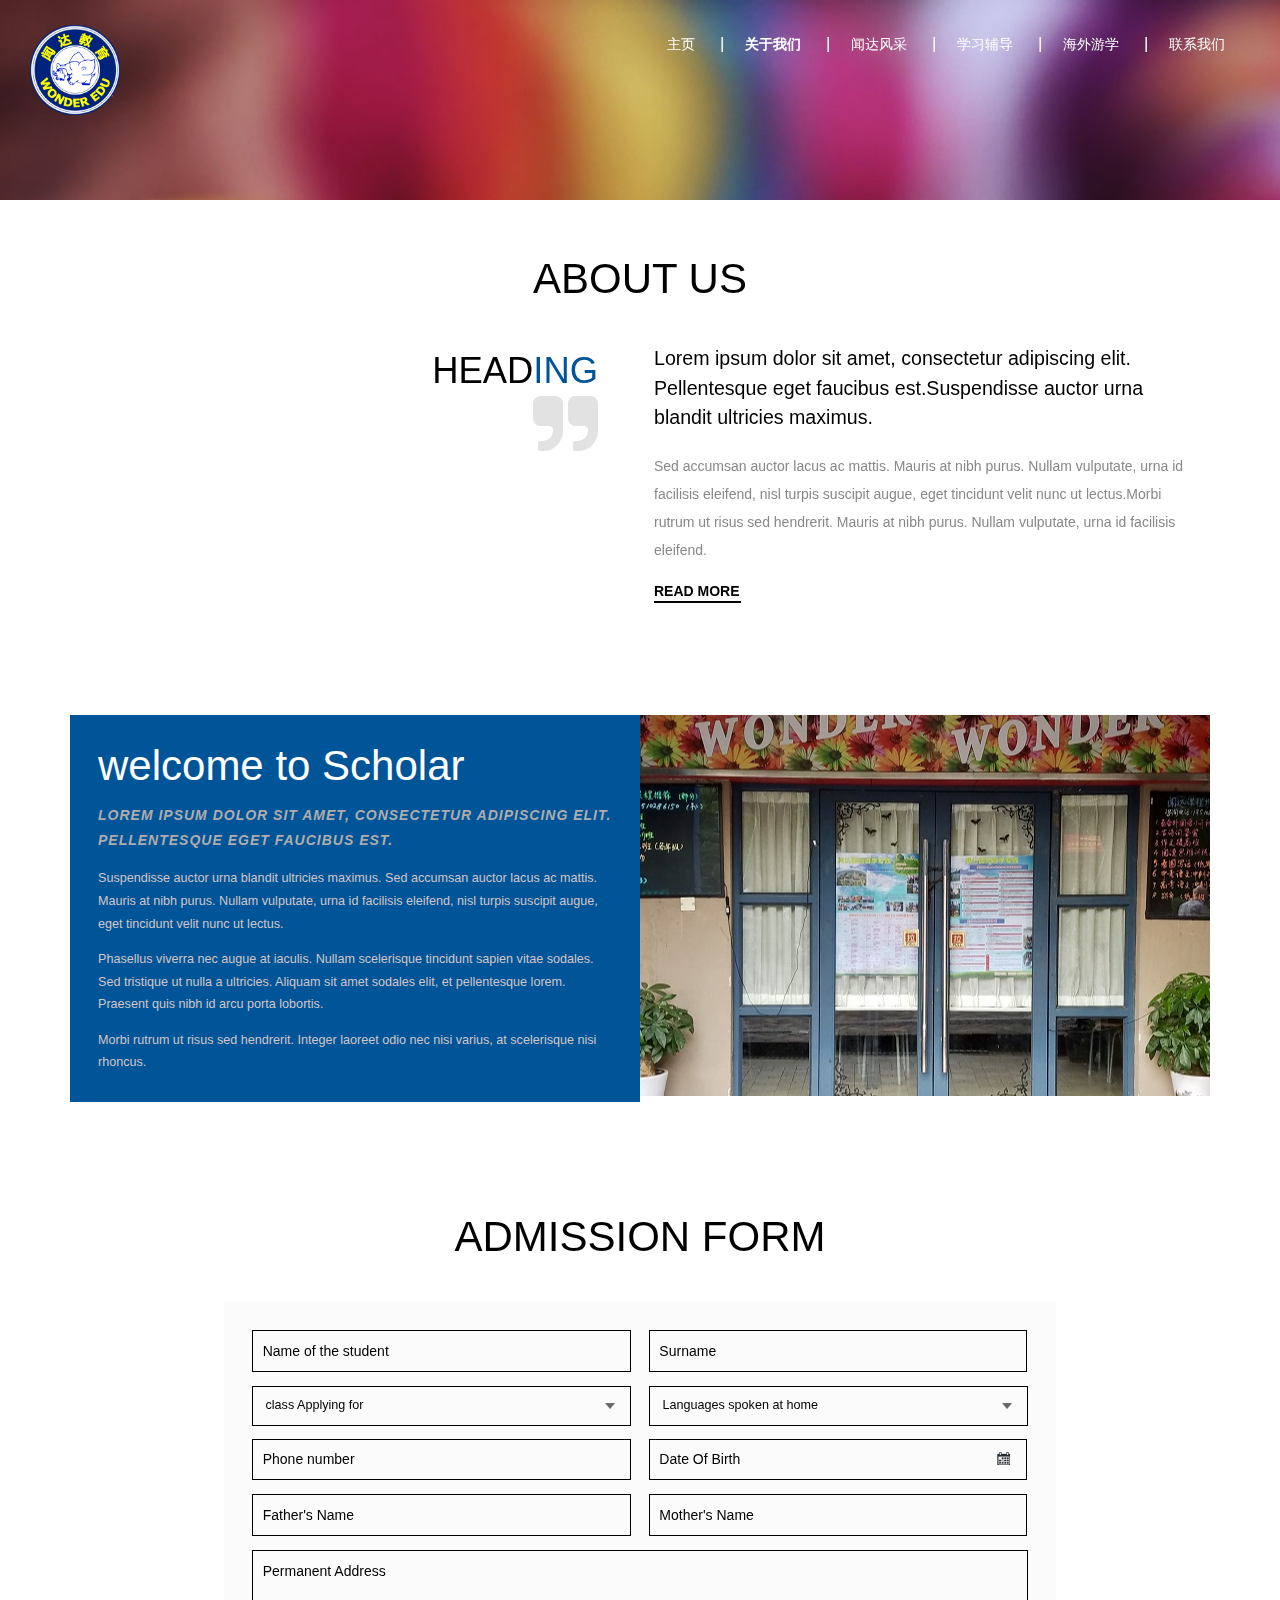
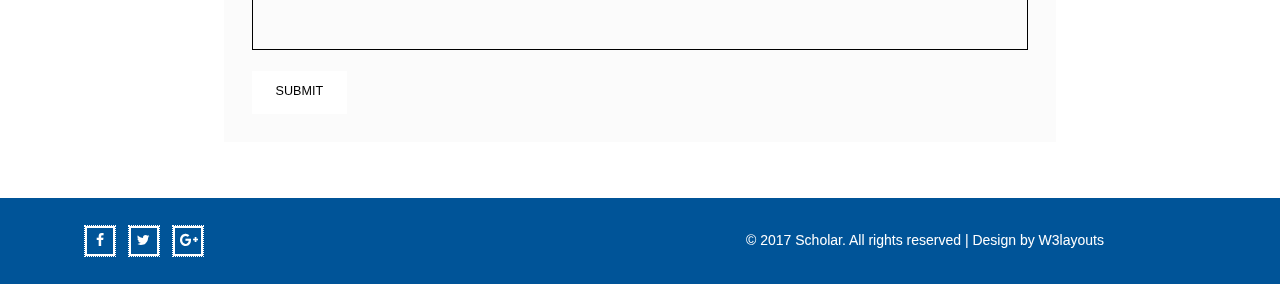
<file: html/about.html>
<!--Author: W3layouts
Author URL: http://w3layouts.com
License: Creative Commons Attribution 3.0 Unported
License URL: http://creativecommons.org/licenses/by/3.0/
-->
<!DOCTYPE HTML>
<html lang="zh">
<head>
<link rel="icon" href="images/logo.png">
<title>闻达教育</title>
<meta name="viewport" content="width=device-width, initial-scale=1">
<meta http-equiv="Content-Type" content="text/html; charset=utf-8" />
<meta name="keywords" content="Scholar Responsive web template, Bootstrap Web Templates, Flat Web Templates, Android Compatible web template, 
Smartphone Compatible web template, free webdesigns for Nokia, Samsung, LG, SonyEricsson, Motorola web design" />
<!-- css files -->
<link href="css/bootstrap.css" rel="stylesheet" type="text/css" media="all" />
<link href="css/font-awesome.css" rel="stylesheet" type="text/css" media="all" />
<link rel="stylesheet" type="text/css" href="css/set2.css" />
<link href="css/imagelightbox.css" rel="stylesheet" type="text/css">
<link href="css/style.css" rel="stylesheet" type="text/css" media="all" />
<!-- /css files -->
<!-- fonts -->
<script src="js/jquery-1.11.1.min.js"></script>
<script src="js/bootstrap.js"></script>
</head>
<body>
<!-- navigation -->
<div class="navbar-wrapper">
    <div class="container-fluid">
		<nav class="navbar navbar-inverse navbar-static-top cl-effect-5">
			<div class="container">
				<div class="navbar-header">
					<button type="button" class="navbar-toggle collapsed" data-toggle="collapse" data-target="#navbar" aria-expanded="false" aria-controls="navbar">
						<span class="sr-only">Toggle navigation</span>
						<span class="icon-bar"></span>
						<span class="icon-bar"></span>
						<span class="icon-bar"></span>
					</button>
					<a class="navbar-brand" href="index.html"><img style="width:90px;height:90px;" src="images/logo.png" alt="home" /></a>
				</div>
				<div id="navbar" class="navbar-collapse collapse">
					<ul class="nav navbar-nav navbar-right">
						<li><a href="index.html"><span data-hover="主页">主页</span></a></li>
						<li class="active"><a href="about.html"><span data-hover="关于我们">关于我们</span></a><span class="line1">|</span></li>
						<li><a href="gallery.html"><span data-hover="闻达风采">闻达风采</span></a><span class="line1">|</span></li>
						<li><a href="service.html"><span data-hover="学习辅导">学习辅导</span></a><span class="line1">|</span></li>
						<li><a href="service.html"><span data-hover="海外游学">海外游学</span></a><span class="line1">|</span></li>
						<li><a href="contact.html"><span data-hover="联系我们">联系我们</span></a><span class="line1">|</span></li>
					</ul>
				</div>
			</div>
        </nav>
	</div>
</div>	
<!-- //navigation -->
<!--//banner section starts here-->
    <!-- Slider  -->
    <div class="jarallax agile-about-bg"></div>
     <!-- /Slider  -->
<!--//banner-->
<!-- about -->
<div class="jarallax w3ls-about agile-section" id="about">
	<div class="container">
		<h3 class="agileits-title head">About us</h3>
		<div class="w3-agileits-about-grids">
			<div class="col-md-6 col-sm-6 col-xs-6 agile-about-bottom-left">
				<h3 class="agileits-title">Head<span>ing</span></h3>
				<i class="fa fa-quote-right" aria-hidden="true"></i>
			</div>
			<div class="col-md-6 col-sm-6 col-xs-6  agile-about-bottom-right">
				<h5>Lorem ipsum dolor sit amet, consectetur adipiscing elit. Pellentesque eget faucibus est.Suspendisse auctor urna blandit ultricies maximus. </h5>
				<p>Sed accumsan auctor lacus ac mattis. Mauris at nibh purus. Nullam vulputate, urna id facilisis eleifend, nisl turpis suscipit augue, eget tincidunt velit nunc ut lectus.Morbi rutrum ut risus sed hendrerit. Mauris at nibh purus. Nullam vulputate, urna id facilisis eleifend.</p>
				<div class="w3-button">
					<a href="#" data-toggle="modal" data-target="#myModal">Read More</a>
				</div>
			</div>
			<div class="clearfix"> </div>
		</div>
	</div>
</div>
<!-- about bottom-->
<div class="jarallax w3ls-about agile-section">
	<div class="container">
		<div class="w3-agileits-about-grids">
			<div class="col-md-6 agile-about-left">
				<h2 class="agileits-title">welcome to Scholar </h2>
				<h5>Lorem ipsum dolor sit amet, consectetur adipiscing elit. Pellentesque eget faucibus est.</h5>
				<p>Suspendisse auctor urna blandit ultricies maximus. Sed accumsan auctor lacus ac mattis. Mauris at nibh purus. Nullam vulputate, urna id facilisis eleifend, nisl turpis suscipit augue, eget tincidunt velit nunc ut lectus. <span>Phasellus viverra nec augue at iaculis. Nullam scelerisque tincidunt sapien vitae sodales. Sed tristique ut nulla a ultricies. Aliquam sit amet sodales elit, et pellentesque lorem. Praesent quis nibh id arcu porta lobortis.</span> Morbi rutrum ut risus sed hendrerit. Integer laoreet odio nec nisi varius, at scelerisque nisi rhoncus.</p>
			</div>
			<div class="col-md-6 agile-about-right"></div>
			<div class="clearfix"> </div>
		</div>
	</div>
</div>
<!-- //about bottom -->
<!-- //about -->
<!-- admission form -->
<div class="jarallax w3ls-about-form agile-section">
	<div class="container">
		<h3 class="agileits-title">Admission form</h3>
		<div class="about-adm-form-w3l">
			<form action="#" method="post">
				<input type="text" class="name" name="name" placeholder="Name of the student" required="">
				<input type="text" class="name" name="name" placeholder="Surname" required="">
				<div class="section_class_agileits">
					<select required>
						<option value="">class Applying for</option>
						<option value="2">V</option>
						<option value="3">VI</option>
						<option value="4">VII</option>
						<option value="5">IX</option>
						<option value="5">X</option>
					</select>
				</div>	
				<div class="section_class_agileits s2">
					<select required>
						<option value="">Languages spoken at home</option>
						<option value="2">English</option>
						<option value="3">Hindi</option>
						<option value="4">Bengali</option>
					</select>
				</div>	
				<div class="clearfix"></div>
				<input type="text" class="name" name="name" placeholder="Phone number" required="">
				<input placeholder="Date Of Birth" class="date" id="datepicker" type="text" value="" onfocus="this.value = '';" onblur="if (this.value == '') {this.value = '';}" required=""/>
				<input type="text" class="name" name="name" placeholder="Father's Name" required="">
				<input type="text" class="name" name="name" placeholder="Mother's Name" required="">
				<textarea placeholder="Permanent Address" required=""></textarea>
				<input type="submit" value="SUBMIT">
			</form>
		</div>
	</div>
</div>	
<!--start-date-piker-->
		<link rel="stylesheet" href="css/jquery-ui.css" />
		<script src="js/jquery-ui.js"></script>
			<script>
				$(function() {
				$( "#datepicker,#datepicker1" ).datepicker();
				});
			</script>
<!-- /End-date-piker -->	
<!-- //admission form -->
<!-- Tooltip -->
<div class="tooltip-content">
	<div class="modal fade features-modal" id="myModal" tabindex="-1" role="dialog" aria-hidden="true">
		<div class="modal-dialog modal-md">
			<div class="modal-content">
				<div class="modal-header">
					<button type="button" class="close" data-dismiss="modal" aria-hidden="true">&times;</button>
					<h2 class="modal-title">Scholar </h2>
				</div>
				<div class="modal-body">
					<img src="images/a2.jpg" class="img-responsive" alt="image">
					<p>Fusce et congue nibh, ut ullamcorper magna. Donec ac massa tincidunt, fringilla sapien vel, tempus massa. Vestibulum felis leo, tincidunt sit amet tristique accumsan. In vitae dapibus metus. Donec nec massa non nulla mattis aliquam egestas et mi.</p>
				</div>
			</div>
		</div>
	</div>
</div>
<!-- //Tooltip -->
<!-- footer -->
<div class="agileits_w3layouts-footer">
	<div class="container">
		<div class="agileinfo-footer">
			<div class="col-md-6 col-sm-6 social-icons">
				<ul>
					<li><a href="#" class="fa fa-facebook icon-border facebook"> </a></li>
					<li><a href="#" class="fa fa-twitter  icon-border twitter"> </a></li>
					<li><a href="#" class="fa fa-google-plus  icon-border googleplus"> </a></li>
				</ul>
			</div>
			<div class="col-md-6 col-sm-6 w3_agile-copyright text-center">
				<p>© 2017 Scholar. All rights reserved | Design by <a href="//w3layouts.com/">W3layouts</a></p>
			</div>
		</div>
	</div>
</div>
<!-- //footer -->
<script src="js/imagelightbox.js"></script>
<script src="js/jarallax.js"></script>
<script src="js/SmoothScroll.min.js"></script>
<script type="text/javascript">
	/* init Jarallax */
	$('.jarallax').jarallax({
		speed: 0.5,
		imgWidth: 1366,
		imgHeight: 768
	})
</script>
<!-- here starts scrolling icon -->
		<script type="text/javascript">
			$(document).ready(function() {
				/*
					var defaults = {
					containerID: 'toTop', // fading element id
					containerHoverID: 'toTopHover', // fading element hover id
					scrollSpeed: 1200,
					easingType: 'linear' 
					};
				*/
										
				$().UItoTop({ easingType: 'easeOutQuart' });
									
				});
		</script>
		
		<!-- start-smoth-scrolling -->
		<script type="text/javascript" src="js/move-top.js"></script>
		<script type="text/javascript" src="js/easing.js"></script>
		<script type="text/javascript">
			jQuery(document).ready(function($) {
				$(".scroll").click(function(event){		
					event.preventDefault();
					$('html,body').animate({scrollTop:$(this.hash).offset().top},1000);
				});
			});
		</script>
		<!-- /ends-smoth-scrolling -->
	<!-- //here ends scrolling icon -->
</body>
</html>
</file>
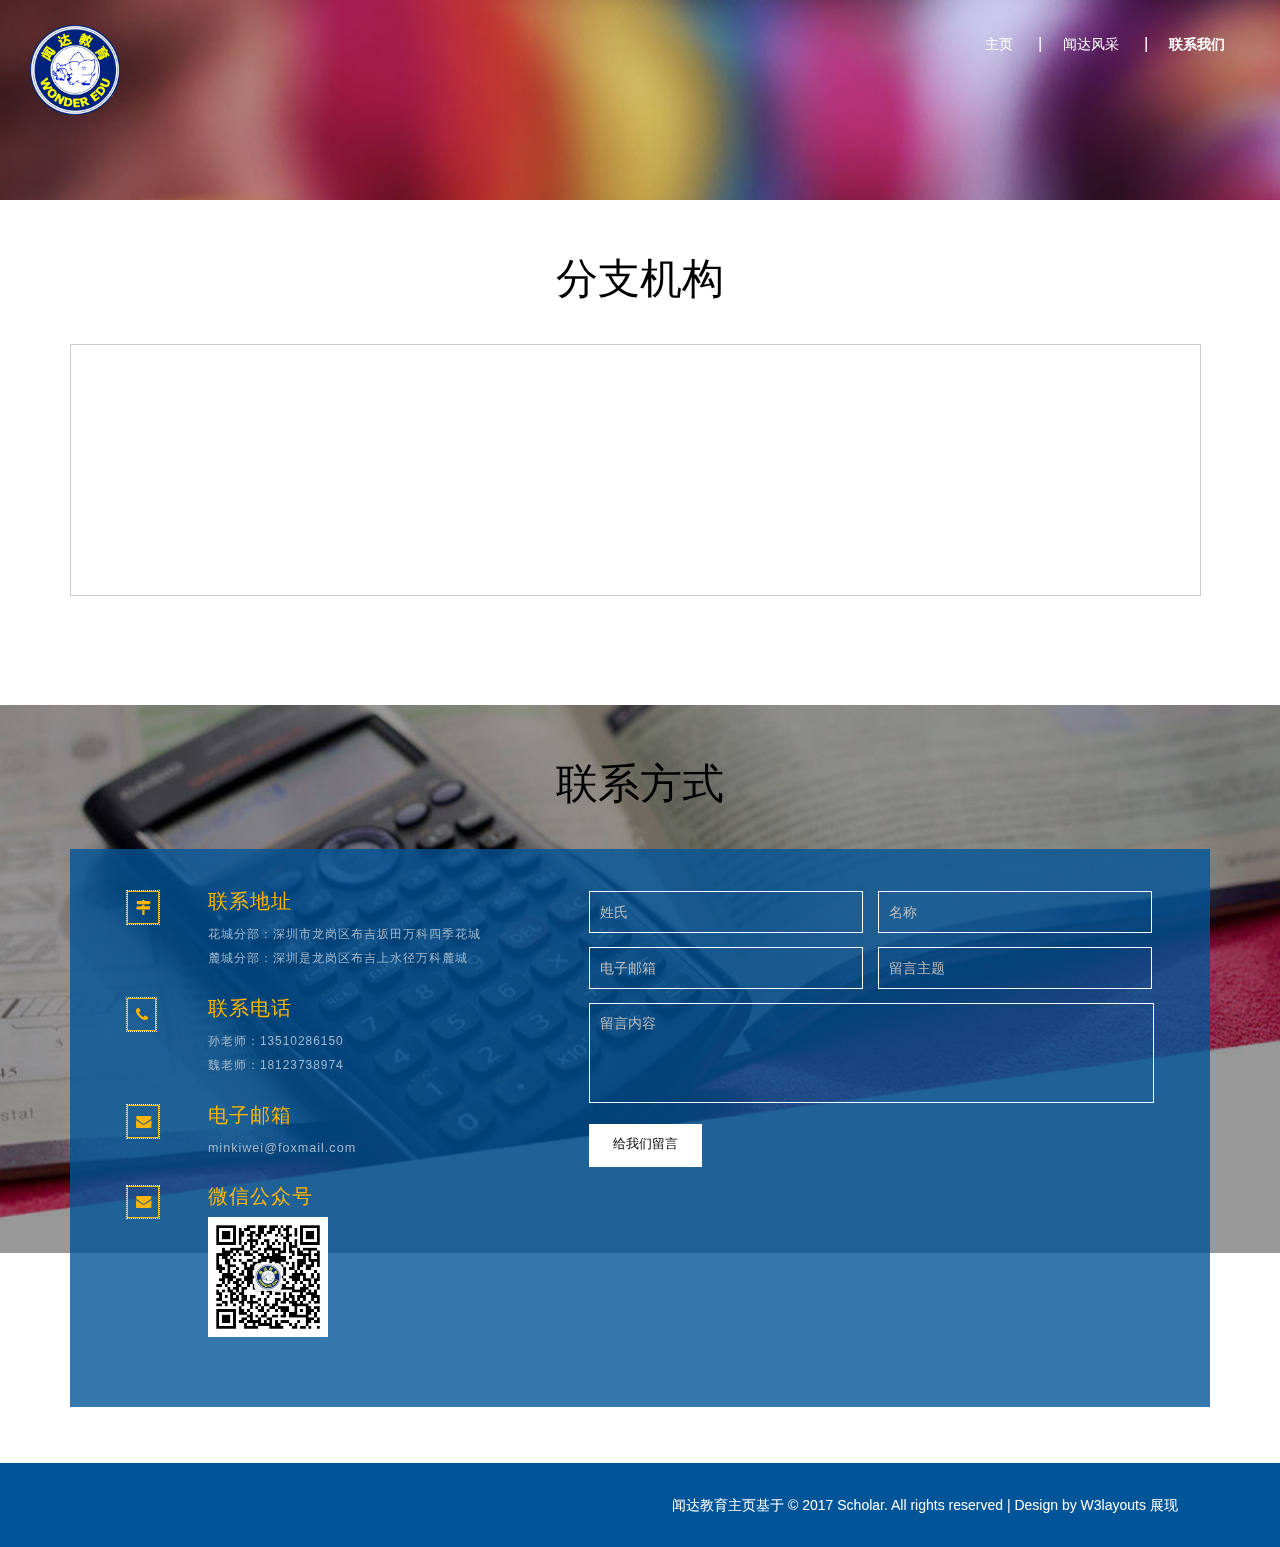
<file: html/contact.html>
<!--Author: W3layouts
Author URL: http://w3layouts.com
License: Creative Commons Attribution 3.0 Unported
License URL: http://creativecommons.org/licenses/by/3.0/
-->
<!DOCTYPE HTML>
<html lang="zh">
<head>
<link rel="icon" href="images/logo.png">
<title>闻达教育</title>
<meta name="viewport" content="width=device-width, initial-scale=1">
<meta http-equiv="Content-Type" content="text/html; charset=utf-8" />
<meta name="keywords" content="Scholar Responsive web template, Bootstrap Web Templates, Flat Web Templates, Android Compatible web template, 
Smartphone Compatible web template, free webdesigns for Nokia, Samsung, LG, SonyEricsson, Motorola web design" />
<!-- css files -->
<link href="css/bootstrap.css" rel="stylesheet" type="text/css" media="all" />
<link href="css/font-awesome.css" rel="stylesheet" type="text/css" media="all" />
<link rel="stylesheet" type="text/css" href="css/set2.css" />
<link href="css/imagelightbox.css" rel="stylesheet" type="text/css">
<link href="css/style.css" rel="stylesheet" type="text/css" media="all" />
<!-- /css files -->
<!-- fonts -->
<script src="js/jquery-1.11.1.min.js"></script>
<script src="js/bootstrap.js"></script>
</head>
<body>
<!-- navigation -->
<div class="navbar-wrapper">
    <div class="container-fluid">
		<nav class="navbar navbar-inverse navbar-static-top cl-effect-5">
			<div class="container">
				<div class="navbar-header">
					<button type="button" class="navbar-toggle collapsed" data-toggle="collapse" data-target="#navbar" aria-expanded="false" aria-controls="navbar">
						<span class="sr-only">Toggle navigation</span>
						<span class="icon-bar"></span>
						<span class="icon-bar"></span>
						<span class="icon-bar"></span>
					</button>
					<a class="navbar-brand" href="index.html"><img style="width:90px;height:90px;" src="images/logo.png" alt="home" /></a>
				</div>
				<div id="navbar" class="navbar-collapse collapse">
					<ul class="nav navbar-nav navbar-right">
						<li><a href="index.html"><span data-hover="主页">主页</span></a></li>
						<li><a href="gallery.html"><span data-hover="闻达风采">闻达风采</span></a><span class="line1">|</span></li>
						<li class="active"><a href="contact.html"><span data-hover="联系我们">联系我们</span></a><span class="line1">|</span></li>
					</ul>
				</div>
			</div>
        </nav>
	</div>
</div>	
<!-- //navigation -->
<!--//banner section starts here-->
    <!-- Slider  -->
    <div class="jarallax agile-about-bg"></div>
     <!-- /Slider  -->
<!--//banner-->
<!-- map -->
<div class="jarallax agileits_w3layouts-map agile-section">
	<div class="container">
		<h3 class="agileits-title">分支机构</h3>
		<iframe src="map.html" style="border:0" allowfullscreen></iframe>
	</div>
</div>
<!-- //map -->
<!-- contact -->
<div class="jarallax agileits-contact agile-section" id="contact">
	<div class="container">
		<h3 class="agileits-title">联系方式</h3>
		<div class="w3agile-contact">
			<div class="col-md-5 col-sm-5 col-xs-6 w3_agileits-contact-left">
				<div class="wthree-address">
					<div class="col-md-2 col-sm-1 col-xs-1 agile-icon">
						<span class="fa fa-map-signs" aria-hidden="true"></span>
					</div>
					<div class="col-md-10 col-sm-11 col-xs-11 w3_agile-contact-text">
						<h5>联系地址</h5>
						<p>花城分部：深圳市龙岗区布吉坂田万科四季花城</p>
						<p>麓城分部：深圳是龙岗区布吉上水径万科麓城</p>
					</div>
					<div class="clearfix"></div>
				</div>	
				<div class="wthree-address">
					<div class="col-md-2 col-sm-1 col-xs-1 agile-icon">
						<span class="fa fa-phone" aria-hidden="true"></span>
					</div>	
					<div class="col-md-10 col-sm-11 col-xs-11 w3_agile-contact-text">
						<h5>联系电话</h5>
						<p>孙老师：13510286150</p>
						<p>魏老师：18123738974</p>
					</div>
					<div class="clearfix"></div>
				</div>
				<div class="wthree-address">
					<div class="col-md-2 col-sm-1 col-xs-1 agile-icon">
							<span class="fa fa-envelope" aria-hidden="true"></span>
					</div>	
					<div class="col-md-10 col-sm-11 col-xs-11  w3_agile-contact-text">
						<h5>电子邮箱</h5>
						<a href="mailto:info@example.com">minkiwei@foxmail.com</a>
					</div>
					<div class="clearfix"></div>
				</div>	
				<div class="wthree-address">
					<div class="col-md-2 col-sm-1 col-xs-1 agile-icon">
							<span class="fa fa-envelope" aria-hidden="true"></span>
					</div>
					<div class="col-md-10 col-sm-11 col-xs-11  w3_agile-contact-text">
						<h5>微信公众号</h5>
						<img style="width:120px;height:120px;" src="images/qr.jpg" alt="home" />
					</div>
					<div class="clearfix"></div>
				</div>			
				<div class="clearfix"></div>
			</div>
			<div class="col-md-7 col-sm-7 col-xs-6 contact-right-w3l">
				<form action="#" method="post">
					<input type="text" class="name" name="name" placeholder="姓氏" required="">
					<input type="text" class="name" name="name" placeholder="名称" required="">
					<input type="email" class="name" name="name" placeholder="电子邮箱" required="">
					<input type="text" class="name" name="name" placeholder="留言主题" required="">
					<textarea placeholder="留言内容" required=""></textarea>
					<input type="submit" value="给我们留言">
				</form>
			</div>
			<div class="clearfix"></div>
		</div>
	</div>	
</div>
<!-- //contact -->
<!-- footer -->
<div class="agileits_w3layouts-footer">
	<div class="container">
		<div class="agileinfo-footer">
			<div class="col-md-6 col-sm-6 social-icons">
			</div>
			<div class="col-md-6 col-sm-6 w3_agile-copyright text-center">
				<p>闻达教育主页基于 © 2017 Scholar. All rights reserved | Design by <a href="//w3layouts.com/">W3layouts</a> 展现</p>
			</div>
		</div>
	</div>
</div>
<!-- //footer -->
<script src="js/jarallax.js"></script>
<script src="js/SmoothScroll.min.js"></script>
<script type="text/javascript">
	/* init Jarallax */
	$('.jarallax').jarallax({
		speed: 0.5,
		imgWidth: 1366,
		imgHeight: 768
	})
</script>
<!-- here starts scrolling icon -->
		<script type="text/javascript">
			$(document).ready(function() {
				/*
					var defaults = {
					containerID: 'toTop', // fading element id
					containerHoverID: 'toTopHover', // fading element hover id
					scrollSpeed: 1200,
					easingType: 'linear' 
					};
				*/
										
				$().UItoTop({ easingType: 'easeOutQuart' });
									
				});
		</script>
		
		<!-- start-smoth-scrolling -->
		<script type="text/javascript" src="js/move-top.js"></script>
		<script type="text/javascript" src="js/easing.js"></script>
		<script type="text/javascript">
			jQuery(document).ready(function($) {
				$(".scroll").click(function(event){		
					event.preventDefault();
					$('html,body').animate({scrollTop:$(this.hash).offset().top},1000);
				});
			});
		</script>
		<!-- /ends-smoth-scrolling -->
	<!-- //here ends scrolling icon -->
</body>
</html>
</file>
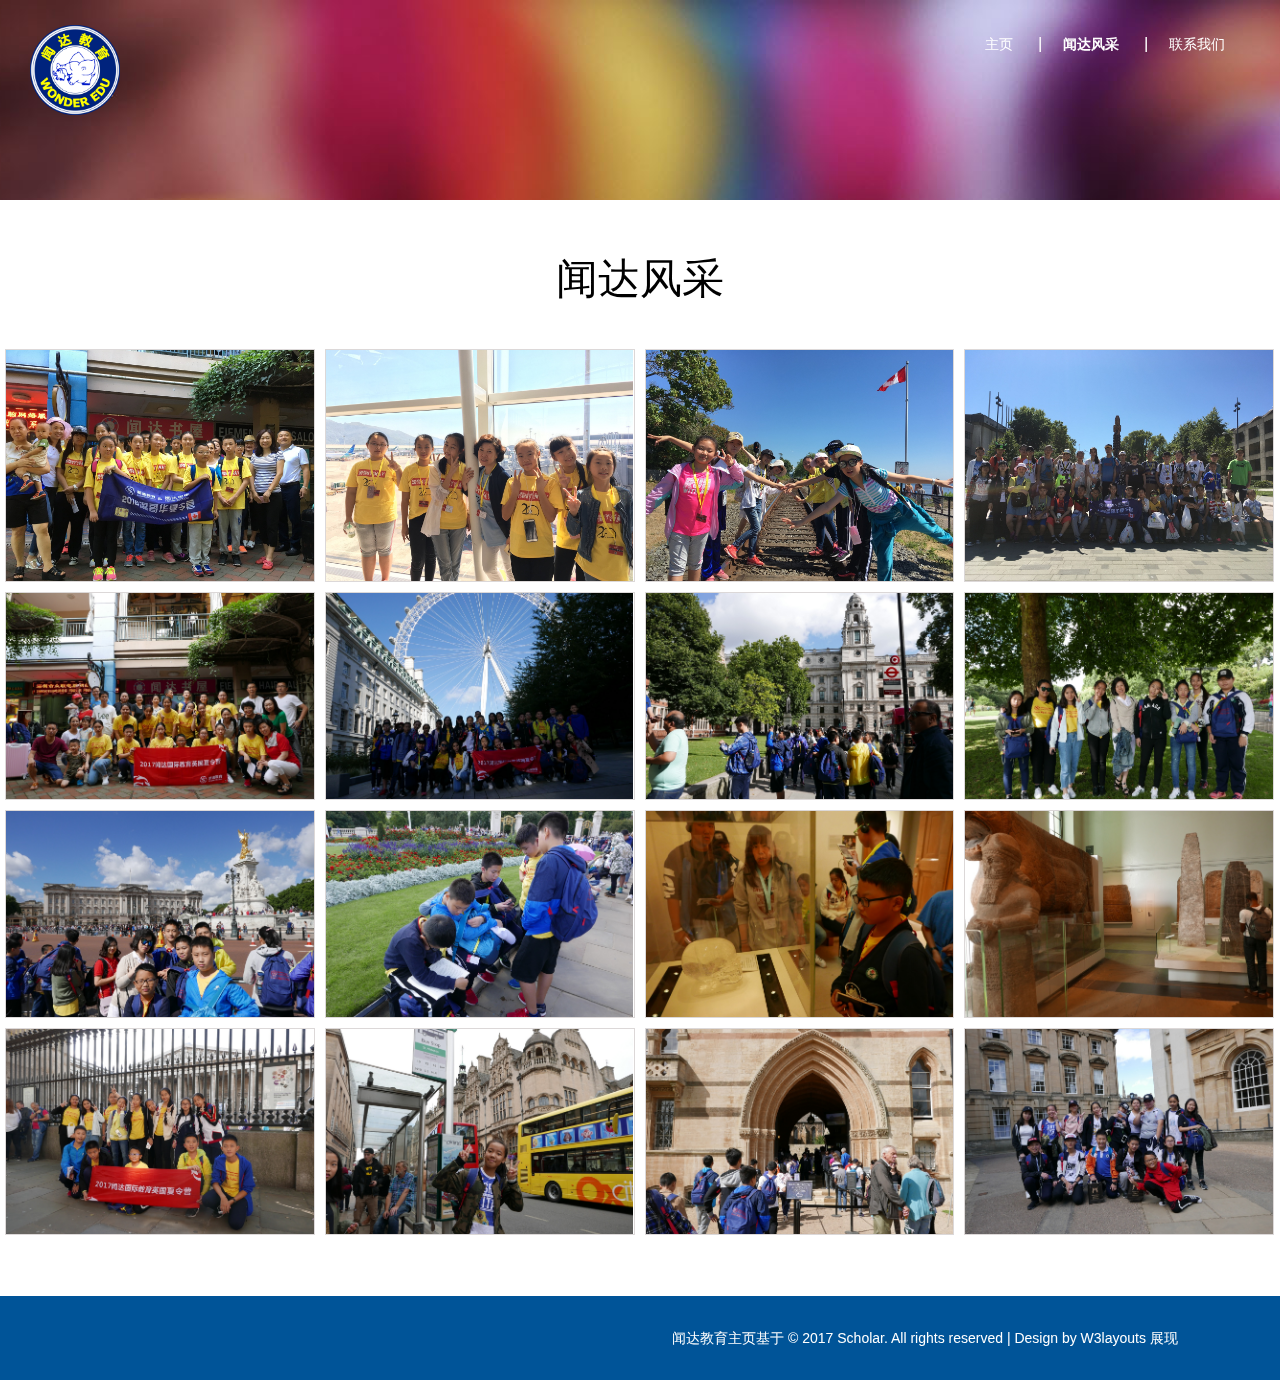
<file: html/gallery.html>
<!--Author: W3layouts
Author URL: http://w3layouts.com
License: Creative Commons Attribution 3.0 Unported
License URL: http://creativecommons.org/licenses/by/3.0/
-->
<!DOCTYPE HTML>
<html lang="zh">
<head>
<link rel="icon" href="images/logo.png">
<title>闻达教育</title>
<meta name="viewport" content="width=device-width, initial-scale=1">
<meta http-equiv="Content-Type" content="text/html; charset=utf-8" />
<meta name="keywords" content="Scholar Responsive web template, Bootstrap Web Templates, Flat Web Templates, Android Compatible web template, 
Smartphone Compatible web template, free webdesigns for Nokia, Samsung, LG, SonyEricsson, Motorola web design" />
<!-- css files -->
<link href="css/bootstrap.css" rel="stylesheet" type="text/css" media="all" />
<link href="css/font-awesome.css" rel="stylesheet" type="text/css" media="all" />
<link rel="stylesheet" type="text/css" href="css/set2.css" />
<link href="css/imagelightbox.css" rel="stylesheet" type="text/css">
<link href="css/style.css" rel="stylesheet" type="text/css" media="all" />
<!-- /css files -->
<!-- fonts -->
<script src="js/jquery-1.11.1.min.js"></script>
<script src="js/bootstrap.js"></script>
</head>
<body>
<!-- navigation -->
<div class="navbar-wrapper">
    <div class="container-fluid">
		<nav class="navbar navbar-inverse navbar-static-top cl-effect-5">
			<div class="container">
				<div class="navbar-header">
					<button type="button" class="navbar-toggle collapsed" data-toggle="collapse" data-target="#navbar" aria-expanded="false" aria-controls="navbar">
						<span class="sr-only">Toggle navigation</span>
						<span class="icon-bar"></span>
						<span class="icon-bar"></span>
						<span class="icon-bar"></span>
					</button>
					<a class="navbar-brand" href="index.html"><img style="width:90px;height:90px;" src="images/logo.png" alt="home" /></a>
				</div>
				<div id="navbar" class="navbar-collapse collapse">
					<ul class="nav navbar-nav navbar-right">
						<li><a href="index.html"><span data-hover="主页">主页</span></a></li>
						<li class="active"><a href="gallery.html"><span data-hover="闻达风采">闻达风采</span></a><span class="line1">|</span></li>
						<li><a href="contact.html"><span data-hover="联系我们">联系我们</span></a><span class="line1">|</span></li>
					</ul>
				</div>
			</div>
        </nav>
	</div>
</div>	
<!-- //navigation -->
<!--//banner section starts here-->
    <!-- Slider  -->
    <div class="jarallax agile-about-bg"></div>
     <!-- /Slider  -->
<!--//banner-->
<!-- gallery -->
<div class="jarallax w3ls-gallery agile-section" id="gallery">
	<h3 class="agileits-title">闻达风采</h3>
	<ul class="w3l-grid">
		<li class="col-xs-3"><a href="images/gallery/1.JPG" data-imagelightbox="g" data-ilb2-caption=""><img src="images/gallery/1.JPG" class="img-responsive" alt="gallery"></a></li>
		<li class="col-xs-3"><a href="images/gallery/2.JPG" data-imagelightbox="g" data-ilb2-caption=""><img src="images/gallery/2.JPG" class="img-responsive" alt="gallery"></a></li>
		<li class="col-xs-3"><a href="images/gallery/3.JPG" data-imagelightbox="g" data-ilb2-caption=""><img src="images/gallery/3.JPG" class="img-responsive" alt="gallery"></a></li>
		<li class="col-xs-3"><a href="images/gallery/4.JPG" data-imagelightbox="g" data-ilb2-caption=""><img src="images/gallery/4.JPG" class="img-responsive" alt="gallery"></a></li>
		<li class="col-xs-3"><a href="images/gallery/5.JPG" data-imagelightbox="g" data-ilb2-caption=""><img src="images/gallery/5.JPG" class="img-responsive" alt="gallery"></a></li>
		<li class="col-xs-3"><a href="images/gallery/6.JPG" data-imagelightbox="g" data-ilb2-caption=""><img src="images/gallery/6.JPG" class="img-responsive" alt="gallery"></a></li>
		<li class="col-xs-3"><a href="images/gallery/7.JPG" data-imagelightbox="g" data-ilb2-caption=""><img src="images/gallery/7.JPG" class="img-responsive" alt="gallery"></a></li>
		<li class="col-xs-3"><a href="images/gallery/8.JPG" data-imagelightbox="g" data-ilb2-caption=""><img src="images/gallery/8.JPG" class="img-responsive" alt="gallery"></a></li>
		<li class="col-xs-3"><a href="images/gallery/9.JPG" data-imagelightbox="g" data-ilb2-caption=""><img src="images/gallery/9.JPG" class="img-responsive" alt="gallery"></a></li>
		<li class="col-xs-3"><a href="images/gallery/10.JPG" data-imagelightbox="g" data-ilb2-caption=""><img src="images/gallery/10.JPG" class="img-responsive" alt="gallery"></a></li>
		<li class="col-xs-3"><a href="images/gallery/11.JPG" data-imagelightbox="g" data-ilb2-caption=""><img src="images/gallery/11.JPG" class="img-responsive" alt="gallery"></a></li>
		<li class="col-xs-3"><a href="images/gallery/12.JPG" data-imagelightbox="g" data-ilb2-caption=""><img src="images/gallery/12.JPG" class="img-responsive" alt="gallery"></a></li>
		<li class="col-xs-3"><a href="images/gallery/13.JPG" data-imagelightbox="g" data-ilb2-caption=""><img src="images/gallery/13.JPG" class="img-responsive" alt="gallery"></a></li>
		<li class="col-xs-3"><a href="images/gallery/14.JPG" data-imagelightbox="g" data-ilb2-caption=""><img src="images/gallery/14.JPG" class="img-responsive" alt="gallery"></a></li>
		<li class="col-xs-3"><a href="images/gallery/15.JPG" data-imagelightbox="g" data-ilb2-caption=""><img src="images/gallery/15.JPG" class="img-responsive" alt="gallery"></a></li>
		<li class="col-xs-3"><a href="images/gallery/16.JPG" data-imagelightbox="g" data-ilb2-caption=""><img src="images/gallery/16.JPG" class="img-responsive" alt="gallery"></a></li>
	</ul>
	<div class="clearfix"></div>
</div>
<!-- //gallery -->
<!-- footer -->
<div class="agileits_w3layouts-footer">
	<div class="container">
		<div class="agileinfo-footer">
			<div class="col-md-6 col-sm-6 social-icons">
			</div>
			<div class="col-md-6 col-sm-6 w3_agile-copyright text-center">
				<p>闻达教育主页基于 © 2017 Scholar. All rights reserved | Design by <a href="//w3layouts.com/">W3layouts</a> 展现</p>
			</div>
		</div>
	</div>
</div>
<!-- //footer -->
<script src="js/imagelightbox.js"></script>
<script>
$('a[data-imagelightbox="g"]').imageLightbox({
        activity: true,
        arrows: true,
        button: true,
        caption: true,
        navigation: true,
        overlay: true,
        quitOnDocClick: false,
        selector: 'a[data-imagelightbox="f"]'
    });
</script>
<script src="js/jarallax.js"></script>
<script src="js/SmoothScroll.min.js"></script>
<script type="text/javascript">
	/* init Jarallax */
	$('.jarallax').jarallax({
		speed: 0.5,
		imgWidth: 1366,
		imgHeight: 768
	})
</script>
<!-- here starts scrolling icon -->
		<script type="text/javascript">
			$(document).ready(function() {
				/*
					var defaults = {
					containerID: 'toTop', // fading element id
					containerHoverID: 'toTopHover', // fading element hover id
					scrollSpeed: 1200,
					easingType: 'linear' 
					};
				*/
										
				$().UItoTop({ easingType: 'easeOutQuart' });
									
				});
		</script>
		
		<!-- start-smoth-scrolling -->
		<script type="text/javascript" src="js/move-top.js"></script>
		<script type="text/javascript" src="js/easing.js"></script>
		<script type="text/javascript">
			jQuery(document).ready(function($) {
				$(".scroll").click(function(event){		
					event.preventDefault();
					$('html,body').animate({scrollTop:$(this.hash).offset().top},1000);
				});
			});
		</script>
		<!-- /ends-smoth-scrolling -->
	<!-- //here ends scrolling icon -->
</body>
</html>
</file>
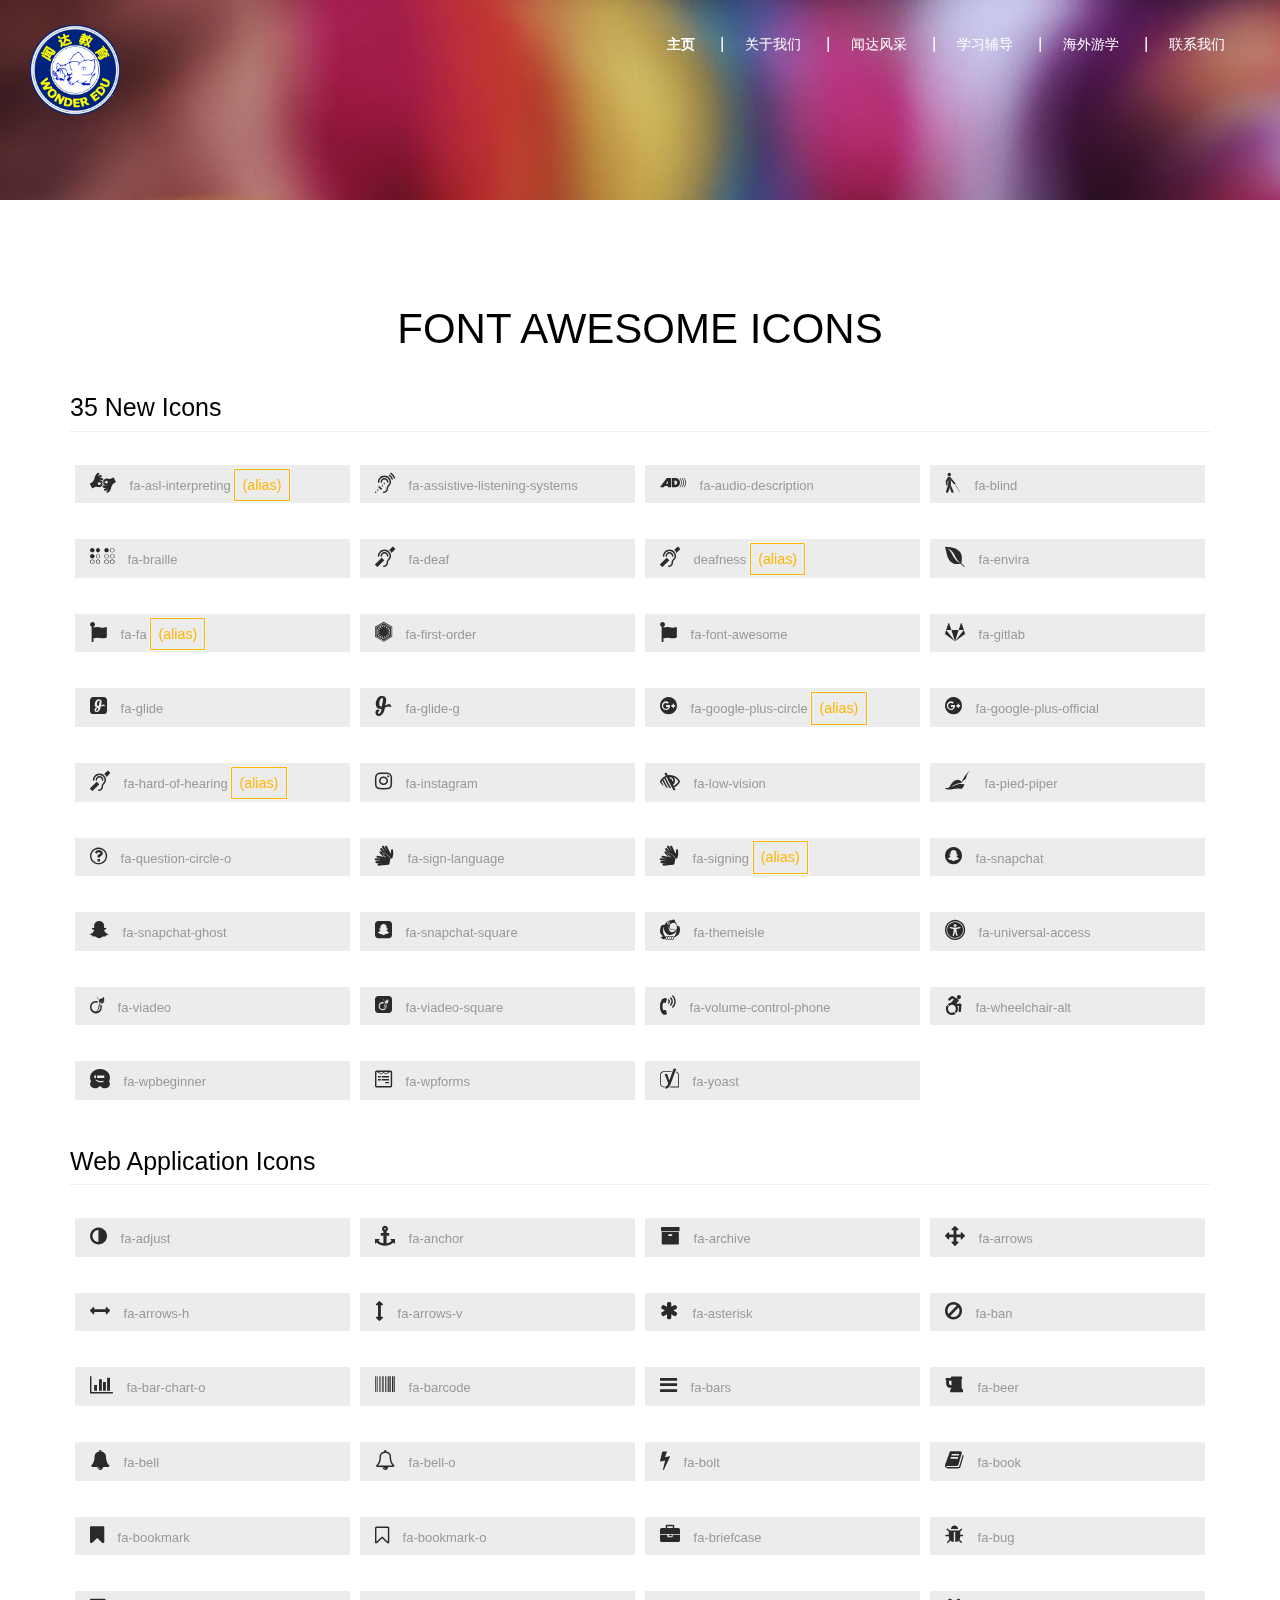
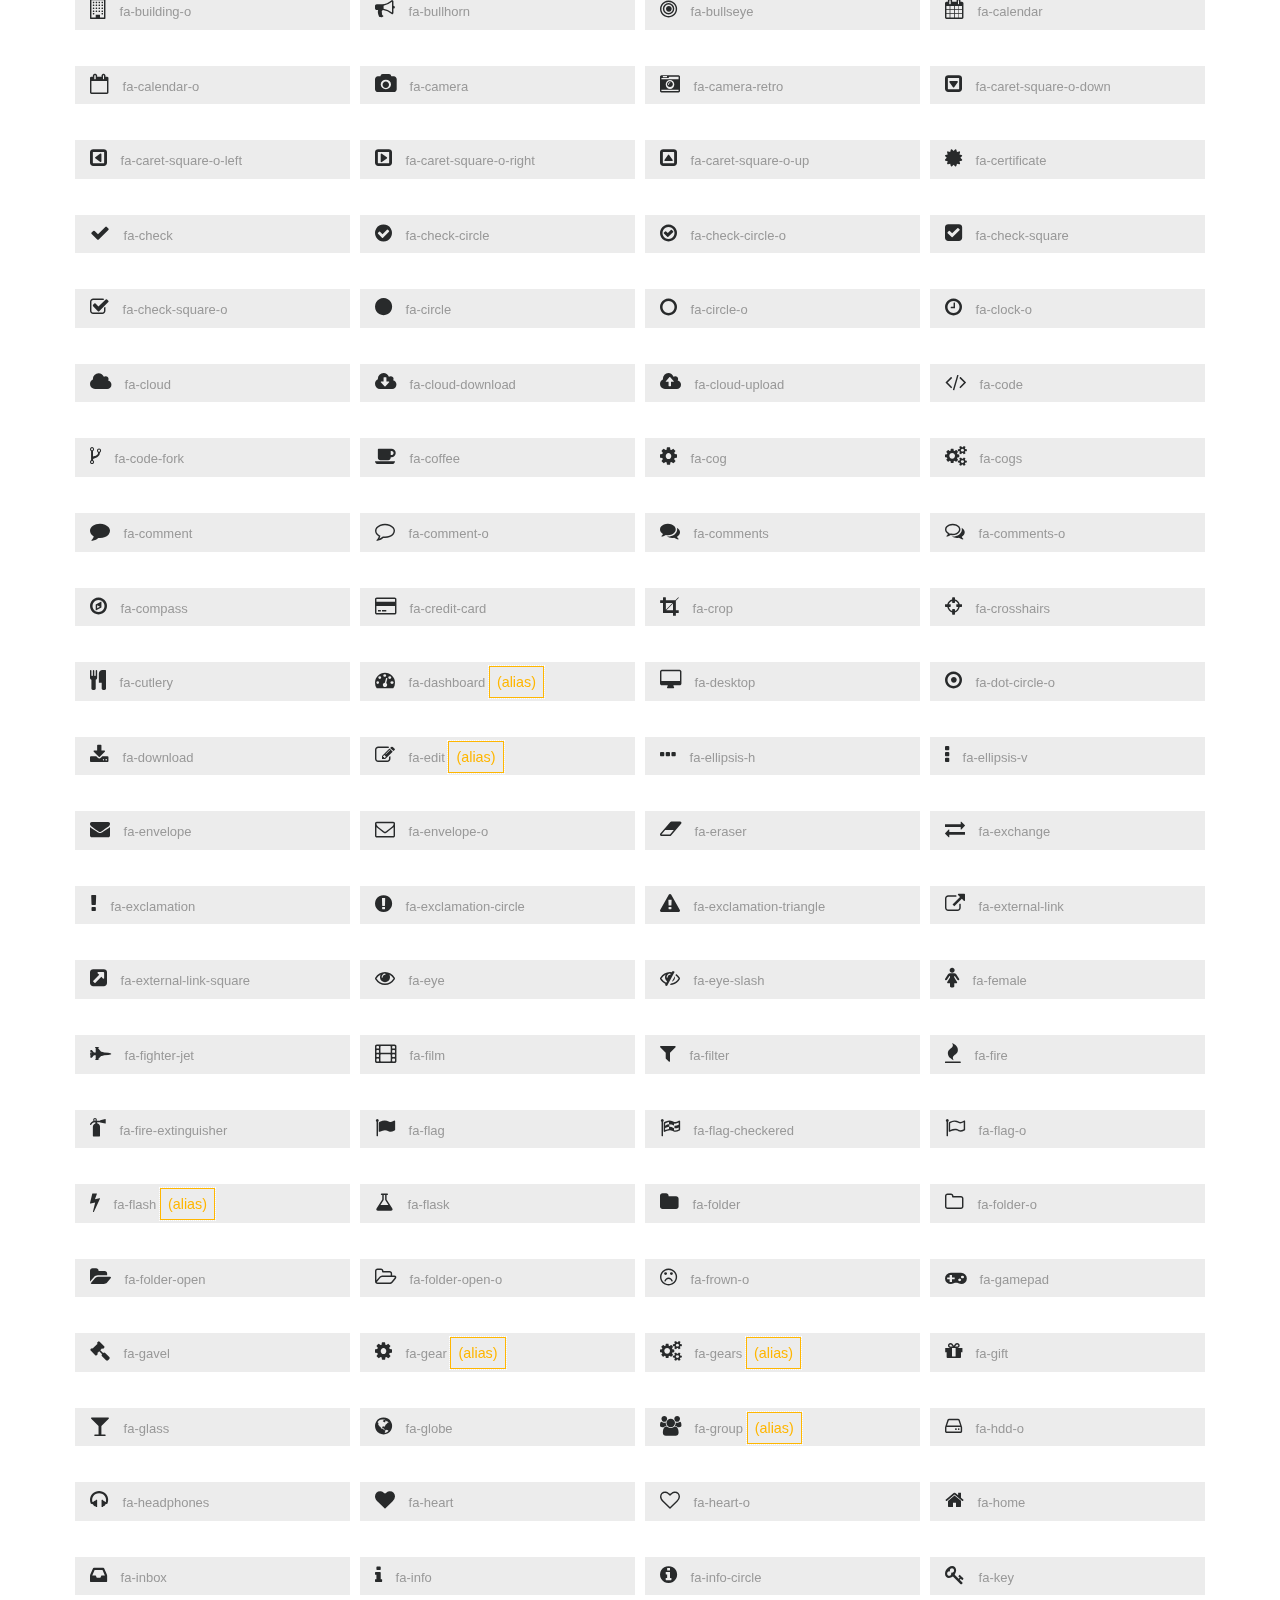
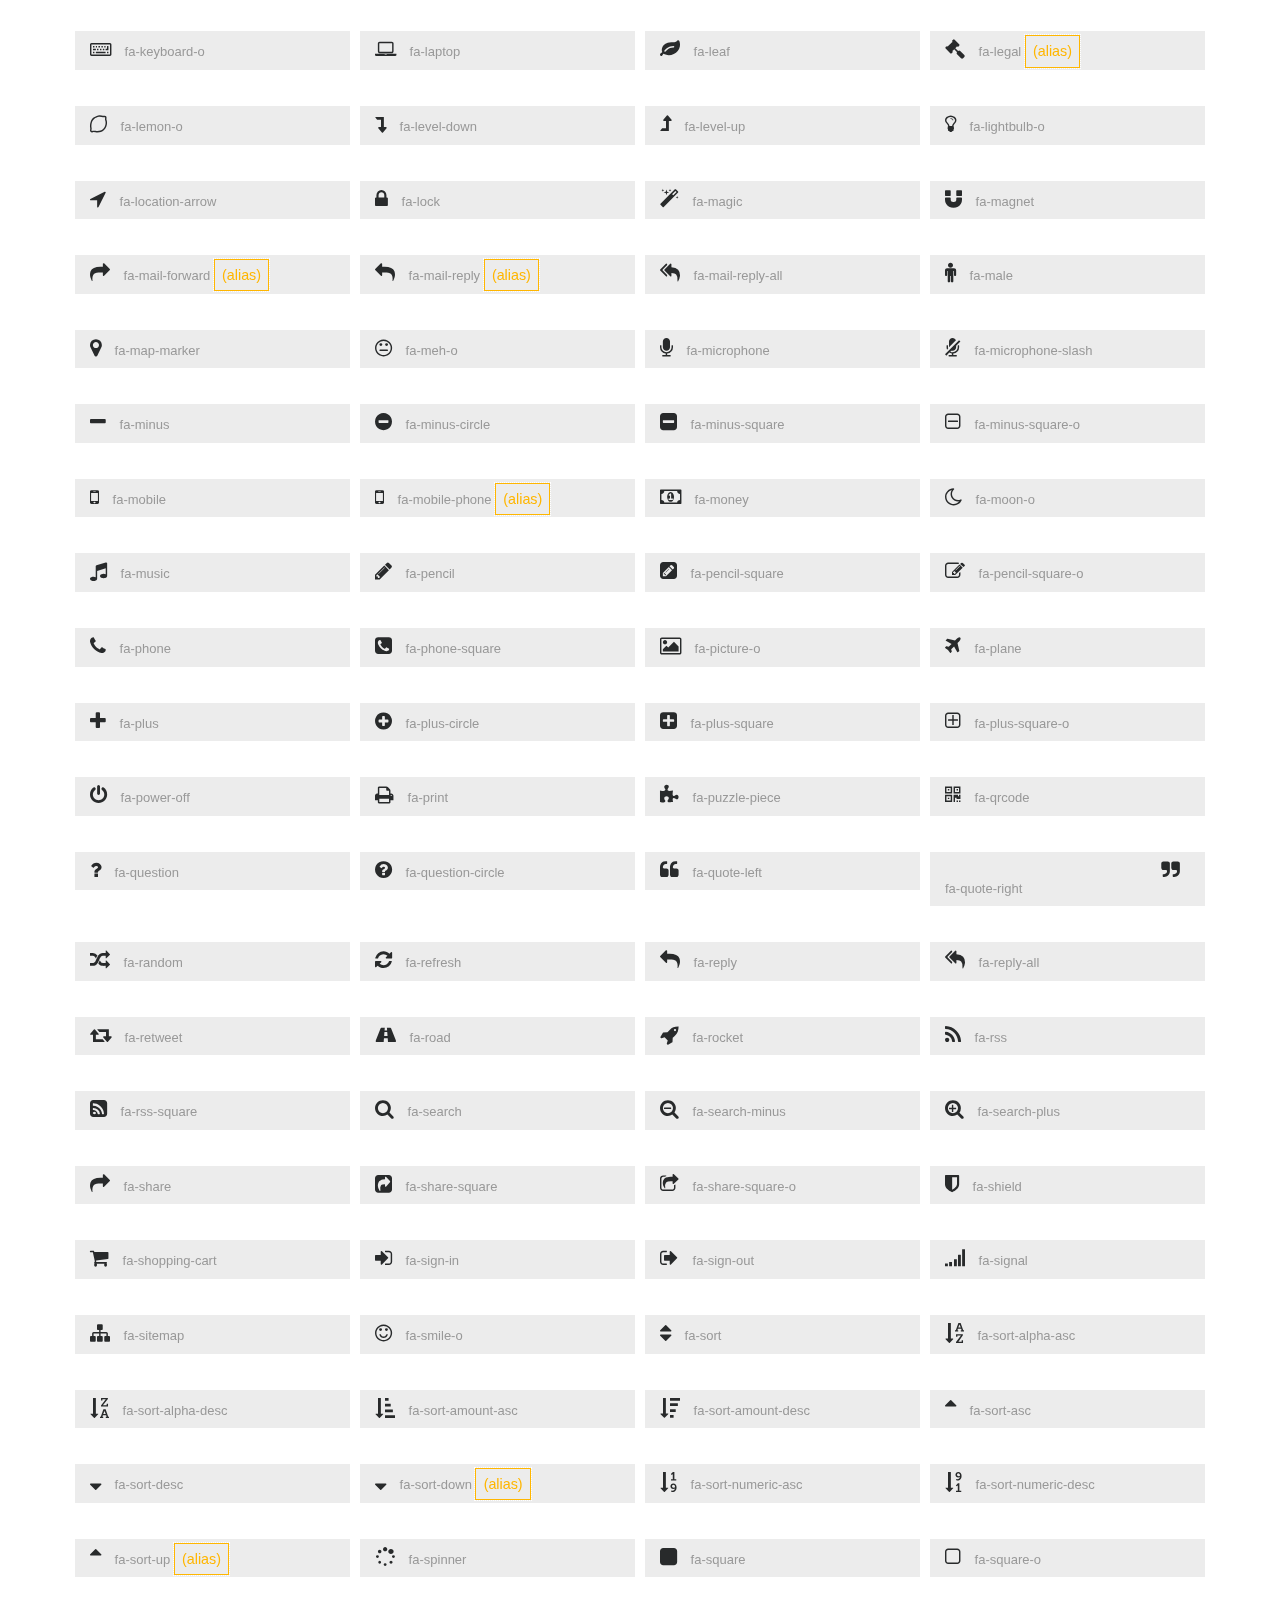
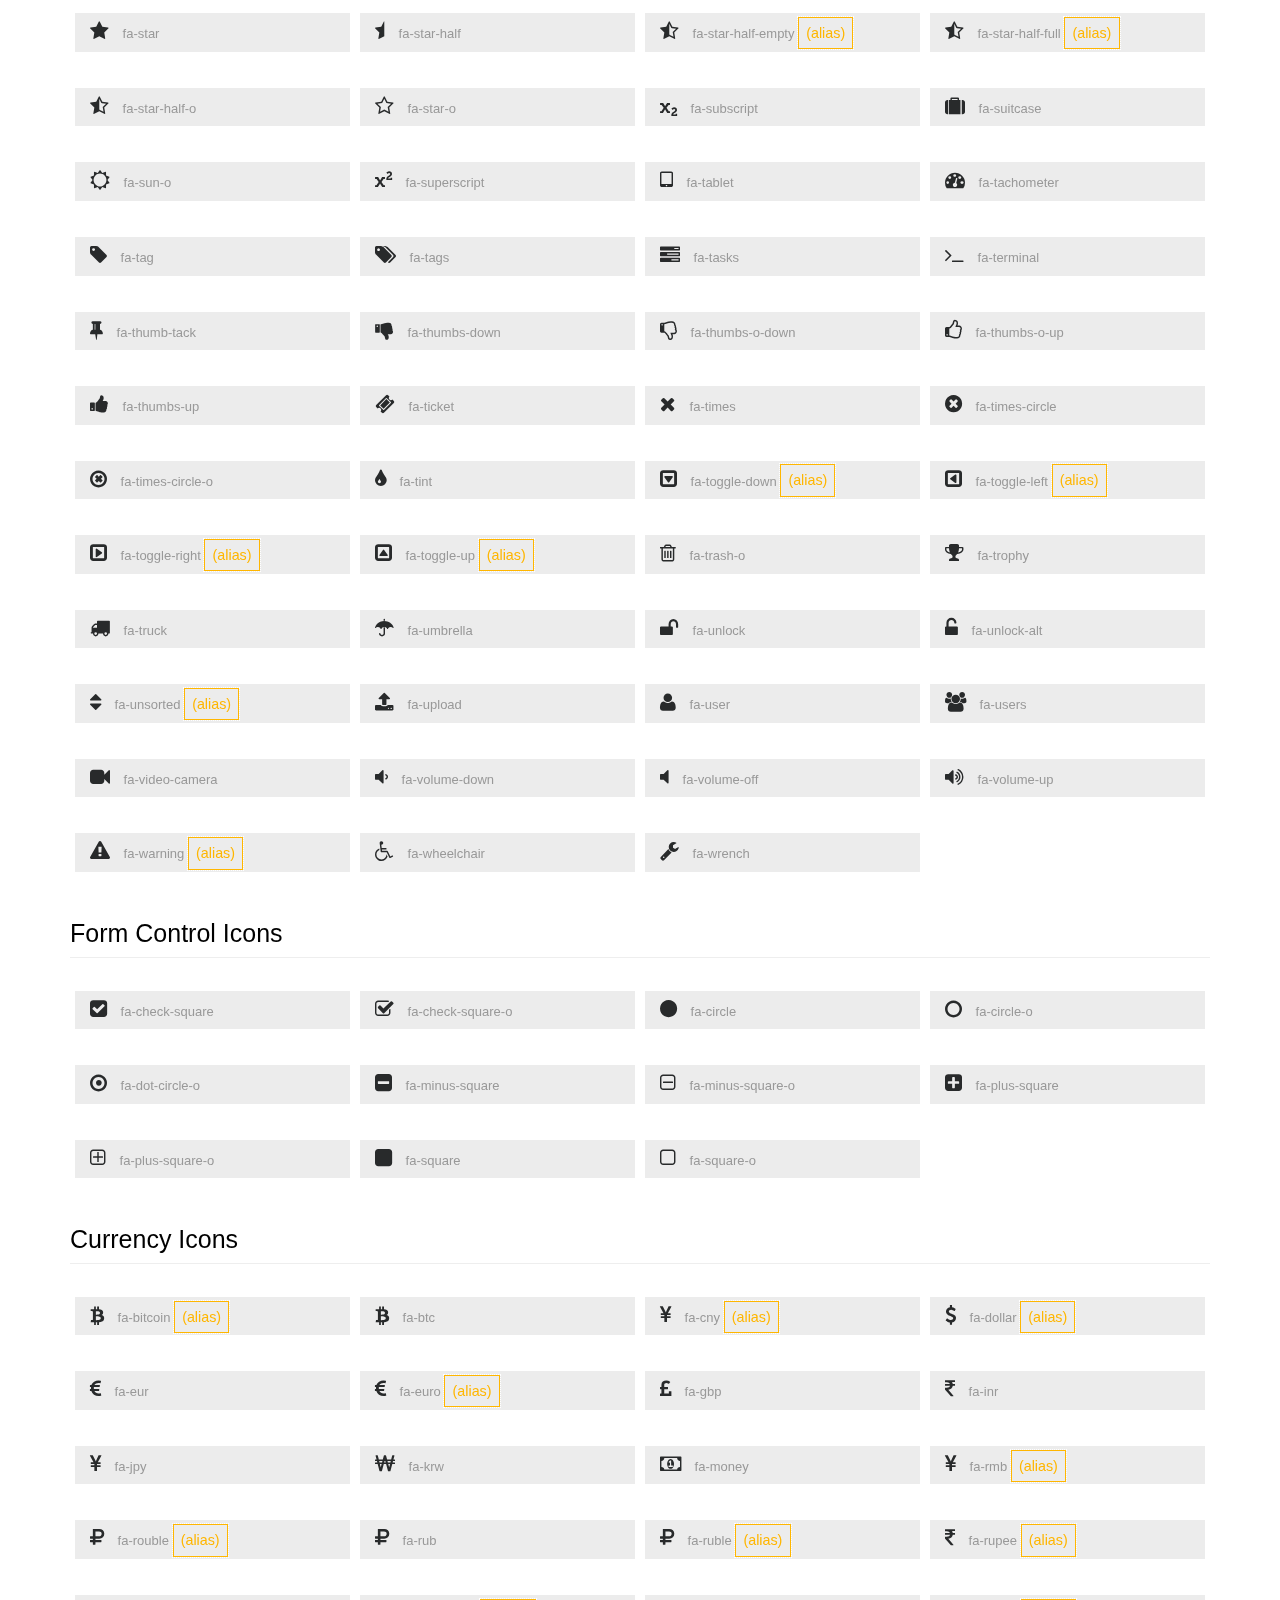
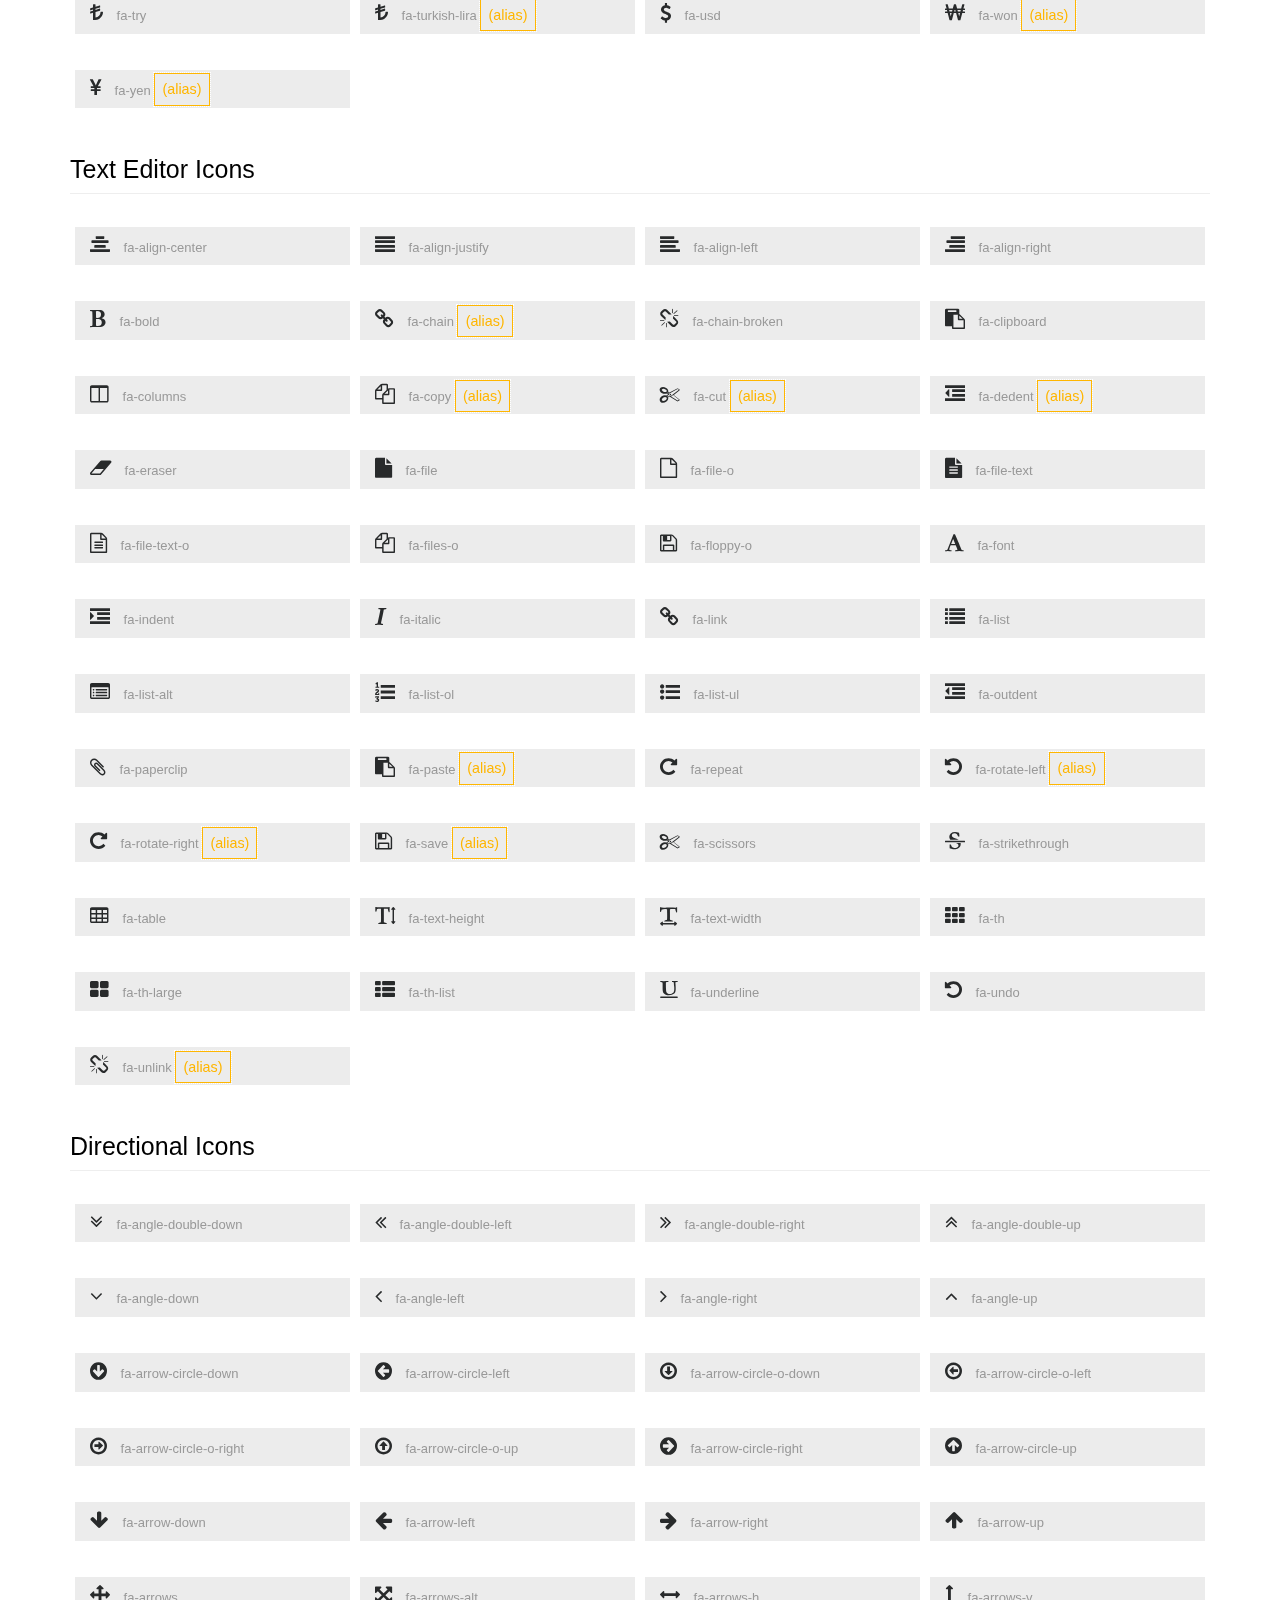
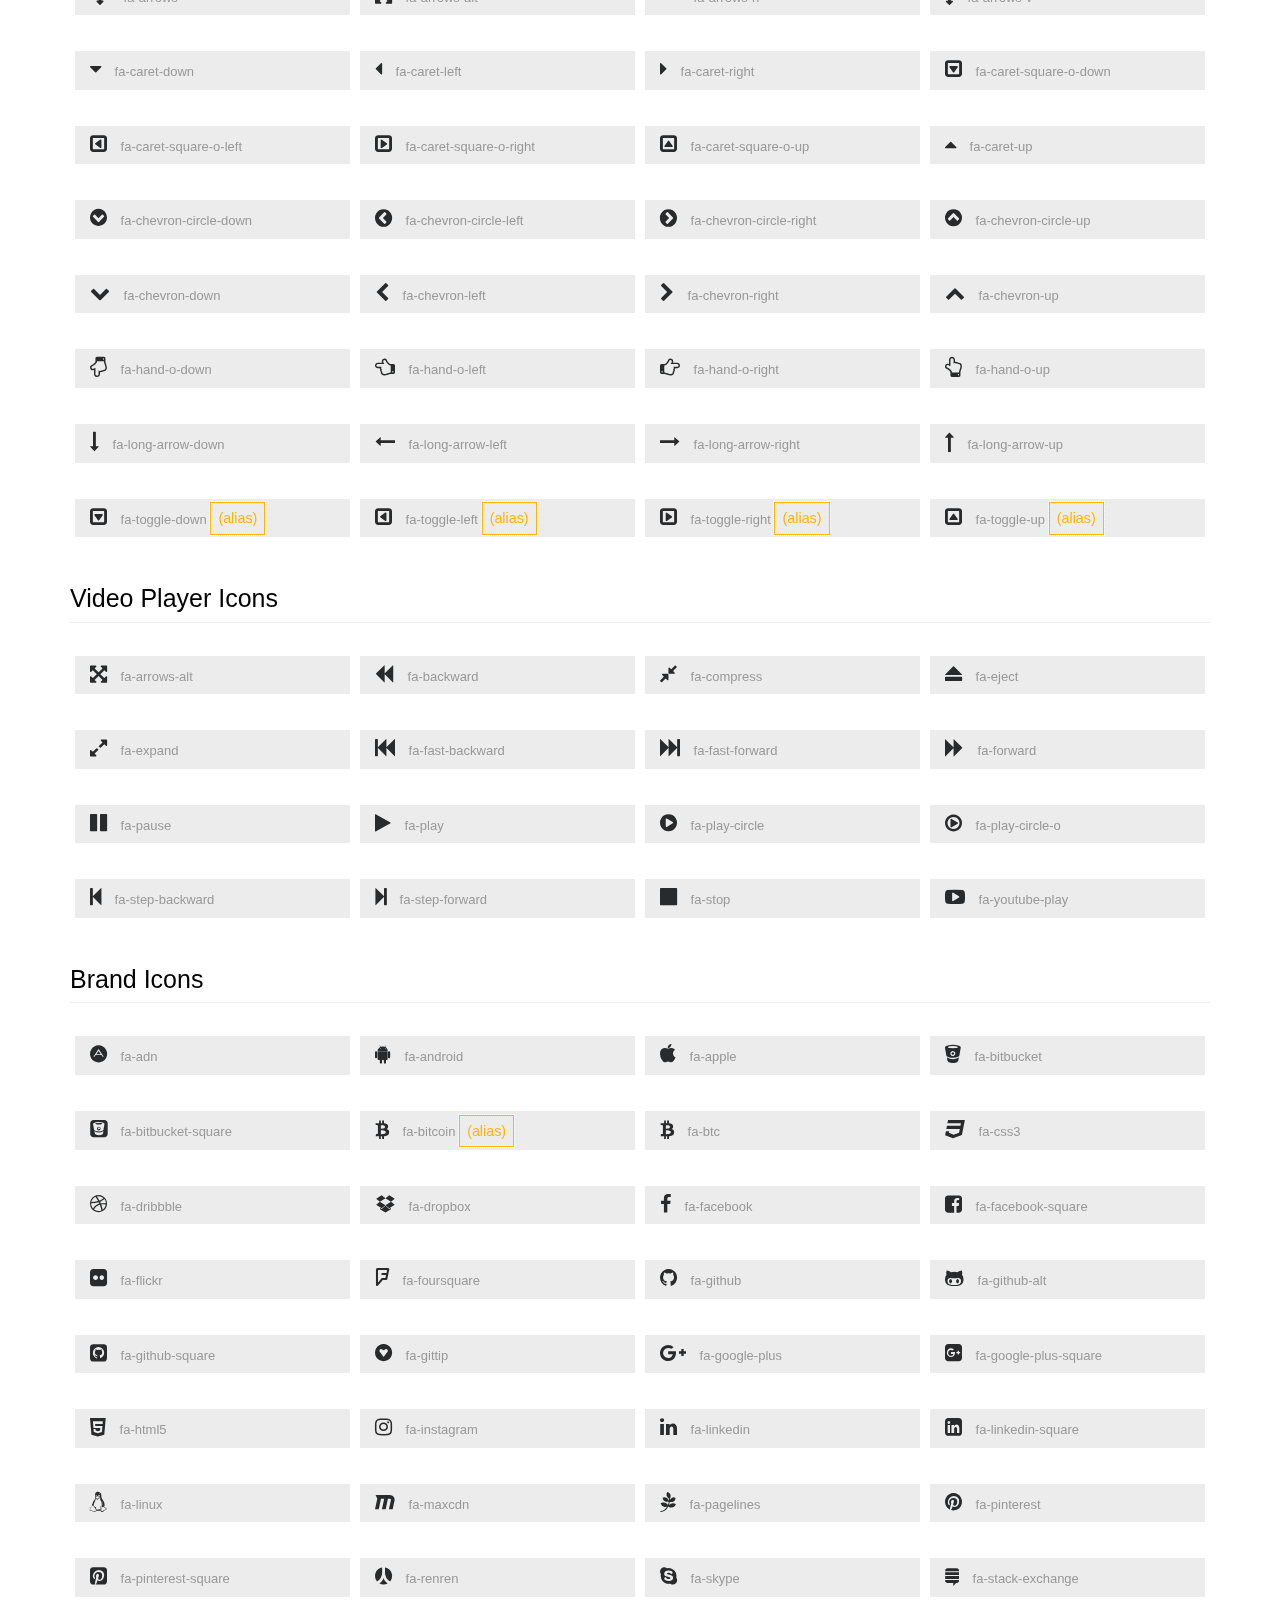
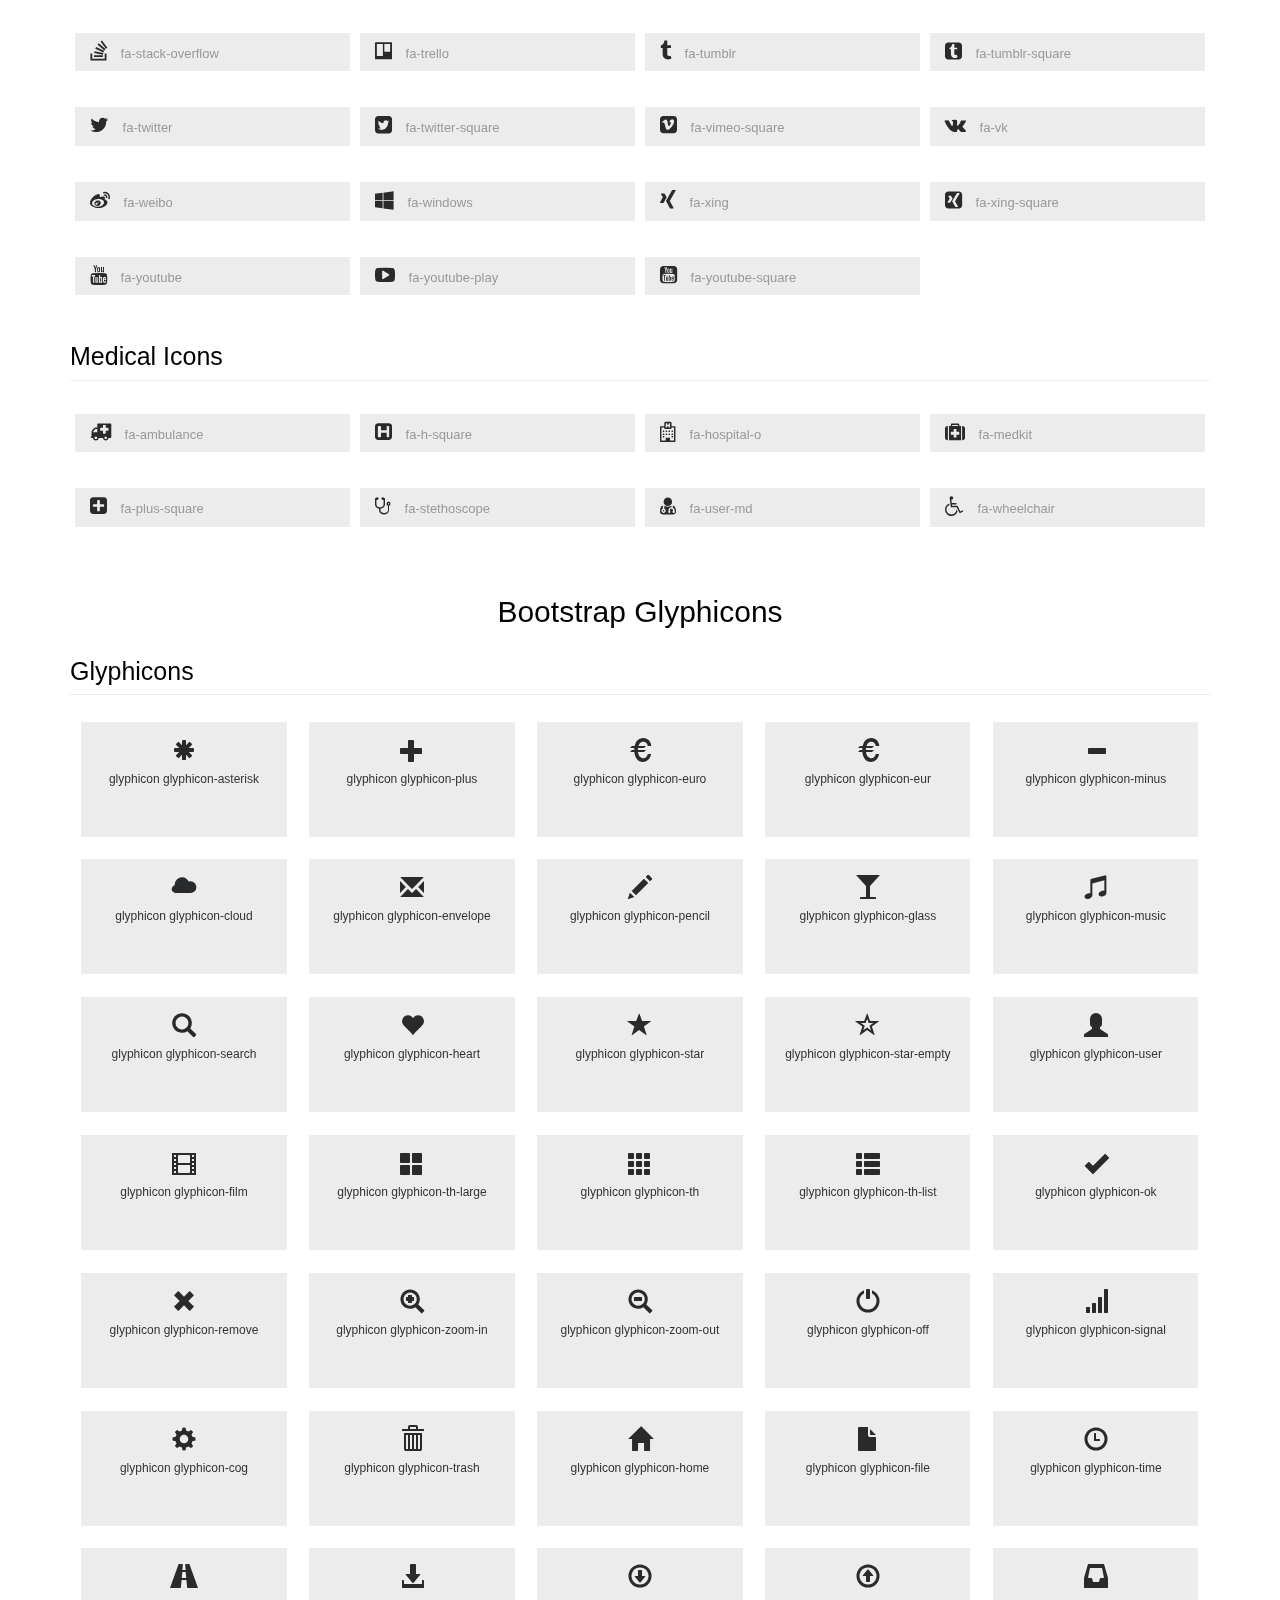
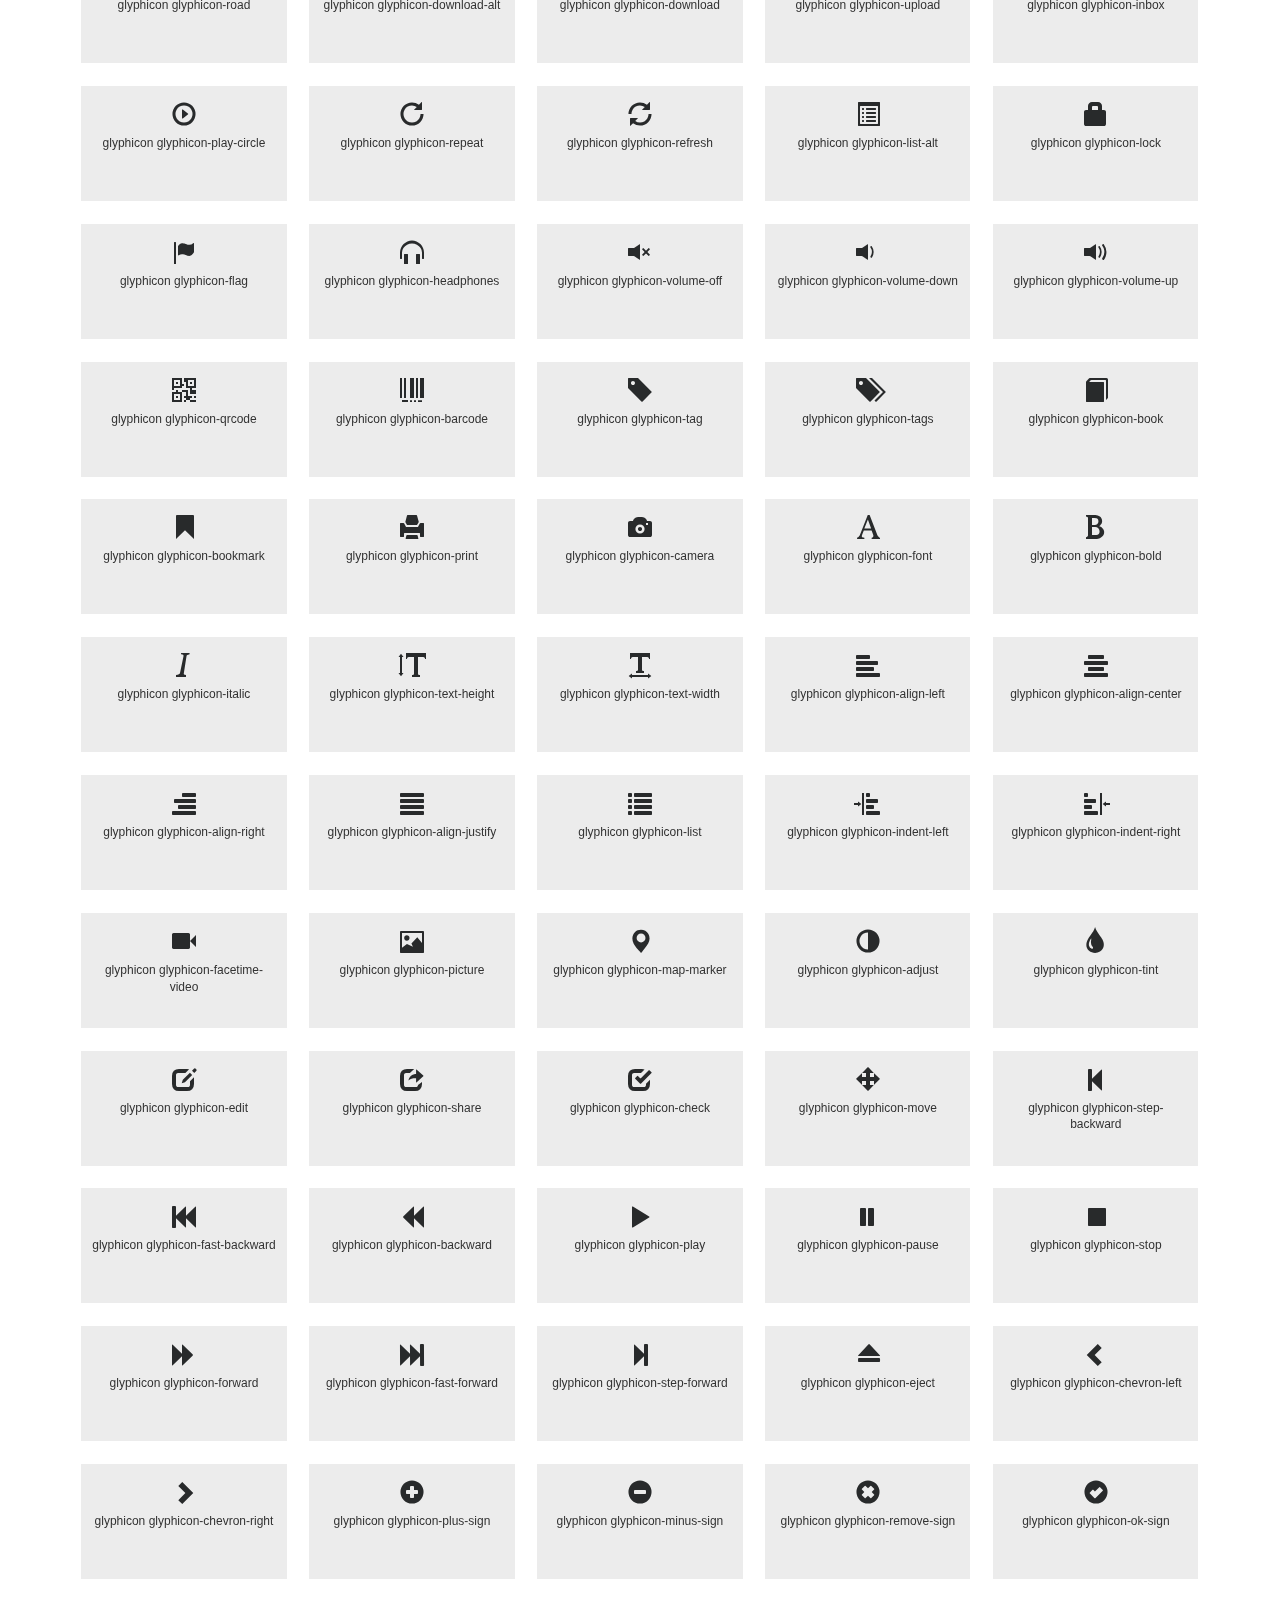
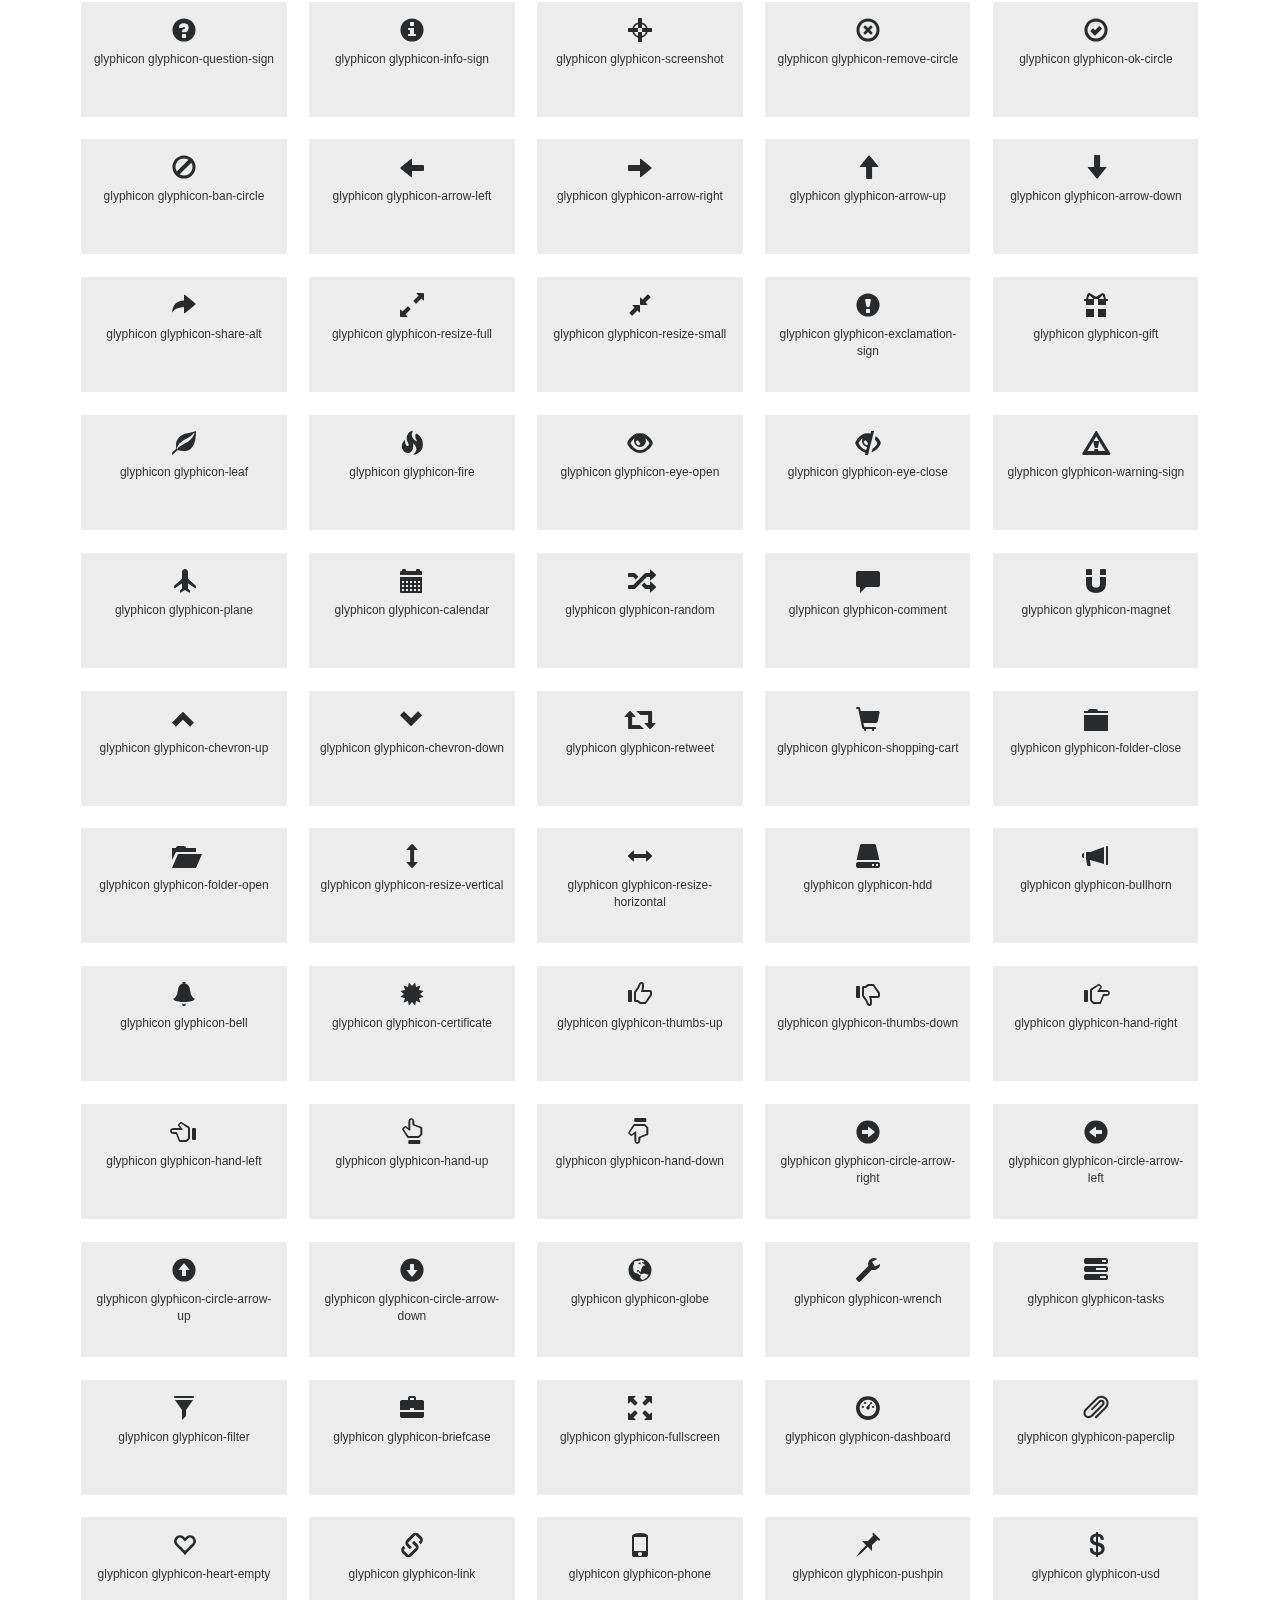
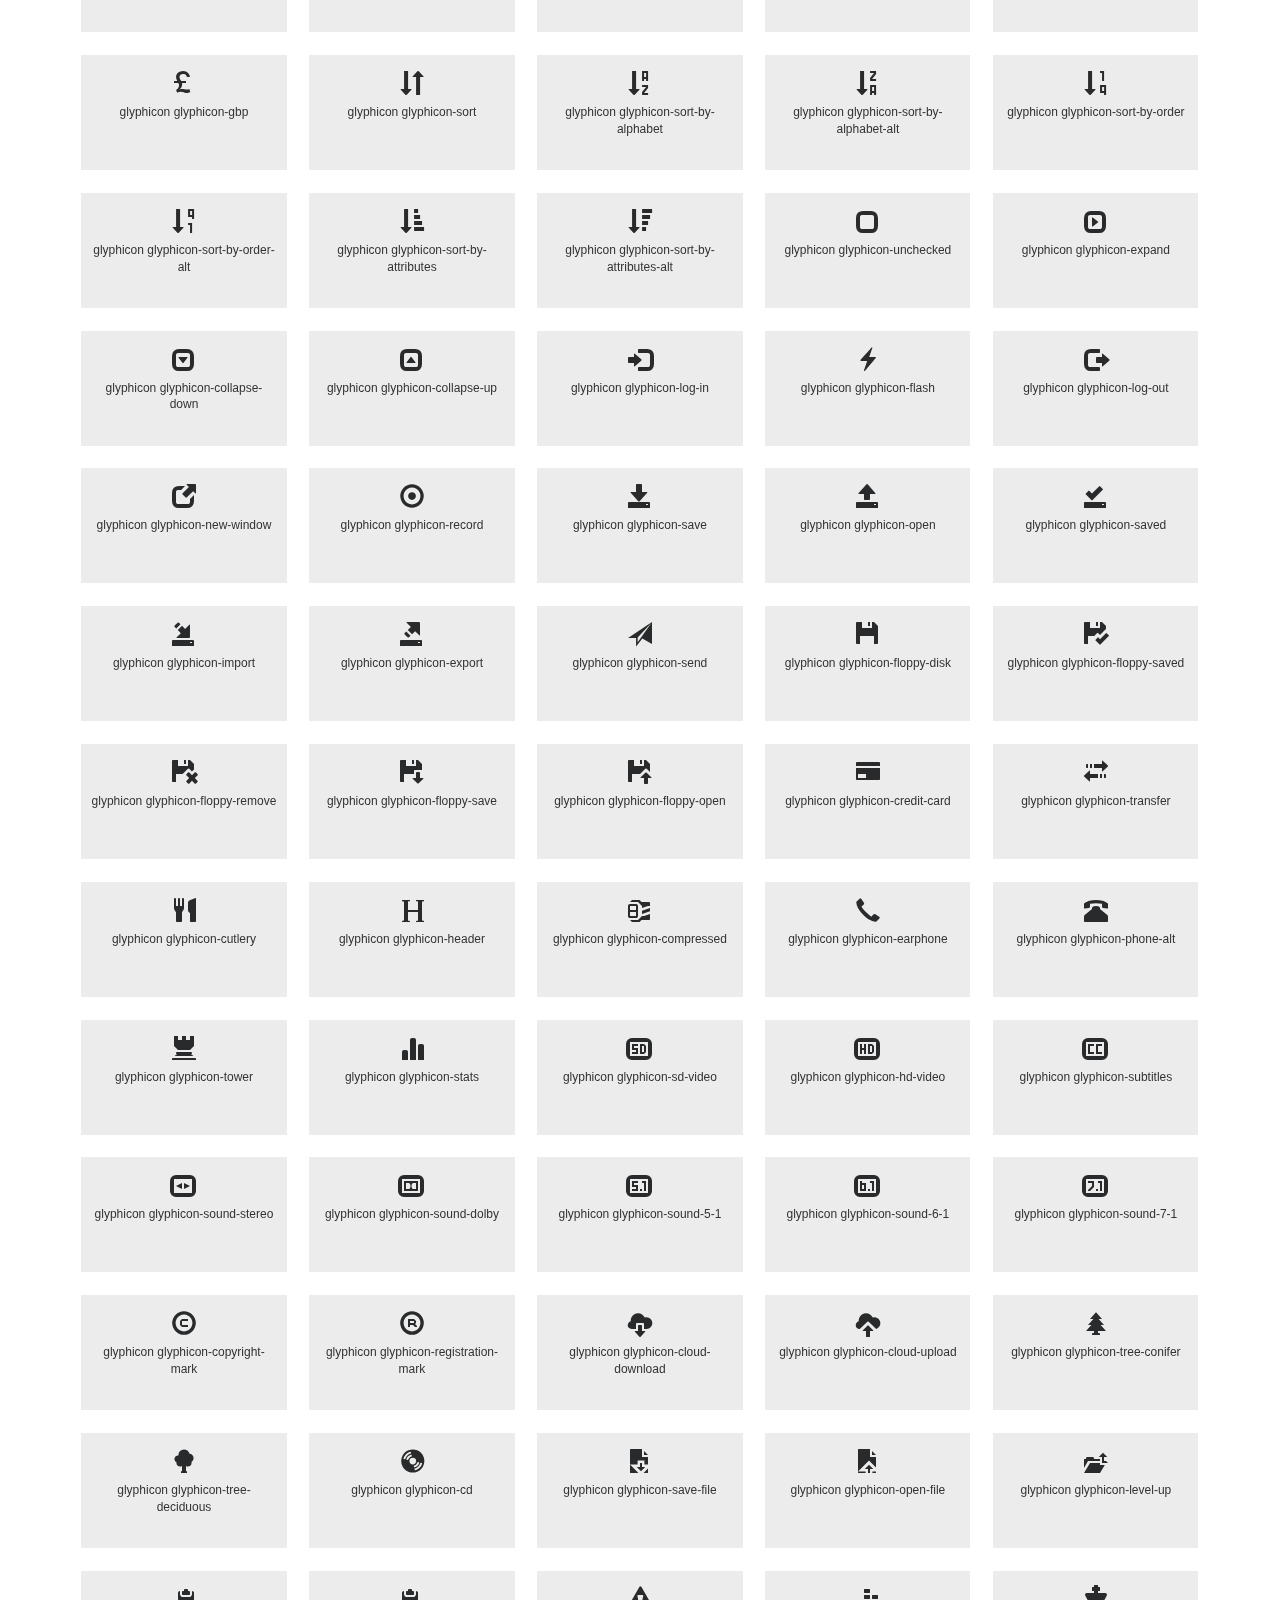
<file: html/icons.html>
<!--Author: W3layouts
Author URL: http://w3layouts.com
License: Creative Commons Attribution 3.0 Unported
License URL: http://creativecommons.org/licenses/by/3.0/
-->
<!DOCTYPE HTML>
<html lang="zh">
<head>
<link rel="icon" href="images/logo.png">
<title>闻达教育</title>
<meta name="viewport" content="width=device-width, initial-scale=1">
<meta http-equiv="Content-Type" content="text/html; charset=utf-8" />
<meta name="keywords" content="Scholar Responsive web template, Bootstrap Web Templates, Flat Web Templates, Android Compatible web template, 
Smartphone Compatible web template, free webdesigns for Nokia, Samsung, LG, SonyEricsson, Motorola web design" />
<!-- css files -->
<link href="css/bootstrap.css" rel="stylesheet" type="text/css" media="all" />
<link href="css/font-awesome.css" rel="stylesheet" type="text/css" media="all" />
<link rel="stylesheet" type="text/css" href="css/set2.css" />
<link href="css/imagelightbox.css" rel="stylesheet" type="text/css">
<link href="css/style.css" rel="stylesheet" type="text/css" media="all" />
<!-- /css files -->
<!-- fonts -->
<script src="js/jquery-1.11.1.min.js"></script>
<script src="js/bootstrap.js"></script>
</head>
<body>
<!-- navigation -->
<div class="navbar-wrapper">
    <div class="container-fluid">
		<nav class="navbar navbar-inverse navbar-static-top cl-effect-5">
			<div class="container">
				<div class="navbar-header">
					<button type="button" class="navbar-toggle collapsed" data-toggle="collapse" data-target="#navbar" aria-expanded="false" aria-controls="navbar">
						<span class="sr-only">Toggle navigation</span>
						<span class="icon-bar"></span>
						<span class="icon-bar"></span>
						<span class="icon-bar"></span>
					</button>
					<a class="navbar-brand" href="index.html"><img style="width:90px;height:90px;" src="images/logo.png" alt="home" /></a>
				</div>
				<div id="navbar" class="navbar-collapse collapse">
					<ul class="nav navbar-nav navbar-right">
						<li class="active"><a href="index.html"><span data-hover="主页">主页</span></a></li>
						<li><a href="about.html"><span data-hover="关于我们">关于我们</span></a><span class="line1">|</span></li>
						<li><a href="gallery.html"><span data-hover="闻达风采">闻达风采</span></a><span class="line1">|</span></li>
						<li><a href="service.html"><span data-hover="学习辅导">学习辅导</span></a><span class="line1">|</span></li>
						<li><a href="service.html"><span data-hover="海外游学">海外游学</span></a><span class="line1">|</span></li>
						<li><a href="contact.html"><span data-hover="联系我们">联系我们</span></a><span class="line1">|</span></li>
					</ul>
				</div>
			</div>
        </nav>
	</div>
</div>	
<!-- //navigation -->
<!--//banner section starts here-->
    <!-- Slider  -->
    <div class="jarallax agile-about-bg"></div>
     <!-- /Slider  -->
<!--//banner-->
<!-- icons -->
	<div class="jarallax w3ls-services agile-section" id="icons">
	<div class="container">
			<div class="grid_3 grid_4 w3_agileits_icons_page">
				<div class="icons">
					<h3 class="agileits-title">Font Awesome Icons</h3>
					<section id="new">
						<h3 class="page-header page-header icon-subheading">35 New Icons </h3>							  

						<div class="row fontawesome-icon-list">
							
							<div class="icon-box col-md-3 col-sm-4"><a class="agile-icon" href="#"><i class="fa fa-asl-interpreting" aria-hidden="true"></i> fa-asl-interpreting <span class="text-muted">(alias)</span></a></div>
							
							<div class="icon-box col-md-3 col-sm-4"><a class="agile-icon" href="#"><i class="fa fa-assistive-listening-systems" aria-hidden="true"></i> fa-assistive-listening-systems</a></div>
							
							<div class="icon-box col-md-3 col-sm-4"><a class="agile-icon" href="#"><i class="fa fa-audio-description" aria-hidden="true"></i> fa-audio-description</a></div>
							
							<div class="icon-box col-md-3 col-sm-4"><a class="agile-icon" href="#"><i class="fa fa-blind" aria-hidden="true"></i> fa-blind</a></div>
							
							<div class="icon-box col-md-3 col-sm-4"><a class="agile-icon" href="#"><i class="fa fa-braille" aria-hidden="true"></i> fa-braille</a></div>
							
							<div class="icon-box col-md-3 col-sm-4"><a class="agile-icon" href="#"><i class="fa fa-deaf" aria-hidden="true"></i> fa-deaf</a></div>
							
							<div class="icon-box col-md-3 col-sm-4"><a class="agile-icon" href="#"><i class="fa fa-deafness" aria-hidden="true"></i> deafness <span class="text-muted">(alias)</span></a></div>
							
							<div class="icon-box col-md-3 col-sm-4"><a class="agile-icon" href="#"><i class="fa fa-envira" aria-hidden="true"></i> fa-envira</a></div>
							
							<div class="icon-box col-md-3 col-sm-4"><a class="agile-icon" href="#"><i class="fa fa-fa" aria-hidden="true"></i> fa-fa <span class="text-muted">(alias)</span></a></div>
							
							<div class="icon-box col-md-3 col-sm-4"><a class="agile-icon" href="#"><i class="fa fa-first-order" aria-hidden="true"></i> fa-first-order</a></div>
							
							<div class="icon-box col-md-3 col-sm-4"><a class="agile-icon" href="#"><i class="fa fa-font-awesome" aria-hidden="true"></i> fa-font-awesome</a></div>
							
							<div class="icon-box col-md-3 col-sm-4"><a class="agile-icon" href="#"><i class="fa fa-gitlab" aria-hidden="true"></i> fa-gitlab</a></div>
							
							<div class="icon-box col-md-3 col-sm-4"><a class="agile-icon" href="#"><i class="fa fa-glide" aria-hidden="true"></i> fa-glide</a></div>
							
							<div class="icon-box col-md-3 col-sm-4"><a class="agile-icon" href="#"><i class="fa fa-glide-g" aria-hidden="true"></i> fa-glide-g</a></div>
							
							<div class="icon-box col-md-3 col-sm-4"><a class="agile-icon" href="#"><i class="fa fa-google-plus-circle" aria-hidden="true"></i> fa-google-plus-circle <span class="text-muted">(alias)</span></a></div>
							
							<div class="icon-box col-md-3 col-sm-4"><a class="agile-icon" href="#"><i class="fa fa-google-plus-official" aria-hidden="true"></i> fa-google-plus-official</a></div>
							
							<div class="icon-box col-md-3 col-sm-4"><a class="agile-icon" href="#"><i class="fa fa-hard-of-hearing" aria-hidden="true"></i> fa-hard-of-hearing <span class="text-muted">(alias)</span></a></div>
							
							<div class="icon-box col-md-3 col-sm-4"><a class="agile-icon" href="#"><i class="fa fa-instagram" aria-hidden="true"></i> fa-instagram</a></div>
							
							<div class="icon-box col-md-3 col-sm-4"><a class="agile-icon" href="#"><i class="fa fa-low-vision" aria-hidden="true"></i> fa-low-vision</a></div>
							
							<div class="icon-box col-md-3 col-sm-4"><a class="agile-icon" href="#"><i class="fa fa-pied-piper" aria-hidden="true"></i> fa-pied-piper</a></div>
							
							<div class="icon-box col-md-3 col-sm-4"><a class="agile-icon" href="#"><i class="fa fa-question-circle-o" aria-hidden="true"></i> fa-question-circle-o</a></div>
							
							<div class="icon-box col-md-3 col-sm-4"><a class="agile-icon" href="#"><i class="fa fa-sign-language" aria-hidden="true"></i> fa-sign-language</a></div>
							
							<div class="icon-box col-md-3 col-sm-4"><a class="agile-icon" href="#"><i class="fa fa-signing" aria-hidden="true"></i> fa-signing <span class="text-muted">(alias)</span></a></div>
							
							<div class="icon-box col-md-3 col-sm-4"><a class="agile-icon" href="#"><i class="fa fa-snapchat" aria-hidden="true"></i> fa-snapchat</a></div>
							
							<div class="icon-box col-md-3 col-sm-4"><a class="agile-icon" href="#"><i class="fa fa-snapchat-ghost" aria-hidden="true"></i> fa-snapchat-ghost</a></div>
							
							<div class="icon-box col-md-3 col-sm-4"><a class="agile-icon" href="#"><i class="fa fa-snapchat-square" aria-hidden="true"></i> fa-snapchat-square</a></div>
							
							<div class="icon-box col-md-3 col-sm-4"><a class="agile-icon" href="#"><i class="fa fa-themeisle" aria-hidden="true"></i> fa-themeisle</a></div>
							
							<div class="icon-box col-md-3 col-sm-4"><a class="agile-icon" href="#"><i class="fa fa-universal-access" aria-hidden="true"></i> fa-universal-access</a></div>
							
							<div class="icon-box col-md-3 col-sm-4"><a class="agile-icon" href="#"><i class="fa fa-viadeo" aria-hidden="true"></i> fa-viadeo</a></div>
							
							<div class="icon-box col-md-3 col-sm-4"><a class="agile-icon" href="#"><i class="fa fa-viadeo-square" aria-hidden="true"></i> fa-viadeo-square</a></div>
							
							<div class="icon-box col-md-3 col-sm-4"><a class="agile-icon" href="#"><i class="fa fa-volume-control-phone" aria-hidden="true"></i> fa-volume-control-phone</a></div>
							
							<div class="icon-box col-md-3 col-sm-4"><a class="agile-icon" href="#"><i class="fa fa-wheelchair-alt" aria-hidden="true"></i> fa-wheelchair-alt</a></div>
							
							<div class="icon-box col-md-3 col-sm-4"><a class="agile-icon" href="#"><i class="fa fa-wpbeginner" aria-hidden="true"></i> fa-wpbeginner</a></div>
							
							<div class="icon-box col-md-3 col-sm-4"><a class="agile-icon" href="#"><i class="fa fa-wpforms" aria-hidden="true"></i> fa-wpforms</a></div>
							
							<div class="icon-box col-md-3 col-sm-4"><a class="agile-icon" href="#"><i class="fa fa-yoast" aria-hidden="true"></i> fa-yoast</a></div>
							
						</div>

					</section>
					
					<div class="section group">
						<div class="box"> 
							<div class="title ">
								<h3 class="page-header icon-subheading">Web Application Icons</h3>
							</div>
							<div class="box_content"> 
								<div class="fontawesome-icon-list"> 
									<div class="icon-box col-md-3 col-sm-4"><a class="agile-icon" href="#"><i class="fa fa-adjust"></i> fa-adjust</a></div>
							
									<div class="icon-box col-md-3 col-sm-4"><a class="agile-icon" href="#"><i class="fa fa-anchor"></i> fa-anchor</a></div>
							
									<div class="icon-box col-md-3 col-sm-4"><a class="agile-icon" href="#"><i class="fa fa-archive"></i> fa-archive</a></div>
							
									<div class="icon-box col-md-3 col-sm-4"><a class="agile-icon" href="#"><i class="fa fa-arrows"></i> fa-arrows</a></div>
							
									<div class="icon-box col-md-3 col-sm-4"><a class="agile-icon" href="#"><i class="fa fa-arrows-h"></i> fa-arrows-h</a></div>
							
									<div class="icon-box col-md-3 col-sm-4"><a class="agile-icon" href="#"><i class="fa fa-arrows-v"></i> fa-arrows-v</a></div>
							
									<div class="icon-box col-md-3 col-sm-4"><a class="agile-icon" href="#"><i class="fa fa-asterisk"></i> fa-asterisk</a></div>
							
									<div class="icon-box col-md-3 col-sm-4"><a class="agile-icon" href="#"><i class="fa fa-ban"></i> fa-ban</a></div>
							
									<div class="icon-box col-md-3 col-sm-4"><a class="agile-icon" href="#"><i class="fa fa-bar-chart-o"></i> fa-bar-chart-o</a></div>
							
									<div class="icon-box col-md-3 col-sm-4"><a class="agile-icon" href="#"><i class="fa fa-barcode"></i> fa-barcode</a></div>
							
									<div class="icon-box col-md-3 col-sm-4"><a class="agile-icon" href="#"><i class="fa fa-bars"></i> fa-bars</a></div>
							
									<div class="icon-box col-md-3 col-sm-4"><a class="agile-icon" href="#"><i class="fa fa-beer"></i> fa-beer</a></div>
							
									<div class="icon-box col-md-3 col-sm-4"><a class="agile-icon" href="#"><i class="fa fa-bell"></i> fa-bell</a></div>
							
									<div class="icon-box col-md-3 col-sm-4"><a class="agile-icon" href="#"><i class="fa fa-bell-o"></i> fa-bell-o</a></div>
							
									<div class="icon-box col-md-3 col-sm-4"><a class="agile-icon" href="#"><i class="fa fa-bolt"></i> fa-bolt</a></div>
							
									<div class="icon-box col-md-3 col-sm-4"><a class="agile-icon" href="#"><i class="fa fa-book"></i> fa-book</a></div>
							
									<div class="icon-box col-md-3 col-sm-4"><a class="agile-icon" href="#"><i class="fa fa-bookmark"></i> fa-bookmark</a></div>
							
									<div class="icon-box col-md-3 col-sm-4"><a class="agile-icon" href="#"><i class="fa fa-bookmark-o"></i> fa-bookmark-o</a></div>
							
									<div class="icon-box col-md-3 col-sm-4"><a class="agile-icon" href="#"><i class="fa fa-briefcase"></i> fa-briefcase</a></div>
							
									<div class="icon-box col-md-3 col-sm-4"><a class="agile-icon" href="#"><i class="fa fa-bug"></i> fa-bug</a></div>
							
									<div class="icon-box col-md-3 col-sm-4"><a class="agile-icon" href="#"><i class="fa fa-building-o"></i> fa-building-o</a></div>
							
									<div class="icon-box col-md-3 col-sm-4"><a class="agile-icon" href="#"><i class="fa fa-bullhorn"></i> fa-bullhorn</a></div>
							
									<div class="icon-box col-md-3 col-sm-4"><a class="agile-icon" href="#"><i class="fa fa-bullseye"></i> fa-bullseye</a></div>
							
									<div class="icon-box col-md-3 col-sm-4"><a class="agile-icon" href="#"><i class="fa fa-calendar"></i> fa-calendar</a></div>
							
									<div class="icon-box col-md-3 col-sm-4"><a class="agile-icon" href="#"><i class="fa fa-calendar-o"></i> fa-calendar-o</a></div>
							
									<div class="icon-box col-md-3 col-sm-4"><a class="agile-icon" href="#"><i class="fa fa-camera"></i> fa-camera</a></div>
							
									<div class="icon-box col-md-3 col-sm-4"><a class="agile-icon" href="#"><i class="fa fa-camera-retro"></i> fa-camera-retro</a></div>
							
									<div class="icon-box col-md-3 col-sm-4"><a class="agile-icon" href="#"><i class="fa fa-caret-square-o-down"></i> fa-caret-square-o-down</a></div>
							
									<div class="icon-box col-md-3 col-sm-4"><a class="agile-icon" href="#"><i class="fa fa-caret-square-o-left"></i> fa-caret-square-o-left</a></div>
							
									<div class="icon-box col-md-3 col-sm-4"><a class="agile-icon" href="#"><i class="fa fa-caret-square-o-right"></i> fa-caret-square-o-right</a></div>
							
									<div class="icon-box col-md-3 col-sm-4"><a class="agile-icon" href="#"><i class="fa fa-caret-square-o-up"></i> fa-caret-square-o-up</a></div>
							
									<div class="icon-box col-md-3 col-sm-4"><a class="agile-icon" href="#"><i class="fa fa-certificate"></i> fa-certificate</a></div>
							
									<div class="icon-box col-md-3 col-sm-4"><a class="agile-icon" href="#"><i class="fa fa-check"></i> fa-check</a></div>
							
									<div class="icon-box col-md-3 col-sm-4"><a class="agile-icon" href="#"><i class="fa fa-check-circle"></i> fa-check-circle</a></div>
							
									<div class="icon-box col-md-3 col-sm-4"><a class="agile-icon" href="#"><i class="fa fa-check-circle-o"></i> fa-check-circle-o</a></div>
							
									<div class="icon-box col-md-3 col-sm-4"><a class="agile-icon" href="#"><i class="fa fa-check-square"></i> fa-check-square</a></div>
							
									<div class="icon-box col-md-3 col-sm-4"><a class="agile-icon" href="#"><i class="fa fa-check-square-o"></i> fa-check-square-o</a></div>
							
									<div class="icon-box col-md-3 col-sm-4"><a class="agile-icon" href="#"><i class="fa fa-circle"></i> fa-circle</a></div>
							
									<div class="icon-box col-md-3 col-sm-4"><a class="agile-icon" href="#"><i class="fa fa-circle-o"></i> fa-circle-o</a></div>
							
									<div class="icon-box col-md-3 col-sm-4"><a class="agile-icon" href="#"><i class="fa fa-clock-o"></i> fa-clock-o</a></div>
							
									<div class="icon-box col-md-3 col-sm-4"><a class="agile-icon" href="#"><i class="fa fa-cloud"></i> fa-cloud</a></div>
							
									<div class="icon-box col-md-3 col-sm-4"><a class="agile-icon" href="#"><i class="fa fa-cloud-download"></i> fa-cloud-download</a></div>
							
									<div class="icon-box col-md-3 col-sm-4"><a class="agile-icon" href="#"><i class="fa fa-cloud-upload"></i> fa-cloud-upload</a></div>
							
									<div class="icon-box col-md-3 col-sm-4"><a class="agile-icon" href="#"><i class="fa fa-code"></i> fa-code</a></div>
							
									<div class="icon-box col-md-3 col-sm-4"><a class="agile-icon" href="#"><i class="fa fa-code-fork"></i> fa-code-fork</a></div>
							
									<div class="icon-box col-md-3 col-sm-4"><a class="agile-icon" href="#"><i class="fa fa-coffee"></i> fa-coffee</a></div>
							
									<div class="icon-box col-md-3 col-sm-4"><a class="agile-icon" href="#"><i class="fa fa-cog"></i> fa-cog</a></div>
							
									<div class="icon-box col-md-3 col-sm-4"><a class="agile-icon" href="#"><i class="fa fa-cogs"></i> fa-cogs</a></div>
							
									<div class="icon-box col-md-3 col-sm-4"><a class="agile-icon" href="#"><i class="fa fa-comment"></i> fa-comment</a></div>
							
									<div class="icon-box col-md-3 col-sm-4"><a class="agile-icon" href="#"><i class="fa fa-comment-o"></i> fa-comment-o</a></div>
							
									<div class="icon-box col-md-3 col-sm-4"><a class="agile-icon" href="#"><i class="fa fa-comments"></i> fa-comments</a></div>
							
									<div class="icon-box col-md-3 col-sm-4"><a class="agile-icon" href="#"><i class="fa fa-comments-o"></i> fa-comments-o</a></div>
							
									<div class="icon-box col-md-3 col-sm-4"><a class="agile-icon" href="#"><i class="fa fa-compass"></i> fa-compass</a></div>
							
									<div class="icon-box col-md-3 col-sm-4"><a class="agile-icon" href="#"><i class="fa fa-credit-card"></i> fa-credit-card</a></div>
							
									<div class="icon-box col-md-3 col-sm-4"><a class="agile-icon" href="#"><i class="fa fa-crop"></i> fa-crop</a></div>
							
									<div class="icon-box col-md-3 col-sm-4"><a class="agile-icon" href="#"><i class="fa fa-crosshairs"></i> fa-crosshairs</a></div>
							
									<div class="icon-box col-md-3 col-sm-4"><a class="agile-icon" href="#"><i class="fa fa-cutlery"></i> fa-cutlery</a></div>
							
									<div class="icon-box col-md-3 col-sm-4"><a class="agile-icon" href="#"><i class="fa fa-dashboard"></i> fa-dashboard <span class="text-muted">(alias)</span></a></div>
							
									<div class="icon-box col-md-3 col-sm-4"><a class="agile-icon" href="#"><i class="fa fa-desktop"></i> fa-desktop</a></div>
							
									<div class="icon-box col-md-3 col-sm-4"><a class="agile-icon" href="#"><i class="fa fa-dot-circle-o"></i> fa-dot-circle-o</a></div>
							
									<div class="icon-box col-md-3 col-sm-4"><a class="agile-icon" href="#"><i class="fa fa-download"></i> fa-download</a></div>
							
									<div class="icon-box col-md-3 col-sm-4"><a class="agile-icon" href="#"><i class="fa fa-edit"></i> fa-edit <span class="text-muted">(alias)</span></a></div>
							
									<div class="icon-box col-md-3 col-sm-4"><a class="agile-icon" href="#"><i class="fa fa-ellipsis-h"></i> fa-ellipsis-h</a></div>
							
									<div class="icon-box col-md-3 col-sm-4"><a class="agile-icon" href="#"><i class="fa fa-ellipsis-v"></i> fa-ellipsis-v</a></div>
							
									<div class="icon-box col-md-3 col-sm-4"><a class="agile-icon" href="#"><i class="fa fa-envelope"></i> fa-envelope</a></div>
							
									<div class="icon-box col-md-3 col-sm-4"><a class="agile-icon" href="#"><i class="fa fa-envelope-o"></i> fa-envelope-o</a></div>
							
									<div class="icon-box col-md-3 col-sm-4"><a class="agile-icon" href="#"><i class="fa fa-eraser"></i> fa-eraser</a></div>
							
									<div class="icon-box col-md-3 col-sm-4"><a class="agile-icon" href="#"><i class="fa fa-exchange"></i> fa-exchange</a></div>
							
									<div class="icon-box col-md-3 col-sm-4"><a class="agile-icon" href="#"><i class="fa fa-exclamation"></i> fa-exclamation</a></div>
							
									<div class="icon-box col-md-3 col-sm-4"><a class="agile-icon" href="#"><i class="fa fa-exclamation-circle"></i> fa-exclamation-circle</a></div>
							
									<div class="icon-box col-md-3 col-sm-4"><a class="agile-icon" href="#"><i class="fa fa-exclamation-triangle"></i> fa-exclamation-triangle</a></div>
							
									<div class="icon-box col-md-3 col-sm-4"><a class="agile-icon" href="#"><i class="fa fa-external-link"></i> fa-external-link</a></div>
							
									<div class="icon-box col-md-3 col-sm-4"><a class="agile-icon" href="#"><i class="fa fa-external-link-square"></i> fa-external-link-square</a></div>
							
									<div class="icon-box col-md-3 col-sm-4"><a class="agile-icon" href="#"><i class="fa fa-eye"></i> fa-eye</a></div>
							
									<div class="icon-box col-md-3 col-sm-4"><a class="agile-icon" href="#"><i class="fa fa-eye-slash"></i> fa-eye-slash</a></div>
							
									<div class="icon-box col-md-3 col-sm-4"><a class="agile-icon" href="#"><i class="fa fa-female"></i> fa-female</a></div>
							
									<div class="icon-box col-md-3 col-sm-4"><a class="agile-icon" href="#"><i class="fa fa-fighter-jet"></i> fa-fighter-jet</a></div>
							
									<div class="icon-box col-md-3 col-sm-4"><a class="agile-icon" href="#"><i class="fa fa-film"></i> fa-film</a></div>
							
									<div class="icon-box col-md-3 col-sm-4"><a class="agile-icon" href="#"><i class="fa fa-filter"></i> fa-filter</a></div>
							
									<div class="icon-box col-md-3 col-sm-4"><a class="agile-icon" href="#"><i class="fa fa-fire"></i> fa-fire</a></div>
							
									<div class="icon-box col-md-3 col-sm-4"><a class="agile-icon" href="#"><i class="fa fa-fire-extinguisher"></i> fa-fire-extinguisher</a></div>
							
									<div class="icon-box col-md-3 col-sm-4"><a class="agile-icon" href="#"><i class="fa fa-flag"></i> fa-flag</a></div>
							
									<div class="icon-box col-md-3 col-sm-4"><a class="agile-icon" href="#"><i class="fa fa-flag-checkered"></i> fa-flag-checkered</a></div>
							
									<div class="icon-box col-md-3 col-sm-4"><a class="agile-icon" href="#"><i class="fa fa-flag-o"></i> fa-flag-o</a></div>
							
									<div class="icon-box col-md-3 col-sm-4"><a class="agile-icon" href="#"><i class="fa fa-flash"></i> fa-flash <span class="text-muted">(alias)</span></a></div>
							
									<div class="icon-box col-md-3 col-sm-4"><a class="agile-icon" href="#"><i class="fa fa-flask"></i> fa-flask</a></div>
							
									<div class="icon-box col-md-3 col-sm-4"><a class="agile-icon" href="#"><i class="fa fa-folder"></i> fa-folder</a></div>
							
									<div class="icon-box col-md-3 col-sm-4"><a class="agile-icon" href="#"><i class="fa fa-folder-o"></i> fa-folder-o</a></div>
							
									<div class="icon-box col-md-3 col-sm-4"><a class="agile-icon" href="#"><i class="fa fa-folder-open"></i> fa-folder-open</a></div>
							
									<div class="icon-box col-md-3 col-sm-4"><a class="agile-icon" href="#"><i class="fa fa-folder-open-o"></i> fa-folder-open-o</a></div>
							
									<div class="icon-box col-md-3 col-sm-4"><a class="agile-icon" href="#"><i class="fa fa-frown-o"></i> fa-frown-o</a></div>
							
									<div class="icon-box col-md-3 col-sm-4"><a class="agile-icon" href="#"><i class="fa fa-gamepad"></i> fa-gamepad</a></div>
							
									<div class="icon-box col-md-3 col-sm-4"><a class="agile-icon" href="#"><i class="fa fa-gavel"></i> fa-gavel</a></div>
							
									<div class="icon-box col-md-3 col-sm-4"><a class="agile-icon" href="#"><i class="fa fa-gear"></i> fa-gear <span class="text-muted">(alias)</span></a></div>
							
									<div class="icon-box col-md-3 col-sm-4"><a class="agile-icon" href="#"><i class="fa fa-gears"></i> fa-gears <span class="text-muted">(alias)</span></a></div>
							
									<div class="icon-box col-md-3 col-sm-4"><a class="agile-icon" href="#"><i class="fa fa-gift"></i> fa-gift</a></div>
							
									<div class="icon-box col-md-3 col-sm-4"><a class="agile-icon" href="#"><i class="fa fa-glass"></i> fa-glass</a></div>
							
									<div class="icon-box col-md-3 col-sm-4"><a class="agile-icon" href="#"><i class="fa fa-globe"></i> fa-globe</a></div>
							
									<div class="icon-box col-md-3 col-sm-4"><a class="agile-icon" href="#"><i class="fa fa-group"></i> fa-group <span class="text-muted">(alias)</span></a></div>
							
									<div class="icon-box col-md-3 col-sm-4"><a class="agile-icon" href="#"><i class="fa fa-hdd-o"></i> fa-hdd-o</a></div>
							
									<div class="icon-box col-md-3 col-sm-4"><a class="agile-icon" href="#"><i class="fa fa-headphones"></i> fa-headphones</a></div>
							
									<div class="icon-box col-md-3 col-sm-4"><a class="agile-icon" href="#"><i class="fa fa-heart"></i> fa-heart</a></div>
							
									<div class="icon-box col-md-3 col-sm-4"><a class="agile-icon" href="#"><i class="fa fa-heart-o"></i> fa-heart-o</a></div>
							
									<div class="icon-box col-md-3 col-sm-4"><a class="agile-icon" href="#"><i class="fa fa-home"></i> fa-home</a></div>
							
									<div class="icon-box col-md-3 col-sm-4"><a class="agile-icon" href="#"><i class="fa fa-inbox"></i> fa-inbox</a></div>
							
									<div class="icon-box col-md-3 col-sm-4"><a class="agile-icon" href="#"><i class="fa fa-info"></i> fa-info</a></div>
							
									<div class="icon-box col-md-3 col-sm-4"><a class="agile-icon" href="#info-circle"><i class="fa fa-info-circle"></i> fa-info-circle</a></div>
							
									<div class="icon-box col-md-3 col-sm-4"><a class="agile-icon" href="#key"><i class="fa fa-key"></i> fa-key</a></div>
							
									<div class="icon-box col-md-3 col-sm-4"><a class="agile-icon" href="#keyboard-o"><i class="fa fa-keyboard-o"></i> fa-keyboard-o</a></div>
							
									<div class="icon-box col-md-3 col-sm-4"><a class="agile-icon" href="#laptop"><i class="fa fa-laptop"></i> fa-laptop</a></div>
							
									<div class="icon-box col-md-3 col-sm-4"><a class="agile-icon" href="#leaf"><i class="fa fa-leaf"></i> fa-leaf</a></div>
							
									<div class="icon-box col-md-3 col-sm-4"><a class="agile-icon" href="#gavel"><i class="fa fa-legal"></i> fa-legal <span class="text-muted">(alias)</span></a></div>
							
									<div class="icon-box col-md-3 col-sm-4"><a class="agile-icon" href="#lemon-o"><i class="fa fa-lemon-o"></i> fa-lemon-o</a></div>
							
									<div class="icon-box col-md-3 col-sm-4"><a class="agile-icon" href="#level-down"><i class="fa fa-level-down"></i> fa-level-down</a></div>
							
									<div class="icon-box col-md-3 col-sm-4"><a class="agile-icon" href="#level-up"><i class="fa fa-level-up"></i> fa-level-up</a></div>
							
									<div class="icon-box col-md-3 col-sm-4"><a class="agile-icon" href="#lightbulb-o"><i class="fa fa-lightbulb-o"></i> fa-lightbulb-o</a></div>
							
									<div class="icon-box col-md-3 col-sm-4"><a class="agile-icon" href="#location-arrow"><i class="fa fa-location-arrow"></i> fa-location-arrow</a></div>
							
									<div class="icon-box col-md-3 col-sm-4"><a class="agile-icon" href="#lock"><i class="fa fa-lock"></i> fa-lock</a></div>
							
									<div class="icon-box col-md-3 col-sm-4"><a class="agile-icon" href="#magic"><i class="fa fa-magic"></i> fa-magic</a></div>
							
									<div class="icon-box col-md-3 col-sm-4"><a class="agile-icon" href="#magnet"><i class="fa fa-magnet"></i> fa-magnet</a></div>
							
									<div class="icon-box col-md-3 col-sm-4"><a class="agile-icon" href="#share"><i class="fa fa-mail-forward"></i> fa-mail-forward <span class="text-muted">(alias)</span></a></div>
							
									<div class="icon-box col-md-3 col-sm-4"><a class="agile-icon" href="#reply"><i class="fa fa-mail-reply"></i> fa-mail-reply <span class="text-muted">(alias)</span></a></div>
							
									<div class="icon-box col-md-3 col-sm-4"><a class="agile-icon" href="#mail-reply-all"><i class="fa fa-mail-reply-all"></i> fa-mail-reply-all</a></div>
							
									<div class="icon-box col-md-3 col-sm-4"><a class="agile-icon" href="#male"><i class="fa fa-male"></i> fa-male</a></div>
							
									<div class="icon-box col-md-3 col-sm-4"><a class="agile-icon" href="#map-marker"><i class="fa fa-map-marker"></i> fa-map-marker</a></div>
							
									<div class="icon-box col-md-3 col-sm-4"><a class="agile-icon" href="#meh-o"><i class="fa fa-meh-o"></i> fa-meh-o</a></div>
							
									<div class="icon-box col-md-3 col-sm-4"><a class="agile-icon" href="#microphone"><i class="fa fa-microphone"></i> fa-microphone</a></div>
							
									<div class="icon-box col-md-3 col-sm-4"><a class="agile-icon" href="#microphone-slash"><i class="fa fa-microphone-slash"></i> fa-microphone-slash</a></div>
							
									<div class="icon-box col-md-3 col-sm-4"><a class="agile-icon" href="#minus"><i class="fa fa-minus"></i> fa-minus</a></div>
							
									<div class="icon-box col-md-3 col-sm-4"><a class="agile-icon" href="#minus-circle"><i class="fa fa-minus-circle"></i> fa-minus-circle</a></div>
							
									<div class="icon-box col-md-3 col-sm-4"><a class="agile-icon" href="#minus-square"><i class="fa fa-minus-square"></i> fa-minus-square</a></div>
							
									<div class="icon-box col-md-3 col-sm-4"><a class="agile-icon" href="#minus-square-o"><i class="fa fa-minus-square-o"></i> fa-minus-square-o</a></div>
							
									<div class="icon-box col-md-3 col-sm-4"><a class="agile-icon" href="#mobile"><i class="fa fa-mobile"></i> fa-mobile</a></div>
							
									<div class="icon-box col-md-3 col-sm-4"><a class="agile-icon" href="#mobile"><i class="fa fa-mobile-phone"></i> fa-mobile-phone <span class="text-muted">(alias)</span></a></div>
							
									<div class="icon-box col-md-3 col-sm-4"><a class="agile-icon" href="#money"><i class="fa fa-money"></i> fa-money</a></div>
							
									<div class="icon-box col-md-3 col-sm-4"><a class="agile-icon" href="#moon-o"><i class="fa fa-moon-o"></i> fa-moon-o</a></div>
							
									<div class="icon-box col-md-3 col-sm-4"><a class="agile-icon" href="#music"><i class="fa fa-music"></i> fa-music</a></div>
							
									<div class="icon-box col-md-3 col-sm-4"><a class="agile-icon" href="#pencil"><i class="fa fa-pencil"></i> fa-pencil</a></div>
							
									<div class="icon-box col-md-3 col-sm-4"><a class="agile-icon" href="#pencil-square"><i class="fa fa-pencil-square"></i> fa-pencil-square</a></div>
							
									<div class="icon-box col-md-3 col-sm-4"><a class="agile-icon" href="#pencil-square-o"><i class="fa fa-pencil-square-o"></i> fa-pencil-square-o</a></div>
							
									<div class="icon-box col-md-3 col-sm-4"><a class="agile-icon" href="#phone"><i class="fa fa-phone"></i> fa-phone</a></div>
							
									<div class="icon-box col-md-3 col-sm-4"><a class="agile-icon" href="#phone-square"><i class="fa fa-phone-square"></i> fa-phone-square</a></div>
							
									<div class="icon-box col-md-3 col-sm-4"><a class="agile-icon" href="#picture-o"><i class="fa fa-picture-o"></i> fa-picture-o</a></div>
							
									<div class="icon-box col-md-3 col-sm-4"><a class="agile-icon" href="#plane"><i class="fa fa-plane"></i> fa-plane</a></div>
							
									<div class="icon-box col-md-3 col-sm-4"><a class="agile-icon" href="#plus"><i class="fa fa-plus"></i> fa-plus</a></div>
							
									<div class="icon-box col-md-3 col-sm-4"><a class="agile-icon" href="#plus-circle"><i class="fa fa-plus-circle"></i> fa-plus-circle</a></div>
							
									<div class="icon-box col-md-3 col-sm-4"><a class="agile-icon" href="#plus-square"><i class="fa fa-plus-square"></i> fa-plus-square</a></div>
							
									<div class="icon-box col-md-3 col-sm-4"><a class="agile-icon" href="#plus-square-o"><i class="fa fa-plus-square-o"></i> fa-plus-square-o</a></div>
							
									<div class="icon-box col-md-3 col-sm-4"><a class="agile-icon" href="#power-off"><i class="fa fa-power-off"></i> fa-power-off</a></div>
							
									<div class="icon-box col-md-3 col-sm-4"><a class="agile-icon" href="#print"><i class="fa fa-print"></i> fa-print</a></div>
							
									<div class="icon-box col-md-3 col-sm-4"><a class="agile-icon" href="#puzzle-piece"><i class="fa fa-puzzle-piece"></i> fa-puzzle-piece</a></div>
							
									<div class="icon-box col-md-3 col-sm-4"><a class="agile-icon" href="#qrcode"><i class="fa fa-qrcode"></i> fa-qrcode</a></div>
							
									<div class="icon-box col-md-3 col-sm-4"><a class="agile-icon" href="#question"><i class="fa fa-question"></i> fa-question</a></div>
							
									<div class="icon-box col-md-3 col-sm-4"><a class="agile-icon" href="#question-circle"><i class="fa fa-question-circle"></i> fa-question-circle</a></div>
							
									<div class="icon-box col-md-3 col-sm-4"><a class="agile-icon" href="#quote-left"><i class="fa fa-quote-left"></i> fa-quote-left</a></div>
							
									<div class="icon-box col-md-3 col-sm-4"><a class="agile-icon" href="#quote-right"><i class="fa fa-quote-right"></i> fa-quote-right</a></div>
							
									<div class="icon-box col-md-3 col-sm-4"><a class="agile-icon" href="#random"><i class="fa fa-random"></i> fa-random</a></div>
							
									<div class="icon-box col-md-3 col-sm-4"><a class="agile-icon" href="#refresh"><i class="fa fa-refresh"></i> fa-refresh</a></div>
							
									<div class="icon-box col-md-3 col-sm-4"><a class="agile-icon" href="#reply"><i class="fa fa-reply"></i> fa-reply</a></div>
							
									<div class="icon-box col-md-3 col-sm-4"><a class="agile-icon" href="#reply-all"><i class="fa fa-reply-all"></i> fa-reply-all</a></div>
							
									<div class="icon-box col-md-3 col-sm-4"><a class="agile-icon" href="#retweet"><i class="fa fa-retweet"></i> fa-retweet</a></div>
							
									<div class="icon-box col-md-3 col-sm-4"><a class="agile-icon" href="#road"><i class="fa fa-road"></i> fa-road</a></div>
							
									<div class="icon-box col-md-3 col-sm-4"><a class="agile-icon" href="#rocket"><i class="fa fa-rocket"></i> fa-rocket</a></div>
							
									<div class="icon-box col-md-3 col-sm-4"><a class="agile-icon" href="#rss"><i class="fa fa-rss"></i> fa-rss</a></div>
							
									<div class="icon-box col-md-3 col-sm-4"><a class="agile-icon" href="#rss-square"><i class="fa fa-rss-square"></i> fa-rss-square</a></div>
							
									<div class="icon-box col-md-3 col-sm-4"><a class="agile-icon" href="#search"><i class="fa fa-search"></i> fa-search</a></div>
							
									<div class="icon-box col-md-3 col-sm-4"><a class="agile-icon" href="#search-minus"><i class="fa fa-search-minus"></i> fa-search-minus</a></div>
							
									<div class="icon-box col-md-3 col-sm-4"><a class="agile-icon" href="#search-plus"><i class="fa fa-search-plus"></i> fa-search-plus</a></div>
							
									<div class="icon-box col-md-3 col-sm-4"><a class="agile-icon" href="#share"><i class="fa fa-share"></i> fa-share</a></div>
							
									<div class="icon-box col-md-3 col-sm-4"><a class="agile-icon" href="#share-square"><i class="fa fa-share-square"></i> fa-share-square</a></div>
							
									<div class="icon-box col-md-3 col-sm-4"><a class="agile-icon" href="#share-square-o"><i class="fa fa-share-square-o"></i> fa-share-square-o</a></div>
							
									<div class="icon-box col-md-3 col-sm-4"><a class="agile-icon" href="#shield"><i class="fa fa-shield"></i> fa-shield</a></div>
							
									<div class="icon-box col-md-3 col-sm-4"><a class="agile-icon" href="#shopping-cart"><i class="fa fa-shopping-cart"></i> fa-shopping-cart</a></div>
							
									<div class="icon-box col-md-3 col-sm-4"><a class="agile-icon" href="#sign-in"><i class="fa fa-sign-in"></i> fa-sign-in</a></div>
							
									<div class="icon-box col-md-3 col-sm-4"><a class="agile-icon" href="#sign-out"><i class="fa fa-sign-out"></i> fa-sign-out</a></div>
							
									<div class="icon-box col-md-3 col-sm-4"><a class="agile-icon" href="#signal"><i class="fa fa-signal"></i> fa-signal</a></div>
							
									<div class="icon-box col-md-3 col-sm-4"><a class="agile-icon" href="#sitemap"><i class="fa fa-sitemap"></i> fa-sitemap</a></div>
							
									<div class="icon-box col-md-3 col-sm-4"><a class="agile-icon" href="#smile-o"><i class="fa fa-smile-o"></i> fa-smile-o</a></div>
							
									<div class="icon-box col-md-3 col-sm-4"><a class="agile-icon" href="#sort"><i class="fa fa-sort"></i> fa-sort</a></div>
							
									<div class="icon-box col-md-3 col-sm-4"><a class="agile-icon" href="#sort-alpha-asc"><i class="fa fa-sort-alpha-asc"></i> fa-sort-alpha-asc</a></div>
							
									<div class="icon-box col-md-3 col-sm-4"><a class="agile-icon" href="#sort-alpha-desc"><i class="fa fa-sort-alpha-desc"></i> fa-sort-alpha-desc</a></div>
							
									<div class="icon-box col-md-3 col-sm-4"><a class="agile-icon" href="#sort-amount-asc"><i class="fa fa-sort-amount-asc"></i> fa-sort-amount-asc</a></div>
							
									<div class="icon-box col-md-3 col-sm-4"><a class="agile-icon" href="#sort-amount-desc"><i class="fa fa-sort-amount-desc"></i> fa-sort-amount-desc</a></div>
							
									<div class="icon-box col-md-3 col-sm-4"><a class="agile-icon" href="#sort-asc"><i class="fa fa-sort-asc"></i> fa-sort-asc</a></div>
							
									<div class="icon-box col-md-3 col-sm-4"><a class="agile-icon" href="#sort-desc"><i class="fa fa-sort-desc"></i> fa-sort-desc</a></div>
							
									<div class="icon-box col-md-3 col-sm-4"><a class="agile-icon" href="#sort-asc"><i class="fa fa-sort-down"></i> fa-sort-down <span class="text-muted">(alias)</span></a></div>
							
									<div class="icon-box col-md-3 col-sm-4"><a class="agile-icon" href="#sort-numeric-asc"><i class="fa fa-sort-numeric-asc"></i> fa-sort-numeric-asc</a></div>
							
									<div class="icon-box col-md-3 col-sm-4"><a class="agile-icon" href="#sort-numeric-desc"><i class="fa fa-sort-numeric-desc"></i> fa-sort-numeric-desc</a></div>
							
									<div class="icon-box col-md-3 col-sm-4"><a class="agile-icon" href="#sort-desc"><i class="fa fa-sort-up"></i> fa-sort-up <span class="text-muted">(alias)</span></a></div>
							
									<div class="icon-box col-md-3 col-sm-4"><a class="agile-icon" href="#spinner"><i class="fa fa-spinner"></i> fa-spinner</a></div>
							
									<div class="icon-box col-md-3 col-sm-4"><a class="agile-icon" href="#square"><i class="fa fa-square"></i> fa-square</a></div>
							
									<div class="icon-box col-md-3 col-sm-4"><a class="agile-icon" href="#square-o"><i class="fa fa-square-o"></i> fa-square-o</a></div>
							
									<div class="icon-box col-md-3 col-sm-4"><a class="agile-icon" href="#star"><i class="fa fa-star"></i> fa-star</a></div>
							
									<div class="icon-box col-md-3 col-sm-4"><a class="agile-icon" href="#star-half"><i class="fa fa-star-half"></i> fa-star-half</a></div>
							
									<div class="icon-box col-md-3 col-sm-4"><a class="agile-icon" href="#star-half-o"><i class="fa fa-star-half-empty"></i> fa-star-half-empty <span class="text-muted">(alias)</span></a></div>
							
									<div class="icon-box col-md-3 col-sm-4"><a class="agile-icon" href="#star-half-o"><i class="fa fa-star-half-full"></i> fa-star-half-full <span class="text-muted">(alias)</span></a></div>
							
									<div class="icon-box col-md-3 col-sm-4"><a class="agile-icon" href="#star-half-o"><i class="fa fa-star-half-o"></i> fa-star-half-o</a></div>
							
									<div class="icon-box col-md-3 col-sm-4"><a class="agile-icon" href="#star-o"><i class="fa fa-star-o"></i> fa-star-o</a></div>
							
									<div class="icon-box col-md-3 col-sm-4"><a class="agile-icon" href="#subscript"><i class="fa fa-subscript"></i> fa-subscript</a></div>
							
									<div class="icon-box col-md-3 col-sm-4"><a class="agile-icon" href="#suitcase"><i class="fa fa-suitcase"></i> fa-suitcase</a></div>
							
									<div class="icon-box col-md-3 col-sm-4"><a class="agile-icon" href="#sun-o"><i class="fa fa-sun-o"></i> fa-sun-o</a></div>
							
									<div class="icon-box col-md-3 col-sm-4"><a class="agile-icon" href="#superscript"><i class="fa fa-superscript"></i> fa-superscript</a></div>
							
									<div class="icon-box col-md-3 col-sm-4"><a class="agile-icon" href="#tablet"><i class="fa fa-tablet"></i> fa-tablet</a></div>
							
									<div class="icon-box col-md-3 col-sm-4"><a class="agile-icon" href="#tachometer"><i class="fa fa-tachometer"></i> fa-tachometer</a></div>
							
									<div class="icon-box col-md-3 col-sm-4"><a class="agile-icon" href="#tag"><i class="fa fa-tag"></i> fa-tag</a></div>
							
									<div class="icon-box col-md-3 col-sm-4"><a class="agile-icon" href="#tags"><i class="fa fa-tags"></i> fa-tags</a></div>
							
									<div class="icon-box col-md-3 col-sm-4"><a class="agile-icon" href="#tasks"><i class="fa fa-tasks"></i> fa-tasks</a></div>
							
									<div class="icon-box col-md-3 col-sm-4"><a class="agile-icon" href="#terminal"><i class="fa fa-terminal"></i> fa-terminal</a></div>
							
									<div class="icon-box col-md-3 col-sm-4"><a class="agile-icon" href="#thumb-tack"><i class="fa fa-thumb-tack"></i> fa-thumb-tack</a></div>
							
									<div class="icon-box col-md-3 col-sm-4"><a class="agile-icon" href="#thumbs-down"><i class="fa fa-thumbs-down"></i> fa-thumbs-down</a></div>
							
									<div class="icon-box col-md-3 col-sm-4"><a class="agile-icon" href="#thumbs-o-down"><i class="fa fa-thumbs-o-down"></i> fa-thumbs-o-down</a></div>
							
									<div class="icon-box col-md-3 col-sm-4"><a class="agile-icon" href="#thumbs-o-up"><i class="fa fa-thumbs-o-up"></i> fa-thumbs-o-up</a></div>
							
									<div class="icon-box col-md-3 col-sm-4"><a class="agile-icon" href="#thumbs-up"><i class="fa fa-thumbs-up"></i> fa-thumbs-up</a></div>
							
									<div class="icon-box col-md-3 col-sm-4"><a class="agile-icon" href="#ticket"><i class="fa fa-ticket"></i> fa-ticket</a></div>
							
									<div class="icon-box col-md-3 col-sm-4"><a class="agile-icon" href="#times"><i class="fa fa-times"></i> fa-times</a></div>
							
									<div class="icon-box col-md-3 col-sm-4"><a class="agile-icon" href="#times-circle"><i class="fa fa-times-circle"></i> fa-times-circle</a></div>
							
									<div class="icon-box col-md-3 col-sm-4"><a class="agile-icon" href="#times-circle-o"><i class="fa fa-times-circle-o"></i> fa-times-circle-o</a></div>
							
									<div class="icon-box col-md-3 col-sm-4"><a class="agile-icon" href="#tint"><i class="fa fa-tint"></i> fa-tint</a></div>
							
									<div class="icon-box col-md-3 col-sm-4"><a class="agile-icon" href="#caret-square-o-down"><i class="fa fa-toggle-down"></i> fa-toggle-down <span class="text-muted">(alias)</span></a></div>
							
									<div class="icon-box col-md-3 col-sm-4"><a class="agile-icon" href="#caret-square-o-left"><i class="fa fa-toggle-left"></i> fa-toggle-left <span class="text-muted">(alias)</span></a></div>
							
									<div class="icon-box col-md-3 col-sm-4"><a class="agile-icon" href="#caret-square-o-right"><i class="fa fa-toggle-right"></i> fa-toggle-right <span class="text-muted">(alias)</span></a></div>
							
									<div class="icon-box col-md-3 col-sm-4"><a class="agile-icon" href="#caret-square-o-up"><i class="fa fa-toggle-up"></i> fa-toggle-up <span class="text-muted">(alias)</span></a></div>
							
									<div class="icon-box col-md-3 col-sm-4"><a class="agile-icon" href="#trash-o"><i class="fa fa-trash-o"></i> fa-trash-o</a></div>
							
									<div class="icon-box col-md-3 col-sm-4"><a class="agile-icon" href="#trophy"><i class="fa fa-trophy"></i> fa-trophy</a></div>
							
									<div class="icon-box col-md-3 col-sm-4"><a class="agile-icon" href="#truck"><i class="fa fa-truck"></i> fa-truck</a></div>
							
									<div class="icon-box col-md-3 col-sm-4"><a class="agile-icon" href="#umbrella"><i class="fa fa-umbrella"></i> fa-umbrella</a></div>
							
									<div class="icon-box col-md-3 col-sm-4"><a class="agile-icon" href="#unlock"><i class="fa fa-unlock"></i> fa-unlock</a></div>
							
									<div class="icon-box col-md-3 col-sm-4"><a class="agile-icon" href="#unlock-alt"><i class="fa fa-unlock-alt"></i> fa-unlock-alt</a></div>
							
									<div class="icon-box col-md-3 col-sm-4"><a class="agile-icon" href="#sort"><i class="fa fa-unsorted"></i> fa-unsorted <span class="text-muted">(alias)</span></a></div>
							
									<div class="icon-box col-md-3 col-sm-4"><a class="agile-icon" href="#upload"><i class="fa fa-upload"></i> fa-upload</a></div>
							
									<div class="icon-box col-md-3 col-sm-4"><a class="agile-icon" href="#user"><i class="fa fa-user"></i> fa-user</a></div>
							
									<div class="icon-box col-md-3 col-sm-4"><a class="agile-icon" href="#users"><i class="fa fa-users"></i> fa-users</a></div>
							
									<div class="icon-box col-md-3 col-sm-4"><a class="agile-icon" href="#video-camera"><i class="fa fa-video-camera"></i> fa-video-camera</a></div>
							
									<div class="icon-box col-md-3 col-sm-4"><a class="agile-icon" href="#volume-down"><i class="fa fa-volume-down"></i> fa-volume-down</a></div>
							
									<div class="icon-box col-md-3 col-sm-4"><a class="agile-icon" href="#volume-off"><i class="fa fa-volume-off"></i> fa-volume-off</a></div>
							
									<div class="icon-box col-md-3 col-sm-4"><a class="agile-icon" href="#volume-up"><i class="fa fa-volume-up"></i> fa-volume-up</a></div>
							
									<div class="icon-box col-md-3 col-sm-4"><a class="agile-icon" href="#exclamation-triangle"><i class="fa fa-warning"></i> fa-warning <span class="text-muted">(alias)</span></a></div>
							
									<div class="icon-box col-md-3 col-sm-4"><a class="agile-icon" href="#wheelchair"><i class="fa fa-wheelchair"></i> fa-wheelchair</a></div>
							
									<div class="icon-box col-md-3 col-sm-4"><a class="agile-icon" href="#wrench"><i class="fa fa-wrench"></i> fa-wrench</a></div>
									<div class="clearfix"></div>
								</div> 
								<div class="title margin-top">
									<h3 class="page-header icon-subheading">Form Control Icons</h3>
								</div>
								<div class="box_content">
									<div class="fontawesome-icon-list"> 
										<div class="icon-box col-md-3 col-sm-4"><a class="agile-icon" href="#check-square"><i class="fa fa-check-square"></i> fa-check-square</a></div>
						
										<div class="icon-box col-md-3 col-sm-4"><a class="agile-icon" href="#check-square-o"><i class="fa fa-check-square-o"></i> fa-check-square-o</a></div>
						
										<div class="icon-box col-md-3 col-sm-4"><a class="agile-icon" href="#circle"><i class="fa fa-circle"></i> fa-circle</a></div>
						
										<div class="icon-box col-md-3 col-sm-4"><a class="agile-icon" href="#circle-o"><i class="fa fa-circle-o"></i> fa-circle-o</a></div>
						
										<div class="icon-box col-md-3 col-sm-4"><a class="agile-icon" href="#dot-circle-o"><i class="fa fa-dot-circle-o"></i> fa-dot-circle-o</a></div>
						
										<div class="icon-box col-md-3 col-sm-4"><a class="agile-icon" href="#minus-square"><i class="fa fa-minus-square"></i> fa-minus-square</a></div>
						
										<div class="icon-box col-md-3 col-sm-4"><a class="agile-icon" href="#minus-square-o"><i class="fa fa-minus-square-o"></i> fa-minus-square-o</a></div>
						
										<div class="icon-box col-md-3 col-sm-4"><a class="agile-icon" href="#plus-square"><i class="fa fa-plus-square"></i> fa-plus-square</a></div>
						
										<div class="icon-box col-md-3 col-sm-4"><a class="agile-icon" href="#plus-square-o"><i class="fa fa-plus-square-o"></i> fa-plus-square-o</a></div>
						
										<div class="icon-box col-md-3 col-sm-4"><a class="agile-icon" href="#square"><i class="fa fa-square"></i> fa-square</a></div>
						
										<div class="icon-box col-md-3 col-sm-4"><a class="agile-icon" href="#square-o"><i class="fa fa-square-o"></i> fa-square-o</a></div>
										<div class="clearfix"></div>
									</div>
								</div> 
								<div class="title  margin-top">
									<h3 class="page-header icon-subheading">Currency Icons</h3>
								</div>
								<div class="box_content">
									<div class="fontawesome-icon-list">
										<div class="icon-box col-md-3 col-sm-4"><a class="agile-icon" href="#btc"><i class="fa fa-bitcoin"></i> fa-bitcoin <span class="text-muted">(alias)</span></a></div>
						
										<div class="icon-box col-md-3 col-sm-4"><a class="agile-icon" href="#btc"><i class="fa fa-btc"></i> fa-btc</a></div>
						
										<div class="icon-box col-md-3 col-sm-4"><a class="agile-icon" href="#jpy"><i class="fa fa-cny"></i> fa-cny <span class="text-muted">(alias)</span></a></div>
						
										<div class="icon-box col-md-3 col-sm-4"><a class="agile-icon" href="#usd"><i class="fa fa-dollar"></i> fa-dollar <span class="text-muted">(alias)</span></a></div>
						
										<div class="icon-box col-md-3 col-sm-4"><a class="agile-icon" href="#eur"><i class="fa fa-eur"></i> fa-eur</a></div>
						
										<div class="icon-box col-md-3 col-sm-4"><a class="agile-icon" href="#eur"><i class="fa fa-euro"></i> fa-euro <span class="text-muted">(alias)</span></a></div>
						
										<div class="icon-box col-md-3 col-sm-4"><a class="agile-icon" href="#gbp"><i class="fa fa-gbp"></i> fa-gbp</a></div>
						
										<div class="icon-box col-md-3 col-sm-4"><a class="agile-icon" href="#inr"><i class="fa fa-inr"></i> fa-inr</a></div>
						
										<div class="icon-box col-md-3 col-sm-4"><a class="agile-icon" href="#jpy"><i class="fa fa-jpy"></i> fa-jpy</a></div>
						
										<div class="icon-box col-md-3 col-sm-4"><a class="agile-icon" href="#krw"><i class="fa fa-krw"></i> fa-krw</a></div>
						
										<div class="icon-box col-md-3 col-sm-4"><a class="agile-icon" href="#money"><i class="fa fa-money"></i> fa-money</a></div>
						
										<div class="icon-box col-md-3 col-sm-4"><a class="agile-icon" href="#jpy"><i class="fa fa-rmb"></i> fa-rmb <span class="text-muted">(alias)</span></a></div>
						
										<div class="icon-box col-md-3 col-sm-4"><a class="agile-icon" href="#rub"><i class="fa fa-rouble"></i> fa-rouble <span class="text-muted">(alias)</span></a></div>
						
										<div class="icon-box col-md-3 col-sm-4"><a class="agile-icon" href="#rub"><i class="fa fa-rub"></i> fa-rub</a></div>
						
										<div class="icon-box col-md-3 col-sm-4"><a class="agile-icon" href="#rub"><i class="fa fa-ruble"></i> fa-ruble <span class="text-muted">(alias)</span></a></div>
						
										<div class="icon-box col-md-3 col-sm-4"><a class="agile-icon" href="#inr"><i class="fa fa-rupee"></i> fa-rupee <span class="text-muted">(alias)</span></a></div>
						
										<div class="icon-box col-md-3 col-sm-4"><a class="agile-icon" href="#try"><i class="fa fa-try"></i> fa-try</a></div>
						
										<div class="icon-box col-md-3 col-sm-4"><a class="agile-icon" href="#try"><i class="fa fa-turkish-lira"></i> fa-turkish-lira <span class="text-muted">(alias)</span></a></div>
						
										<div class="icon-box col-md-3 col-sm-4"><a class="agile-icon" href="#usd"><i class="fa fa-usd"></i> fa-usd</a></div>
						
										<div class="icon-box col-md-3 col-sm-4"><a class="agile-icon" href="#krw"><i class="fa fa-won"></i> fa-won <span class="text-muted">(alias)</span></a></div>
						
										<div class="icon-box col-md-3 col-sm-4"><a class="agile-icon" href="#jpy"><i class="fa fa-yen"></i> fa-yen <span class="text-muted">(alias)</span></a></div>
										<div class="clearfix"></div>
									</div>
								</div> 
								<div class="title margin-top">
									 <h3 class="page-header icon-subheading">Text Editor Icons</h3>
								</div>
								<div class="box_content">
									<div class="fontawesome-icon-list">
										<div class="icon-box col-md-3 col-sm-4"><a class="agile-icon" href="#align-center"><i class="fa fa-align-center"></i> fa-align-center</a></div>
						
										<div class="icon-box col-md-3 col-sm-4"><a class="agile-icon" href="#align-justify"><i class="fa fa-align-justify"></i> fa-align-justify</a></div>
						
										<div class="icon-box col-md-3 col-sm-4"><a class="agile-icon" href="#align-left"><i class="fa fa-align-left"></i> fa-align-left</a></div>
						
										<div class="icon-box col-md-3 col-sm-4"><a class="agile-icon" href="#align-right"><i class="fa fa-align-right"></i> fa-align-right</a></div>
						
										<div class="icon-box col-md-3 col-sm-4"><a class="agile-icon" href="#bold"><i class="fa fa-bold"></i> fa-bold</a></div>
						
										<div class="icon-box col-md-3 col-sm-4"><a class="agile-icon" href="#link"><i class="fa fa-chain"></i> fa-chain <span class="text-muted">(alias)</span></a></div>
						
										<div class="icon-box col-md-3 col-sm-4"><a class="agile-icon" href="#chain-broken"><i class="fa fa-chain-broken"></i> fa-chain-broken</a></div>
						
										<div class="icon-box col-md-3 col-sm-4"><a class="agile-icon" href="#clipboard"><i class="fa fa-clipboard"></i> fa-clipboard</a></div>
						
										<div class="icon-box col-md-3 col-sm-4"><a class="agile-icon" href="#columns"><i class="fa fa-columns"></i> fa-columns</a></div>
						
										<div class="icon-box col-md-3 col-sm-4"><a class="agile-icon" href="#files-o"><i class="fa fa-copy"></i> fa-copy <span class="text-muted">(alias)</span></a></div>
						
										<div class="icon-box col-md-3 col-sm-4"><a class="agile-icon" href="#scissors"><i class="fa fa-cut"></i> fa-cut <span class="text-muted">(alias)</span></a></div>
						
										<div class="icon-box col-md-3 col-sm-4"><a class="agile-icon" href="#outdent"><i class="fa fa-dedent"></i> fa-dedent <span class="text-muted">(alias)</span></a></div>
						
										<div class="icon-box col-md-3 col-sm-4"><a class="agile-icon" href="#eraser"><i class="fa fa-eraser"></i> fa-eraser</a></div>
						
										<div class="icon-box col-md-3 col-sm-4"><a class="agile-icon" href="#file"><i class="fa fa-file"></i> fa-file</a></div>
						
										<div class="icon-box col-md-3 col-sm-4"><a class="agile-icon" href="#file-o"><i class="fa fa-file-o"></i> fa-file-o</a></div>
						
										<div class="icon-box col-md-3 col-sm-4"><a class="agile-icon" href="#file-text"><i class="fa fa-file-text"></i> fa-file-text</a></div>
						
										<div class="icon-box col-md-3 col-sm-4"><a class="agile-icon" href="#file-text-o"><i class="fa fa-file-text-o"></i> fa-file-text-o</a></div>
						
										<div class="icon-box col-md-3 col-sm-4"><a class="agile-icon" href="#files-o"><i class="fa fa-files-o"></i> fa-files-o</a></div>
						
										<div class="icon-box col-md-3 col-sm-4"><a class="agile-icon" href="#floppy-o"><i class="fa fa-floppy-o"></i> fa-floppy-o</a></div>
						
										<div class="icon-box col-md-3 col-sm-4"><a class="agile-icon" href="#font"><i class="fa fa-font"></i> fa-font</a></div>
						
										<div class="icon-box col-md-3 col-sm-4"><a class="agile-icon" href="#indent"><i class="fa fa-indent"></i> fa-indent</a></div>
						
										<div class="icon-box col-md-3 col-sm-4"><a class="agile-icon" href="#italic"><i class="fa fa-italic"></i> fa-italic</a></div>
						
										<div class="icon-box col-md-3 col-sm-4"><a class="agile-icon" href="#link"><i class="fa fa-link"></i> fa-link</a></div>
						
										<div class="icon-box col-md-3 col-sm-4"><a class="agile-icon" href="#list"><i class="fa fa-list"></i> fa-list</a></div>
						
										<div class="icon-box col-md-3 col-sm-4"><a class="agile-icon" href="#list-alt"><i class="fa fa-list-alt"></i> fa-list-alt</a></div>
						
										<div class="icon-box col-md-3 col-sm-4"><a class="agile-icon" href="#list-ol"><i class="fa fa-list-ol"></i> fa-list-ol</a></div>
						
										<div class="icon-box col-md-3 col-sm-4"><a class="agile-icon" href="#list-ul"><i class="fa fa-list-ul"></i> fa-list-ul</a></div>
						
										<div class="icon-box col-md-3 col-sm-4"><a class="agile-icon" href="#outdent"><i class="fa fa-outdent"></i> fa-outdent</a></div>
						
										<div class="icon-box col-md-3 col-sm-4"><a class="agile-icon" href="#paperclip"><i class="fa fa-paperclip"></i> fa-paperclip</a></div>
						
										<div class="icon-box col-md-3 col-sm-4"><a class="agile-icon" href="#clipboard"><i class="fa fa-paste"></i> fa-paste <span class="text-muted">(alias)</span></a></div>
						
										<div class="icon-box col-md-3 col-sm-4"><a class="agile-icon" href="#repeat"><i class="fa fa-repeat"></i> fa-repeat</a></div>
						
										<div class="icon-box col-md-3 col-sm-4"><a class="agile-icon" href="#undo"><i class="fa fa-rotate-left"></i> fa-rotate-left <span class="text-muted">(alias)</span></a></div>
						
										<div class="icon-box col-md-3 col-sm-4"><a class="agile-icon" href="#repeat"><i class="fa fa-rotate-right"></i> fa-rotate-right <span class="text-muted">(alias)</span></a></div>
						
										<div class="icon-box col-md-3 col-sm-4"><a class="agile-icon" href="#floppy-o"><i class="fa fa-save"></i> fa-save <span class="text-muted">(alias)</span></a></div>
						
										<div class="icon-box col-md-3 col-sm-4"><a class="agile-icon" href="#scissors"><i class="fa fa-scissors"></i> fa-scissors</a></div>
						
										<div class="icon-box col-md-3 col-sm-4"><a class="agile-icon" href="#strikethrough"><i class="fa fa-strikethrough"></i> fa-strikethrough</a></div>
						
										<div class="icon-box col-md-3 col-sm-4"><a class="agile-icon" href="#table"><i class="fa fa-table"></i> fa-table</a></div>
						
										<div class="icon-box col-md-3 col-sm-4"><a class="agile-icon" href="#text-height"><i class="fa fa-text-height"></i> fa-text-height</a></div>
						
										<div class="icon-box col-md-3 col-sm-4"><a class="agile-icon" href="#text-width"><i class="fa fa-text-width"></i> fa-text-width</a></div>
						
										<div class="icon-box col-md-3 col-sm-4"><a class="agile-icon" href="#th"><i class="fa fa-th"></i> fa-th</a></div>
						
										<div class="icon-box col-md-3 col-sm-4"><a class="agile-icon" href="#th-large"><i class="fa fa-th-large"></i> fa-th-large</a></div>
						
										<div class="icon-box col-md-3 col-sm-4"><a class="agile-icon" href="#th-list"><i class="fa fa-th-list"></i> fa-th-list</a></div>
						
										<div class="icon-box col-md-3 col-sm-4"><a class="agile-icon" href="#underline"><i class="fa fa-underline"></i> fa-underline</a></div>
						
										<div class="icon-box col-md-3 col-sm-4"><a class="agile-icon" href="#undo"><i class="fa fa-undo"></i> fa-undo</a></div>
						
										<div class="icon-box col-md-3 col-sm-4"><a class="agile-icon" href="#chain-broken"><i class="fa fa-unlink"></i> fa-unlink <span class="text-muted">(alias)</span></a></div>
										<div class="clearfix"></div>
									</div>
								</div> 
								<div class="title margin-top">
									<h3 class="page-header icon-subheading">Directional Icons</h3>
								</div>
								<div class="box_content">
									<div class="fontawesome-icon-list">
										<div class="icon-box col-md-3 col-sm-4"><a class="agile-icon" href="#angle-double-down"><i class="fa fa-angle-double-down"></i> fa-angle-double-down</a></div>
						
										<div class="icon-box col-md-3 col-sm-4"><a class="agile-icon" href="#angle-double-left"><i class="fa fa-angle-double-left"></i> fa-angle-double-left</a></div>
						
										<div class="icon-box col-md-3 col-sm-4"><a class="agile-icon" href="#angle-double-right"><i class="fa fa-angle-double-right"></i> fa-angle-double-right</a></div>
						
										<div class="icon-box col-md-3 col-sm-4"><a class="agile-icon" href="#angle-double-up"><i class="fa fa-angle-double-up"></i> fa-angle-double-up</a></div>
						
										<div class="icon-box col-md-3 col-sm-4"><a class="agile-icon" href="#angle-down"><i class="fa fa-angle-down"></i> fa-angle-down</a></div>
						
										<div class="icon-box col-md-3 col-sm-4"><a class="agile-icon" href="#angle-left"><i class="fa fa-angle-left"></i> fa-angle-left</a></div>
						
										<div class="icon-box col-md-3 col-sm-4"><a class="agile-icon" href="#angle-right"><i class="fa fa-angle-right"></i> fa-angle-right</a></div>
						
										<div class="icon-box col-md-3 col-sm-4"><a class="agile-icon" href="#angle-up"><i class="fa fa-angle-up"></i> fa-angle-up</a></div>
						
										<div class="icon-box col-md-3 col-sm-4"><a class="agile-icon" href="#arrow-circle-down"><i class="fa fa-arrow-circle-down"></i> fa-arrow-circle-down</a></div>
						
										<div class="icon-box col-md-3 col-sm-4"><a class="agile-icon" href="#arrow-circle-left"><i class="fa fa-arrow-circle-left"></i> fa-arrow-circle-left</a></div>
						
										<div class="icon-box col-md-3 col-sm-4"><a class="agile-icon" href="#arrow-circle-o-down"><i class="fa fa-arrow-circle-o-down"></i> fa-arrow-circle-o-down</a></div>
						
										<div class="icon-box col-md-3 col-sm-4"><a class="agile-icon" href="#arrow-circle-o-left"><i class="fa fa-arrow-circle-o-left"></i> fa-arrow-circle-o-left</a></div>
						
										<div class="icon-box col-md-3 col-sm-4"><a class="agile-icon" href="#arrow-circle-o-right"><i class="fa fa-arrow-circle-o-right"></i> fa-arrow-circle-o-right</a></div>
						
										<div class="icon-box col-md-3 col-sm-4"><a class="agile-icon" href="#arrow-circle-o-up"><i class="fa fa-arrow-circle-o-up"></i> fa-arrow-circle-o-up</a></div>
						
										<div class="icon-box col-md-3 col-sm-4"><a class="agile-icon" href="#arrow-circle-right"><i class="fa fa-arrow-circle-right"></i> fa-arrow-circle-right</a></div>
						
										<div class="icon-box col-md-3 col-sm-4"><a class="agile-icon" href="#arrow-circle-up"><i class="fa fa-arrow-circle-up"></i> fa-arrow-circle-up</a></div>
						
										<div class="icon-box col-md-3 col-sm-4"><a class="agile-icon" href="#arrow-down"><i class="fa fa-arrow-down"></i> fa-arrow-down</a></div>
						
										<div class="icon-box col-md-3 col-sm-4"><a class="agile-icon" href="#arrow-left"><i class="fa fa-arrow-left"></i> fa-arrow-left</a></div>
						
										<div class="icon-box col-md-3 col-sm-4"><a class="agile-icon" href="#arrow-right"><i class="fa fa-arrow-right"></i> fa-arrow-right</a></div>
						
										<div class="icon-box col-md-3 col-sm-4"><a class="agile-icon" href="#arrow-up"><i class="fa fa-arrow-up"></i> fa-arrow-up</a></div>
						
										<div class="icon-box col-md-3 col-sm-4"><a class="agile-icon" href="#arrows"><i class="fa fa-arrows"></i> fa-arrows</a></div>
						
										<div class="icon-box col-md-3 col-sm-4"><a class="agile-icon" href="#arrows-alt"><i class="fa fa-arrows-alt"></i> fa-arrows-alt</a></div>
						
										<div class="icon-box col-md-3 col-sm-4"><a class="agile-icon" href="#arrows-h"><i class="fa fa-arrows-h"></i> fa-arrows-h</a></div>
						
										<div class="icon-box col-md-3 col-sm-4"><a class="agile-icon" href="#arrows-v"><i class="fa fa-arrows-v"></i> fa-arrows-v</a></div>
						
										<div class="icon-box col-md-3 col-sm-4"><a class="agile-icon" href="#caret-down"><i class="fa fa-caret-down"></i> fa-caret-down</a></div>
						
										<div class="icon-box col-md-3 col-sm-4"><a class="agile-icon" href="#caret-left"><i class="fa fa-caret-left"></i> fa-caret-left</a></div>
						
										<div class="icon-box col-md-3 col-sm-4"><a class="agile-icon" href="#caret-right"><i class="fa fa-caret-right"></i> fa-caret-right</a></div>
						
										<div class="icon-box col-md-3 col-sm-4"><a class="agile-icon" href="#caret-square-o-down"><i class="fa fa-caret-square-o-down"></i> fa-caret-square-o-down</a></div>
						
										<div class="icon-box col-md-3 col-sm-4"><a class="agile-icon" href="#caret-square-o-left"><i class="fa fa-caret-square-o-left"></i> fa-caret-square-o-left</a></div>
						
										<div class="icon-box col-md-3 col-sm-4"><a class="agile-icon" href="#caret-square-o-right"><i class="fa fa-caret-square-o-right"></i> fa-caret-square-o-right</a></div>
						
										<div class="icon-box col-md-3 col-sm-4"><a class="agile-icon" href="#caret-square-o-up"><i class="fa fa-caret-square-o-up"></i> fa-caret-square-o-up</a></div>
						
										<div class="icon-box col-md-3 col-sm-4"><a class="agile-icon" href="#caret-up"><i class="fa fa-caret-up"></i> fa-caret-up</a></div>
						
										<div class="icon-box col-md-3 col-sm-4"><a class="agile-icon" href="#chevron-circle-down"><i class="fa fa-chevron-circle-down"></i> fa-chevron-circle-down</a></div>
						
										<div class="icon-box col-md-3 col-sm-4"><a class="agile-icon" href="#chevron-circle-left"><i class="fa fa-chevron-circle-left"></i> fa-chevron-circle-left</a></div>
						
										<div class="icon-box col-md-3 col-sm-4"><a class="agile-icon" href="#chevron-circle-right"><i class="fa fa-chevron-circle-right"></i> fa-chevron-circle-right</a></div>
						
										<div class="icon-box col-md-3 col-sm-4"><a class="agile-icon" href="#chevron-circle-up"><i class="fa fa-chevron-circle-up"></i> fa-chevron-circle-up</a></div>
						
										<div class="icon-box col-md-3 col-sm-4"><a class="agile-icon" href="#chevron-down"><i class="fa fa-chevron-down"></i> fa-chevron-down</a></div>
						
										<div class="icon-box col-md-3 col-sm-4"><a class="agile-icon" href="#chevron-left"><i class="fa fa-chevron-left"></i> fa-chevron-left</a></div>
						
										<div class="icon-box col-md-3 col-sm-4"><a class="agile-icon" href="#chevron-right"><i class="fa fa-chevron-right"></i> fa-chevron-right</a></div>
						
										<div class="icon-box col-md-3 col-sm-4"><a class="agile-icon" href="#chevron-up"><i class="fa fa-chevron-up"></i> fa-chevron-up</a></div>
						
										<div class="icon-box col-md-3 col-sm-4"><a class="agile-icon" href="#hand-o-down"><i class="fa fa-hand-o-down"></i> fa-hand-o-down</a></div>
						
										<div class="icon-box col-md-3 col-sm-4"><a class="agile-icon" href="#hand-o-left"><i class="fa fa-hand-o-left"></i> fa-hand-o-left</a></div>
						
										<div class="icon-box col-md-3 col-sm-4"><a class="agile-icon" href="#hand-o-right"><i class="fa fa-hand-o-right"></i> fa-hand-o-right</a></div>
						
										<div class="icon-box col-md-3 col-sm-4"><a class="agile-icon" href="#hand-o-up"><i class="fa fa-hand-o-up"></i> fa-hand-o-up</a></div>
						
										<div class="icon-box col-md-3 col-sm-4"><a class="agile-icon" href="#long-arrow-down"><i class="fa fa-long-arrow-down"></i> fa-long-arrow-down</a></div>
						
										<div class="icon-box col-md-3 col-sm-4"><a class="agile-icon" href="#long-arrow-left"><i class="fa fa-long-arrow-left"></i> fa-long-arrow-left</a></div>
						
										<div class="icon-box col-md-3 col-sm-4"><a class="agile-icon" href="#long-arrow-right"><i class="fa fa-long-arrow-right"></i> fa-long-arrow-right</a></div>
						
										<div class="icon-box col-md-3 col-sm-4"><a class="agile-icon" href="#long-arrow-up"><i class="fa fa-long-arrow-up"></i> fa-long-arrow-up</a></div>
						
										<div class="icon-box col-md-3 col-sm-4"><a class="agile-icon" href="#caret-square-o-down"><i class="fa fa-toggle-down"></i> fa-toggle-down <span class="text-muted">(alias)</span></a></div>
						
										<div class="icon-box col-md-3 col-sm-4"><a class="agile-icon" href="#caret-square-o-left"><i class="fa fa-toggle-left"></i> fa-toggle-left <span class="text-muted">(alias)</span></a></div>
						
										<div class="icon-box col-md-3 col-sm-4"><a class="agile-icon" href="#caret-square-o-right"><i class="fa fa-toggle-right"></i> fa-toggle-right <span class="text-muted">(alias)</span></a></div>
						
										<div class="icon-box col-md-3 col-sm-4"><a class="agile-icon" href="#caret-square-o-up"><i class="fa fa-toggle-up"></i> fa-toggle-up <span class="text-muted">(alias)</span></a></div>
										<div class="clearfix"></div>
									</div>
								</div>	
							   
								<div class="title margin-top">
									 <h3 class="page-header icon-subheading">Video Player Icons</h3>
								</div>
							   <div class="box_content">
								<div class="fontawesome-icon-list">
										<div class="icon-box col-md-3 col-sm-4"><a class="agile-icon" href="#arrows-alt"><i class="fa fa-arrows-alt"></i> fa-arrows-alt</a></div>
						
										<div class="icon-box col-md-3 col-sm-4"><a class="agile-icon" href="#backward"><i class="fa fa-backward"></i> fa-backward</a></div>
						
										<div class="icon-box col-md-3 col-sm-4"><a class="agile-icon" href="#compress"><i class="fa fa-compress"></i> fa-compress</a></div>
						
										<div class="icon-box col-md-3 col-sm-4"><a class="agile-icon" href="#eject"><i class="fa fa-eject"></i> fa-eject</a></div>
						
										<div class="icon-box col-md-3 col-sm-4"><a class="agile-icon" href="#expand"><i class="fa fa-expand"></i> fa-expand</a></div>
						
										<div class="icon-box col-md-3 col-sm-4"><a class="agile-icon" href="#fast-backward"><i class="fa fa-fast-backward"></i> fa-fast-backward</a></div>
						
										<div class="icon-box col-md-3 col-sm-4"><a class="agile-icon" href="#fast-forward"><i class="fa fa-fast-forward"></i> fa-fast-forward</a></div>
						
										<div class="icon-box col-md-3 col-sm-4"><a class="agile-icon" href="#forward"><i class="fa fa-forward"></i> fa-forward</a></div>
						
										<div class="icon-box col-md-3 col-sm-4"><a class="agile-icon" href="#pause"><i class="fa fa-pause"></i> fa-pause</a></div>
						
										<div class="icon-box col-md-3 col-sm-4"><a class="agile-icon" href="#play"><i class="fa fa-play"></i> fa-play</a></div>
						
										<div class="icon-box col-md-3 col-sm-4"><a class="agile-icon" href="#play-circle"><i class="fa fa-play-circle"></i> fa-play-circle</a></div>
						
										<div class="icon-box col-md-3 col-sm-4"><a class="agile-icon" href="#play-circle-o"><i class="fa fa-play-circle-o"></i> fa-play-circle-o</a></div>
						
										<div class="icon-box col-md-3 col-sm-4"><a class="agile-icon" href="#step-backward"><i class="fa fa-step-backward"></i> fa-step-backward</a></div>
						
										<div class="icon-box col-md-3 col-sm-4"><a class="agile-icon" href="#step-forward"><i class="fa fa-step-forward"></i> fa-step-forward</a></div>
						
										<div class="icon-box col-md-3 col-sm-4"><a class="agile-icon" href="#stop"><i class="fa fa-stop"></i> fa-stop</a></div>
						
										<div class="icon-box col-md-3 col-sm-4"><a class="agile-icon" href="#youtube-play"><i class="fa fa-youtube-play"></i> fa-youtube-play</a></div>
										<div class="clearfix"></div>
									</div>
								</div> 
								<div class="title margin-top">
									<h3 class="page-header icon-subheading">Brand Icons</h3>
								</div>
								<div class="box_content">
									<div class="fontawesome-icon-list">
										<div class="icon-box col-md-3 col-sm-4"><a class="agile-icon" href="#adn"><i class="fa fa-adn"></i> fa-adn</a></div>
						
										<div class="icon-box col-md-3 col-sm-4"><a class="agile-icon" href="#android"><i class="fa fa-android"></i> fa-android</a></div>
						
										<div class="icon-box col-md-3 col-sm-4"><a class="agile-icon" href="#apple"><i class="fa fa-apple"></i> fa-apple</a></div>
						
										<div class="icon-box col-md-3 col-sm-4"><a class="agile-icon" href="#bitbucket"><i class="fa fa-bitbucket"></i> fa-bitbucket</a></div>
						
										<div class="icon-box col-md-3 col-sm-4"><a class="agile-icon" href="#bitbucket-square"><i class="fa fa-bitbucket-square"></i> fa-bitbucket-square</a></div>
						
										<div class="icon-box col-md-3 col-sm-4"><a class="agile-icon" href="#btc"><i class="fa fa-bitcoin"></i> fa-bitcoin <span class="text-muted">(alias)</span></a></div>
						
										<div class="icon-box col-md-3 col-sm-4"><a class="agile-icon" href="#btc"><i class="fa fa-btc"></i> fa-btc</a></div>
						
										<div class="icon-box col-md-3 col-sm-4"><a class="agile-icon" href="#css3"><i class="fa fa-css3"></i> fa-css3</a></div>
						
										<div class="icon-box col-md-3 col-sm-4"><a class="agile-icon" href="#dribbble"><i class="fa fa-dribbble"></i> fa-dribbble</a></div>
						
										<div class="icon-box col-md-3 col-sm-4"><a class="agile-icon" href="#dropbox"><i class="fa fa-dropbox"></i> fa-dropbox</a></div>
						
										<div class="icon-box col-md-3 col-sm-4"><a class="agile-icon" href="#facebook"><i class="fa fa-facebook"></i> fa-facebook</a></div>
						
										<div class="icon-box col-md-3 col-sm-4"><a class="agile-icon" href="#facebook-square"><i class="fa fa-facebook-square"></i> fa-facebook-square</a></div>
						
										<div class="icon-box col-md-3 col-sm-4"><a class="agile-icon" href="#flickr"><i class="fa fa-flickr"></i> fa-flickr</a></div>
						
										<div class="icon-box col-md-3 col-sm-4"><a class="agile-icon" href="#foursquare"><i class="fa fa-foursquare"></i> fa-foursquare</a></div>
						
										<div class="icon-box col-md-3 col-sm-4"><a class="agile-icon" href="#github"><i class="fa fa-github"></i> fa-github</a></div>
						
										<div class="icon-box col-md-3 col-sm-4"><a class="agile-icon" href="#github-alt"><i class="fa fa-github-alt"></i> fa-github-alt</a></div>
						
										<div class="icon-box col-md-3 col-sm-4"><a class="agile-icon" href="#github-square"><i class="fa fa-github-square"></i> fa-github-square</a></div>
						
										<div class="icon-box col-md-3 col-sm-4"><a class="agile-icon" href="#gittip"><i class="fa fa-gittip"></i> fa-gittip</a></div>
						
										<div class="icon-box col-md-3 col-sm-4"><a class="agile-icon" href="#google-plus"><i class="fa fa-google-plus"></i> fa-google-plus</a></div>
						
										<div class="icon-box col-md-3 col-sm-4"><a class="agile-icon" href="#google-plus-square"><i class="fa fa-google-plus-square"></i> fa-google-plus-square</a></div>
						
										<div class="icon-box col-md-3 col-sm-4"><a class="agile-icon" href="#html5"><i class="fa fa-html5"></i> fa-html5</a></div>
						
										<div class="icon-box col-md-3 col-sm-4"><a class="agile-icon" href="#instagram"><i class="fa fa-instagram"></i> fa-instagram</a></div>
						
										<div class="icon-box col-md-3 col-sm-4"><a class="agile-icon" href="#linkedin"><i class="fa fa-linkedin"></i> fa-linkedin</a></div>
						
										<div class="icon-box col-md-3 col-sm-4"><a class="agile-icon" href="#linkedin-square"><i class="fa fa-linkedin-square"></i> fa-linkedin-square</a></div>
						
										<div class="icon-box col-md-3 col-sm-4"><a class="agile-icon" href="#linux"><i class="fa fa-linux"></i> fa-linux</a></div>
						
										<div class="icon-box col-md-3 col-sm-4"><a class="agile-icon" href="#maxcdn"><i class="fa fa-maxcdn"></i> fa-maxcdn</a></div>
						
										<div class="icon-box col-md-3 col-sm-4"><a class="agile-icon" href="#pagelines"><i class="fa fa-pagelines"></i> fa-pagelines</a></div>
						
										<div class="icon-box col-md-3 col-sm-4"><a class="agile-icon" href="#pinterest"><i class="fa fa-pinterest"></i> fa-pinterest</a></div>
						
										<div class="icon-box col-md-3 col-sm-4"><a class="agile-icon" href="#pinterest-square"><i class="fa fa-pinterest-square"></i> fa-pinterest-square</a></div>
						
										<div class="icon-box col-md-3 col-sm-4"><a class="agile-icon" href="#renren"><i class="fa fa-renren"></i> fa-renren</a></div>
						
										<div class="icon-box col-md-3 col-sm-4"><a class="agile-icon" href="#skype"><i class="fa fa-skype"></i> fa-skype</a></div>
						
										<div class="icon-box col-md-3 col-sm-4"><a class="agile-icon" href="#stack-exchange"><i class="fa fa-stack-exchange"></i> fa-stack-exchange</a></div>
						
										<div class="icon-box col-md-3 col-sm-4"><a class="agile-icon" href="#stack-overflow"><i class="fa fa-stack-overflow"></i> fa-stack-overflow</a></div>
						
										<div class="icon-box col-md-3 col-sm-4"><a class="agile-icon" href="#trello"><i class="fa fa-trello"></i> fa-trello</a></div>
						
										<div class="icon-box col-md-3 col-sm-4"><a class="agile-icon" href="#tumblr"><i class="fa fa-tumblr"></i> fa-tumblr</a></div>
						
										<div class="icon-box col-md-3 col-sm-4"><a class="agile-icon" href="#tumblr-square"><i class="fa fa-tumblr-square"></i> fa-tumblr-square</a></div>
						
										<div class="icon-box col-md-3 col-sm-4"><a class="agile-icon" href="#twitter"><i class="fa fa-twitter"></i> fa-twitter</a></div>
						
										<div class="icon-box col-md-3 col-sm-4"><a class="agile-icon" href="#twitter-square"><i class="fa fa-twitter-square"></i> fa-twitter-square</a></div>
						
										<div class="icon-box col-md-3 col-sm-4"><a class="agile-icon" href="#vimeo-square"><i class="fa fa-vimeo-square"></i> fa-vimeo-square</a></div>
						
										<div class="icon-box col-md-3 col-sm-4"><a class="agile-icon" href="#vk"><i class="fa fa-vk"></i> fa-vk</a></div>
						
										<div class="icon-box col-md-3 col-sm-4"><a class="agile-icon" href="#weibo"><i class="fa fa-weibo"></i> fa-weibo</a></div>
						
										<div class="icon-box col-md-3 col-sm-4"><a class="agile-icon" href="#windows"><i class="fa fa-windows"></i> fa-windows</a></div>
						
										<div class="icon-box col-md-3 col-sm-4"><a class="agile-icon" href="#xing"><i class="fa fa-xing"></i> fa-xing</a></div>
						
										<div class="icon-box col-md-3 col-sm-4"><a class="agile-icon" href="#xing-square"><i class="fa fa-xing-square"></i> fa-xing-square</a></div>
						
										<div class="icon-box col-md-3 col-sm-4"><a class="agile-icon" href="#youtube"><i class="fa fa-youtube"></i> fa-youtube</a></div>
						
										<div class="icon-box col-md-3 col-sm-4"><a class="agile-icon" href="#youtube-play"><i class="fa fa-youtube-play"></i> fa-youtube-play</a></div>
						
										<div class="icon-box col-md-3 col-sm-4"><a class="agile-icon" href="#youtube-square"><i class="fa fa-youtube-square"></i> fa-youtube-square</a></div>
										<div class="clearfix"></div>
									</div>
								</div> 
								<div class="title margin-top">
									<h3 class="page-header icon-subheading">Medical Icons</h3>
								</div>
								<div class="box_content">
									<div class="fontawesome-icon-list">
										<div class="icon-box col-md-3 col-sm-4"><a class="agile-icon" href="#ambulance"><i class="fa fa-ambulance"></i> fa-ambulance</a></div>
						
										<div class="icon-box col-md-3 col-sm-4"><a class="agile-icon" href="#h-square"><i class="fa fa-h-square"></i> fa-h-square</a></div>
						
										<div class="icon-box col-md-3 col-sm-4"><a class="agile-icon" href="#hospital-o"><i class="fa fa-hospital-o"></i> fa-hospital-o</a></div>
						
										<div class="icon-box col-md-3 col-sm-4"><a class="agile-icon" href="#medkit"><i class="fa fa-medkit"></i> fa-medkit</a></div>
						
										<div class="icon-box col-md-3 col-sm-4"><a class="agile-icon" href="#plus-square"><i class="fa fa-plus-square"></i> fa-plus-square</a></div>
						
										<div class="icon-box col-md-3 col-sm-4"><a class="agile-icon" href="#stethoscope"><i class="fa fa-stethoscope"></i> fa-stethoscope</a></div>
						
										<div class="icon-box col-md-3 col-sm-4"><a class="agile-icon" href="#user-md"><i class="fa fa-user-md"></i> fa-user-md</a></div>
						
										<div class="icon-box col-md-3 col-sm-4"><a class="agile-icon" href="#wheelchair"><i class="fa fa-wheelchair"></i> fa-wheelchair</a></div>
										<div class="clearfix"></div>
									</div>
								</div>   
							</div>
						</div>
					</div> 
				</div>
			</div>
			<div class="grid_3 grid_4">
				<h3 class="agileits-icons-title">Bootstrap Glyphicons</h3>
				<h3 class="page-header icon-subheading">Glyphicons</h3>
				<div class="bs-glyphicons"> <ul class="bs-glyphicons-list"> <li> <span class="glyphicon glyphicon-asterisk" aria-hidden="true"></span> <span class="glyphicon-class">glyphicon glyphicon-asterisk</span> </li> <li> <span class="glyphicon glyphicon-plus" aria-hidden="true"></span> <span class="glyphicon-class">glyphicon glyphicon-plus</span> </li> <li> <span class="glyphicon glyphicon-euro" aria-hidden="true"></span> <span class="glyphicon-class">glyphicon glyphicon-euro</span> </li> <li> <span class="glyphicon glyphicon-eur" aria-hidden="true"></span> <span class="glyphicon-class">glyphicon glyphicon-eur</span> </li> <li> <span class="glyphicon glyphicon-minus" aria-hidden="true"></span> <span class="glyphicon-class">glyphicon glyphicon-minus</span> </li> <li> <span class="glyphicon glyphicon-cloud" aria-hidden="true"></span> <span class="glyphicon-class">glyphicon glyphicon-cloud</span> </li> <li> <span class="glyphicon glyphicon-envelope" aria-hidden="true"></span> <span class="glyphicon-class">glyphicon glyphicon-envelope</span> </li> <li> <span class="glyphicon glyphicon-pencil" aria-hidden="true"></span> <span class="glyphicon-class">glyphicon glyphicon-pencil</span> </li> <li> <span class="glyphicon glyphicon-glass" aria-hidden="true"></span> <span class="glyphicon-class">glyphicon glyphicon-glass</span> </li> <li> <span class="glyphicon glyphicon-music" aria-hidden="true"></span> <span class="glyphicon-class">glyphicon glyphicon-music</span> </li> <li> <span class="glyphicon glyphicon-search" aria-hidden="true"></span> <span class="glyphicon-class">glyphicon glyphicon-search</span> </li> <li> <span class="glyphicon glyphicon-heart" aria-hidden="true"></span> <span class="glyphicon-class">glyphicon glyphicon-heart</span> </li> <li> <span class="glyphicon glyphicon-star" aria-hidden="true"></span> <span class="glyphicon-class">glyphicon glyphicon-star</span> </li> <li> <span class="glyphicon glyphicon-star-empty" aria-hidden="true"></span> <span class="glyphicon-class">glyphicon glyphicon-star-empty</span> </li> <li> <span class="glyphicon glyphicon-user" aria-hidden="true"></span> <span class="glyphicon-class">glyphicon glyphicon-user</span> </li> <li> <span class="glyphicon glyphicon-film" aria-hidden="true"></span> <span class="glyphicon-class">glyphicon glyphicon-film</span> </li> <li> <span class="glyphicon glyphicon-th-large" aria-hidden="true"></span> <span class="glyphicon-class">glyphicon glyphicon-th-large</span> </li> <li> <span class="glyphicon glyphicon-th" aria-hidden="true"></span> <span class="glyphicon-class">glyphicon glyphicon-th</span> </li> <li> <span class="glyphicon glyphicon-th-list" aria-hidden="true"></span> <span class="glyphicon-class">glyphicon glyphicon-th-list</span> </li> <li> <span class="glyphicon glyphicon-ok" aria-hidden="true"></span> <span class="glyphicon-class">glyphicon glyphicon-ok</span> </li> <li> <span class="glyphicon glyphicon-remove" aria-hidden="true"></span> <span class="glyphicon-class">glyphicon glyphicon-remove</span> </li> <li> <span class="glyphicon glyphicon-zoom-in" aria-hidden="true"></span> <span class="glyphicon-class">glyphicon glyphicon-zoom-in</span> </li> <li> <span class="glyphicon glyphicon-zoom-out" aria-hidden="true"></span> <span class="glyphicon-class">glyphicon glyphicon-zoom-out</span> </li> <li> <span class="glyphicon glyphicon-off" aria-hidden="true"></span> <span class="glyphicon-class">glyphicon glyphicon-off</span> </li> <li> <span class="glyphicon glyphicon-signal" aria-hidden="true"></span> <span class="glyphicon-class">glyphicon glyphicon-signal</span> </li> <li> <span class="glyphicon glyphicon-cog" aria-hidden="true"></span> <span class="glyphicon-class">glyphicon glyphicon-cog</span> </li> <li> <span class="glyphicon glyphicon-trash" aria-hidden="true"></span> <span class="glyphicon-class">glyphicon glyphicon-trash</span> </li> <li> <span class="glyphicon glyphicon-home" aria-hidden="true"></span> <span class="glyphicon-class">glyphicon glyphicon-home</span> </li> <li> <span class="glyphicon glyphicon-file" aria-hidden="true"></span> <span class="glyphicon-class">glyphicon glyphicon-file</span> </li> <li> <span class="glyphicon glyphicon-time" aria-hidden="true"></span> <span class="glyphicon-class">glyphicon glyphicon-time</span> </li> <li> <span class="glyphicon glyphicon-road" aria-hidden="true"></span> <span class="glyphicon-class">glyphicon glyphicon-road</span> </li> <li> <span class="glyphicon glyphicon-download-alt" aria-hidden="true"></span> <span class="glyphicon-class">glyphicon glyphicon-download-alt</span> </li> <li> <span class="glyphicon glyphicon-download" aria-hidden="true"></span> <span class="glyphicon-class">glyphicon glyphicon-download</span> </li> <li> <span class="glyphicon glyphicon-upload" aria-hidden="true"></span> <span class="glyphicon-class">glyphicon glyphicon-upload</span> </li> <li> <span class="glyphicon glyphicon-inbox" aria-hidden="true"></span> <span class="glyphicon-class">glyphicon glyphicon-inbox</span> </li> <li> <span class="glyphicon glyphicon-play-circle" aria-hidden="true"></span> <span class="glyphicon-class">glyphicon glyphicon-play-circle</span> </li> <li> <span class="glyphicon glyphicon-repeat" aria-hidden="true"></span> <span class="glyphicon-class">glyphicon glyphicon-repeat</span> </li> <li> <span class="glyphicon glyphicon-refresh" aria-hidden="true"></span> <span class="glyphicon-class">glyphicon glyphicon-refresh</span> </li> <li> <span class="glyphicon glyphicon-list-alt" aria-hidden="true"></span> <span class="glyphicon-class">glyphicon glyphicon-list-alt</span> </li> <li> <span class="glyphicon glyphicon-lock" aria-hidden="true"></span> <span class="glyphicon-class">glyphicon glyphicon-lock</span> </li> <li> <span class="glyphicon glyphicon-flag" aria-hidden="true"></span> <span class="glyphicon-class">glyphicon glyphicon-flag</span> </li> <li> <span class="glyphicon glyphicon-headphones" aria-hidden="true"></span> <span class="glyphicon-class">glyphicon glyphicon-headphones</span> </li> <li> <span class="glyphicon glyphicon-volume-off" aria-hidden="true"></span> <span class="glyphicon-class">glyphicon glyphicon-volume-off</span> </li> <li> <span class="glyphicon glyphicon-volume-down" aria-hidden="true"></span> <span class="glyphicon-class">glyphicon glyphicon-volume-down</span> </li> <li> <span class="glyphicon glyphicon-volume-up" aria-hidden="true"></span> <span class="glyphicon-class">glyphicon glyphicon-volume-up</span> </li> <li> <span class="glyphicon glyphicon-qrcode" aria-hidden="true"></span> <span class="glyphicon-class">glyphicon glyphicon-qrcode</span> </li> <li> <span class="glyphicon glyphicon-barcode" aria-hidden="true"></span> <span class="glyphicon-class">glyphicon glyphicon-barcode</span> </li> <li> <span class="glyphicon glyphicon-tag" aria-hidden="true"></span> <span class="glyphicon-class">glyphicon glyphicon-tag</span> </li> <li> <span class="glyphicon glyphicon-tags" aria-hidden="true"></span> <span class="glyphicon-class">glyphicon glyphicon-tags</span> </li> <li> <span class="glyphicon glyphicon-book" aria-hidden="true"></span> <span class="glyphicon-class">glyphicon glyphicon-book</span> </li> <li> <span class="glyphicon glyphicon-bookmark" aria-hidden="true"></span> <span class="glyphicon-class">glyphicon glyphicon-bookmark</span> </li> <li> <span class="glyphicon glyphicon-print" aria-hidden="true"></span> <span class="glyphicon-class">glyphicon glyphicon-print</span> </li> <li> <span class="glyphicon glyphicon-camera" aria-hidden="true"></span> <span class="glyphicon-class">glyphicon glyphicon-camera</span> </li> <li> <span class="glyphicon glyphicon-font" aria-hidden="true"></span> <span class="glyphicon-class">glyphicon glyphicon-font</span> </li> <li> <span class="glyphicon glyphicon-bold" aria-hidden="true"></span> <span class="glyphicon-class">glyphicon glyphicon-bold</span> </li> <li> <span class="glyphicon glyphicon-italic" aria-hidden="true"></span> <span class="glyphicon-class">glyphicon glyphicon-italic</span> </li> <li> <span class="glyphicon glyphicon-text-height" aria-hidden="true"></span> <span class="glyphicon-class">glyphicon glyphicon-text-height</span> </li> <li> <span class="glyphicon glyphicon-text-width" aria-hidden="true"></span> <span class="glyphicon-class">glyphicon glyphicon-text-width</span> </li> <li> <span class="glyphicon glyphicon-align-left" aria-hidden="true"></span> <span class="glyphicon-class">glyphicon glyphicon-align-left</span> </li> <li> <span class="glyphicon glyphicon-align-center" aria-hidden="true"></span> <span class="glyphicon-class">glyphicon glyphicon-align-center</span> </li> <li> <span class="glyphicon glyphicon-align-right" aria-hidden="true"></span> <span class="glyphicon-class">glyphicon glyphicon-align-right</span> </li> <li> <span class="glyphicon glyphicon-align-justify" aria-hidden="true"></span> <span class="glyphicon-class">glyphicon glyphicon-align-justify</span> </li> <li> <span class="glyphicon glyphicon-list" aria-hidden="true"></span> <span class="glyphicon-class">glyphicon glyphicon-list</span> </li> <li> <span class="glyphicon glyphicon-indent-left" aria-hidden="true"></span> <span class="glyphicon-class">glyphicon glyphicon-indent-left</span> </li> <li> <span class="glyphicon glyphicon-indent-right" aria-hidden="true"></span> <span class="glyphicon-class">glyphicon glyphicon-indent-right</span> </li> <li> <span class="glyphicon glyphicon-facetime-video" aria-hidden="true"></span> <span class="glyphicon-class">glyphicon glyphicon-facetime-video</span> </li> <li> <span class="glyphicon glyphicon-picture" aria-hidden="true"></span> <span class="glyphicon-class">glyphicon glyphicon-picture</span> </li> <li> <span class="glyphicon glyphicon-map-marker" aria-hidden="true"></span> <span class="glyphicon-class">glyphicon glyphicon-map-marker</span> </li> <li> <span class="glyphicon glyphicon-adjust" aria-hidden="true"></span> <span class="glyphicon-class">glyphicon glyphicon-adjust</span> </li> <li> <span class="glyphicon glyphicon-tint" aria-hidden="true"></span> <span class="glyphicon-class">glyphicon glyphicon-tint</span> </li> <li> <span class="glyphicon glyphicon-edit" aria-hidden="true"></span> <span class="glyphicon-class">glyphicon glyphicon-edit</span> </li> <li> <span class="glyphicon glyphicon-share" aria-hidden="true"></span> <span class="glyphicon-class">glyphicon glyphicon-share</span> </li> <li> <span class="glyphicon glyphicon-check" aria-hidden="true"></span> <span class="glyphicon-class">glyphicon glyphicon-check</span> </li> <li> <span class="glyphicon glyphicon-move" aria-hidden="true"></span> <span class="glyphicon-class">glyphicon glyphicon-move</span> </li> <li> <span class="glyphicon glyphicon-step-backward" aria-hidden="true"></span> <span class="glyphicon-class">glyphicon glyphicon-step-backward</span> </li> <li> <span class="glyphicon glyphicon-fast-backward" aria-hidden="true"></span> <span class="glyphicon-class">glyphicon glyphicon-fast-backward</span> </li> <li> <span class="glyphicon glyphicon-backward" aria-hidden="true"></span> <span class="glyphicon-class">glyphicon glyphicon-backward</span> </li> <li> <span class="glyphicon glyphicon-play" aria-hidden="true"></span> <span class="glyphicon-class">glyphicon glyphicon-play</span> </li> <li> <span class="glyphicon glyphicon-pause" aria-hidden="true"></span> <span class="glyphicon-class">glyphicon glyphicon-pause</span> </li> <li> <span class="glyphicon glyphicon-stop" aria-hidden="true"></span> <span class="glyphicon-class">glyphicon glyphicon-stop</span> </li> <li> <span class="glyphicon glyphicon-forward" aria-hidden="true"></span> <span class="glyphicon-class">glyphicon glyphicon-forward</span> </li> <li> <span class="glyphicon glyphicon-fast-forward" aria-hidden="true"></span> <span class="glyphicon-class">glyphicon glyphicon-fast-forward</span> </li> <li> <span class="glyphicon glyphicon-step-forward" aria-hidden="true"></span> <span class="glyphicon-class">glyphicon glyphicon-step-forward</span> </li> <li> <span class="glyphicon glyphicon-eject" aria-hidden="true"></span> <span class="glyphicon-class">glyphicon glyphicon-eject</span> </li> <li> <span class="glyphicon glyphicon-chevron-left" aria-hidden="true"></span> <span class="glyphicon-class">glyphicon glyphicon-chevron-left</span> </li> <li> <span class="glyphicon glyphicon-chevron-right" aria-hidden="true"></span> <span class="glyphicon-class">glyphicon glyphicon-chevron-right</span> </li> <li> <span class="glyphicon glyphicon-plus-sign" aria-hidden="true"></span> <span class="glyphicon-class">glyphicon glyphicon-plus-sign</span> </li> <li> <span class="glyphicon glyphicon-minus-sign" aria-hidden="true"></span> <span class="glyphicon-class">glyphicon glyphicon-minus-sign</span> </li> <li> <span class="glyphicon glyphicon-remove-sign" aria-hidden="true"></span> <span class="glyphicon-class">glyphicon glyphicon-remove-sign</span> </li> <li> <span class="glyphicon glyphicon-ok-sign" aria-hidden="true"></span> <span class="glyphicon-class">glyphicon glyphicon-ok-sign</span> </li> <li> <span class="glyphicon glyphicon-question-sign" aria-hidden="true"></span> <span class="glyphicon-class">glyphicon glyphicon-question-sign</span> </li> <li> <span class="glyphicon glyphicon-info-sign" aria-hidden="true"></span> <span class="glyphicon-class">glyphicon glyphicon-info-sign</span> </li> <li> <span class="glyphicon glyphicon-screenshot" aria-hidden="true"></span> <span class="glyphicon-class">glyphicon glyphicon-screenshot</span> </li> <li> <span class="glyphicon glyphicon-remove-circle" aria-hidden="true"></span> <span class="glyphicon-class">glyphicon glyphicon-remove-circle</span> </li> <li> <span class="glyphicon glyphicon-ok-circle" aria-hidden="true"></span> <span class="glyphicon-class">glyphicon glyphicon-ok-circle</span> </li> <li> <span class="glyphicon glyphicon-ban-circle" aria-hidden="true"></span> <span class="glyphicon-class">glyphicon glyphicon-ban-circle</span> </li> <li> <span class="glyphicon glyphicon-arrow-left" aria-hidden="true"></span> <span class="glyphicon-class">glyphicon glyphicon-arrow-left</span> </li> <li> <span class="glyphicon glyphicon-arrow-right" aria-hidden="true"></span> <span class="glyphicon-class">glyphicon glyphicon-arrow-right</span> </li> <li> <span class="glyphicon glyphicon-arrow-up" aria-hidden="true"></span> <span class="glyphicon-class">glyphicon glyphicon-arrow-up</span> </li> <li> <span class="glyphicon glyphicon-arrow-down" aria-hidden="true"></span> <span class="glyphicon-class">glyphicon glyphicon-arrow-down</span> </li> <li> <span class="glyphicon glyphicon-share-alt" aria-hidden="true"></span> <span class="glyphicon-class">glyphicon glyphicon-share-alt</span> </li> <li> <span class="glyphicon glyphicon-resize-full" aria-hidden="true"></span> <span class="glyphicon-class">glyphicon glyphicon-resize-full</span> </li> <li> <span class="glyphicon glyphicon-resize-small" aria-hidden="true"></span> <span class="glyphicon-class">glyphicon glyphicon-resize-small</span> </li> <li> <span class="glyphicon glyphicon-exclamation-sign" aria-hidden="true"></span> <span class="glyphicon-class">glyphicon glyphicon-exclamation-sign</span> </li> <li> <span class="glyphicon glyphicon-gift" aria-hidden="true"></span> <span class="glyphicon-class">glyphicon glyphicon-gift</span> </li> <li> <span class="glyphicon glyphicon-leaf" aria-hidden="true"></span> <span class="glyphicon-class">glyphicon glyphicon-leaf</span> </li> <li> <span class="glyphicon glyphicon-fire" aria-hidden="true"></span> <span class="glyphicon-class">glyphicon glyphicon-fire</span> </li> <li> <span class="glyphicon glyphicon-eye-open" aria-hidden="true"></span> <span class="glyphicon-class">glyphicon glyphicon-eye-open</span> </li> <li> <span class="glyphicon glyphicon-eye-close" aria-hidden="true"></span> <span class="glyphicon-class">glyphicon glyphicon-eye-close</span> </li> <li> <span class="glyphicon glyphicon-warning-sign" aria-hidden="true"></span> <span class="glyphicon-class">glyphicon glyphicon-warning-sign</span> </li> <li> <span class="glyphicon glyphicon-plane" aria-hidden="true"></span> <span class="glyphicon-class">glyphicon glyphicon-plane</span> </li> <li> <span class="glyphicon glyphicon-calendar" aria-hidden="true"></span> <span class="glyphicon-class">glyphicon glyphicon-calendar</span> </li> <li> <span class="glyphicon glyphicon-random" aria-hidden="true"></span> <span class="glyphicon-class">glyphicon glyphicon-random</span> </li> <li> <span class="glyphicon glyphicon-comment" aria-hidden="true"></span> <span class="glyphicon-class">glyphicon glyphicon-comment</span> </li> <li> <span class="glyphicon glyphicon-magnet" aria-hidden="true"></span> <span class="glyphicon-class">glyphicon glyphicon-magnet</span> </li> <li> <span class="glyphicon glyphicon-chevron-up" aria-hidden="true"></span> <span class="glyphicon-class">glyphicon glyphicon-chevron-up</span> </li> <li> <span class="glyphicon glyphicon-chevron-down" aria-hidden="true"></span> <span class="glyphicon-class">glyphicon glyphicon-chevron-down</span> </li> <li> <span class="glyphicon glyphicon-retweet" aria-hidden="true"></span> <span class="glyphicon-class">glyphicon glyphicon-retweet</span> </li> <li> <span class="glyphicon glyphicon-shopping-cart" aria-hidden="true"></span> <span class="glyphicon-class">glyphicon glyphicon-shopping-cart</span> </li> <li> <span class="glyphicon glyphicon-folder-close" aria-hidden="true"></span> <span class="glyphicon-class">glyphicon glyphicon-folder-close</span> </li> <li> <span class="glyphicon glyphicon-folder-open" aria-hidden="true"></span> <span class="glyphicon-class">glyphicon glyphicon-folder-open</span> </li> <li> <span class="glyphicon glyphicon-resize-vertical" aria-hidden="true"></span> <span class="glyphicon-class">glyphicon glyphicon-resize-vertical</span> </li> <li> <span class="glyphicon glyphicon-resize-horizontal" aria-hidden="true"></span> <span class="glyphicon-class">glyphicon glyphicon-resize-horizontal</span> </li> <li> <span class="glyphicon glyphicon-hdd" aria-hidden="true"></span> <span class="glyphicon-class">glyphicon glyphicon-hdd</span> </li> <li> <span class="glyphicon glyphicon-bullhorn" aria-hidden="true"></span> <span class="glyphicon-class">glyphicon glyphicon-bullhorn</span> </li> <li> <span class="glyphicon glyphicon-bell" aria-hidden="true"></span> <span class="glyphicon-class">glyphicon glyphicon-bell</span> </li> <li> <span class="glyphicon glyphicon-certificate" aria-hidden="true"></span> <span class="glyphicon-class">glyphicon glyphicon-certificate</span> </li> <li> <span class="glyphicon glyphicon-thumbs-up" aria-hidden="true"></span> <span class="glyphicon-class">glyphicon glyphicon-thumbs-up</span> </li> <li> <span class="glyphicon glyphicon-thumbs-down" aria-hidden="true"></span> <span class="glyphicon-class">glyphicon glyphicon-thumbs-down</span> </li> <li> <span class="glyphicon glyphicon-hand-right" aria-hidden="true"></span> <span class="glyphicon-class">glyphicon glyphicon-hand-right</span> </li> <li> <span class="glyphicon glyphicon-hand-left" aria-hidden="true"></span> <span class="glyphicon-class">glyphicon glyphicon-hand-left</span> </li> <li> <span class="glyphicon glyphicon-hand-up" aria-hidden="true"></span> <span class="glyphicon-class">glyphicon glyphicon-hand-up</span> </li> <li> <span class="glyphicon glyphicon-hand-down" aria-hidden="true"></span> <span class="glyphicon-class">glyphicon glyphicon-hand-down</span> </li> <li> <span class="glyphicon glyphicon-circle-arrow-right" aria-hidden="true"></span> <span class="glyphicon-class">glyphicon glyphicon-circle-arrow-right</span> </li> <li> <span class="glyphicon glyphicon-circle-arrow-left" aria-hidden="true"></span> <span class="glyphicon-class">glyphicon glyphicon-circle-arrow-left</span> </li> <li> <span class="glyphicon glyphicon-circle-arrow-up" aria-hidden="true"></span> <span class="glyphicon-class">glyphicon glyphicon-circle-arrow-up</span> </li> <li> <span class="glyphicon glyphicon-circle-arrow-down" aria-hidden="true"></span> <span class="glyphicon-class">glyphicon glyphicon-circle-arrow-down</span> </li> <li> <span class="glyphicon glyphicon-globe" aria-hidden="true"></span> <span class="glyphicon-class">glyphicon glyphicon-globe</span> </li> <li> <span class="glyphicon glyphicon-wrench" aria-hidden="true"></span> <span class="glyphicon-class">glyphicon glyphicon-wrench</span> </li> <li> <span class="glyphicon glyphicon-tasks" aria-hidden="true"></span> <span class="glyphicon-class">glyphicon glyphicon-tasks</span> </li> <li> <span class="glyphicon glyphicon-filter" aria-hidden="true"></span> <span class="glyphicon-class">glyphicon glyphicon-filter</span> </li> <li> <span class="glyphicon glyphicon-briefcase" aria-hidden="true"></span> <span class="glyphicon-class">glyphicon glyphicon-briefcase</span> </li> <li> <span class="glyphicon glyphicon-fullscreen" aria-hidden="true"></span> <span class="glyphicon-class">glyphicon glyphicon-fullscreen</span> </li> <li> <span class="glyphicon glyphicon-dashboard" aria-hidden="true"></span> <span class="glyphicon-class">glyphicon glyphicon-dashboard</span> </li> <li> <span class="glyphicon glyphicon-paperclip" aria-hidden="true"></span> <span class="glyphicon-class">glyphicon glyphicon-paperclip</span> </li> <li> <span class="glyphicon glyphicon-heart-empty" aria-hidden="true"></span> <span class="glyphicon-class">glyphicon glyphicon-heart-empty</span> </li> <li> <span class="glyphicon glyphicon-link" aria-hidden="true"></span> <span class="glyphicon-class">glyphicon glyphicon-link</span> </li> <li> <span class="glyphicon glyphicon-phone" aria-hidden="true"></span> <span class="glyphicon-class">glyphicon glyphicon-phone</span> </li> <li> <span class="glyphicon glyphicon-pushpin" aria-hidden="true"></span> <span class="glyphicon-class">glyphicon glyphicon-pushpin</span> </li> <li> <span class="glyphicon glyphicon-usd" aria-hidden="true"></span> <span class="glyphicon-class">glyphicon glyphicon-usd</span> </li> <li> <span class="glyphicon glyphicon-gbp" aria-hidden="true"></span> <span class="glyphicon-class">glyphicon glyphicon-gbp</span> </li> <li> <span class="glyphicon glyphicon-sort" aria-hidden="true"></span> <span class="glyphicon-class">glyphicon glyphicon-sort</span> </li> <li> <span class="glyphicon glyphicon-sort-by-alphabet" aria-hidden="true"></span> <span class="glyphicon-class">glyphicon glyphicon-sort-by-alphabet</span> </li> <li> <span class="glyphicon glyphicon-sort-by-alphabet-alt" aria-hidden="true"></span> <span class="glyphicon-class">glyphicon glyphicon-sort-by-alphabet-alt</span> </li> <li> <span class="glyphicon glyphicon-sort-by-order" aria-hidden="true"></span> <span class="glyphicon-class">glyphicon glyphicon-sort-by-order</span> </li> <li> <span class="glyphicon glyphicon-sort-by-order-alt" aria-hidden="true"></span> <span class="glyphicon-class">glyphicon glyphicon-sort-by-order-alt</span> </li> <li> <span class="glyphicon glyphicon-sort-by-attributes" aria-hidden="true"></span> <span class="glyphicon-class">glyphicon glyphicon-sort-by-attributes</span> </li> <li> <span class="glyphicon glyphicon-sort-by-attributes-alt" aria-hidden="true"></span> <span class="glyphicon-class">glyphicon glyphicon-sort-by-attributes-alt</span> </li> <li> <span class="glyphicon glyphicon-unchecked" aria-hidden="true"></span> <span class="glyphicon-class">glyphicon glyphicon-unchecked</span> </li> <li> <span class="glyphicon glyphicon-expand" aria-hidden="true"></span> <span class="glyphicon-class">glyphicon glyphicon-expand</span> </li> <li> <span class="glyphicon glyphicon-collapse-down" aria-hidden="true"></span> <span class="glyphicon-class">glyphicon glyphicon-collapse-down</span> </li> <li> <span class="glyphicon glyphicon-collapse-up" aria-hidden="true"></span> <span class="glyphicon-class">glyphicon glyphicon-collapse-up</span> </li> <li> <span class="glyphicon glyphicon-log-in" aria-hidden="true"></span> <span class="glyphicon-class">glyphicon glyphicon-log-in</span> </li> <li> <span class="glyphicon glyphicon-flash" aria-hidden="true"></span> <span class="glyphicon-class">glyphicon glyphicon-flash</span> </li> <li> <span class="glyphicon glyphicon-log-out" aria-hidden="true"></span> <span class="glyphicon-class">glyphicon glyphicon-log-out</span> </li> <li> <span class="glyphicon glyphicon-new-window" aria-hidden="true"></span> <span class="glyphicon-class">glyphicon glyphicon-new-window</span> </li> <li> <span class="glyphicon glyphicon-record" aria-hidden="true"></span> <span class="glyphicon-class">glyphicon glyphicon-record</span> </li> <li> <span class="glyphicon glyphicon-save" aria-hidden="true"></span> <span class="glyphicon-class">glyphicon glyphicon-save</span> </li> <li> <span class="glyphicon glyphicon-open" aria-hidden="true"></span> <span class="glyphicon-class">glyphicon glyphicon-open</span> </li> <li> <span class="glyphicon glyphicon-saved" aria-hidden="true"></span> <span class="glyphicon-class">glyphicon glyphicon-saved</span> </li> <li> <span class="glyphicon glyphicon-import" aria-hidden="true"></span> <span class="glyphicon-class">glyphicon glyphicon-import</span> </li> <li> <span class="glyphicon glyphicon-export" aria-hidden="true"></span> <span class="glyphicon-class">glyphicon glyphicon-export</span> </li> <li> <span class="glyphicon glyphicon-send" aria-hidden="true"></span> <span class="glyphicon-class">glyphicon glyphicon-send</span> </li> <li> <span class="glyphicon glyphicon-floppy-disk" aria-hidden="true"></span> <span class="glyphicon-class">glyphicon glyphicon-floppy-disk</span> </li> <li> <span class="glyphicon glyphicon-floppy-saved" aria-hidden="true"></span> <span class="glyphicon-class">glyphicon glyphicon-floppy-saved</span> </li> <li> <span class="glyphicon glyphicon-floppy-remove" aria-hidden="true"></span> <span class="glyphicon-class">glyphicon glyphicon-floppy-remove</span> </li> <li> <span class="glyphicon glyphicon-floppy-save" aria-hidden="true"></span> <span class="glyphicon-class">glyphicon glyphicon-floppy-save</span> </li> <li> <span class="glyphicon glyphicon-floppy-open" aria-hidden="true"></span> <span class="glyphicon-class">glyphicon glyphicon-floppy-open</span> </li> <li> <span class="glyphicon glyphicon-credit-card" aria-hidden="true"></span> <span class="glyphicon-class">glyphicon glyphicon-credit-card</span> </li> <li> <span class="glyphicon glyphicon-transfer" aria-hidden="true"></span> <span class="glyphicon-class">glyphicon glyphicon-transfer</span> </li> <li> <span class="glyphicon glyphicon-cutlery" aria-hidden="true"></span> <span class="glyphicon-class">glyphicon glyphicon-cutlery</span> </li> <li> <span class="glyphicon glyphicon-header" aria-hidden="true"></span> <span class="glyphicon-class">glyphicon glyphicon-header</span> </li> <li> <span class="glyphicon glyphicon-compressed" aria-hidden="true"></span> <span class="glyphicon-class">glyphicon glyphicon-compressed</span> </li> <li> <span class="glyphicon glyphicon-earphone" aria-hidden="true"></span> <span class="glyphicon-class">glyphicon glyphicon-earphone</span> </li> <li> <span class="glyphicon glyphicon-phone-alt" aria-hidden="true"></span> <span class="glyphicon-class">glyphicon glyphicon-phone-alt</span> </li> <li> <span class="glyphicon glyphicon-tower" aria-hidden="true"></span> <span class="glyphicon-class">glyphicon glyphicon-tower</span> </li> <li> <span class="glyphicon glyphicon-stats" aria-hidden="true"></span> <span class="glyphicon-class">glyphicon glyphicon-stats</span> </li> <li> <span class="glyphicon glyphicon-sd-video" aria-hidden="true"></span> <span class="glyphicon-class">glyphicon glyphicon-sd-video</span> </li> <li> <span class="glyphicon glyphicon-hd-video" aria-hidden="true"></span> <span class="glyphicon-class">glyphicon glyphicon-hd-video</span> </li> <li> <span class="glyphicon glyphicon-subtitles" aria-hidden="true"></span> <span class="glyphicon-class">glyphicon glyphicon-subtitles</span> </li> <li> <span class="glyphicon glyphicon-sound-stereo" aria-hidden="true"></span> <span class="glyphicon-class">glyphicon glyphicon-sound-stereo</span> </li> <li> <span class="glyphicon glyphicon-sound-dolby" aria-hidden="true"></span> <span class="glyphicon-class">glyphicon glyphicon-sound-dolby</span> </li> <li> <span class="glyphicon glyphicon-sound-5-1" aria-hidden="true"></span> <span class="glyphicon-class">glyphicon glyphicon-sound-5-1</span> </li> <li> <span class="glyphicon glyphicon-sound-6-1" aria-hidden="true"></span> <span class="glyphicon-class">glyphicon glyphicon-sound-6-1</span> </li> <li> <span class="glyphicon glyphicon-sound-7-1" aria-hidden="true"></span> <span class="glyphicon-class">glyphicon glyphicon-sound-7-1</span> </li> <li> <span class="glyphicon glyphicon-copyright-mark" aria-hidden="true"></span> <span class="glyphicon-class">glyphicon glyphicon-copyright-mark</span> </li> <li> <span class="glyphicon glyphicon-registration-mark" aria-hidden="true"></span> <span class="glyphicon-class">glyphicon glyphicon-registration-mark</span> </li> <li> <span class="glyphicon glyphicon-cloud-download" aria-hidden="true"></span> <span class="glyphicon-class">glyphicon glyphicon-cloud-download</span> </li> <li> <span class="glyphicon glyphicon-cloud-upload" aria-hidden="true"></span> <span class="glyphicon-class">glyphicon glyphicon-cloud-upload</span> </li> <li> <span class="glyphicon glyphicon-tree-conifer" aria-hidden="true"></span> <span class="glyphicon-class">glyphicon glyphicon-tree-conifer</span> </li> <li> <span class="glyphicon glyphicon-tree-deciduous" aria-hidden="true"></span> <span class="glyphicon-class">glyphicon glyphicon-tree-deciduous</span> </li> <li> <span class="glyphicon glyphicon-cd" aria-hidden="true"></span> <span class="glyphicon-class">glyphicon glyphicon-cd</span> </li> <li> <span class="glyphicon glyphicon-save-file" aria-hidden="true"></span> <span class="glyphicon-class">glyphicon glyphicon-save-file</span> </li> <li> <span class="glyphicon glyphicon-open-file" aria-hidden="true"></span> <span class="glyphicon-class">glyphicon glyphicon-open-file</span> </li> <li> <span class="glyphicon glyphicon-level-up" aria-hidden="true"></span> <span class="glyphicon-class">glyphicon glyphicon-level-up</span> </li> <li> <span class="glyphicon glyphicon-copy" aria-hidden="true"></span> <span class="glyphicon-class">glyphicon glyphicon-copy</span> </li> <li> <span class="glyphicon glyphicon-paste" aria-hidden="true"></span> <span class="glyphicon-class">glyphicon glyphicon-paste</span> </li> <li> <span class="glyphicon glyphicon-alert" aria-hidden="true"></span> <span class="glyphicon-class">glyphicon glyphicon-alert</span> </li> <li> <span class="glyphicon glyphicon-equalizer" aria-hidden="true"></span> <span class="glyphicon-class">glyphicon glyphicon-equalizer</span> </li> <li> <span class="glyphicon glyphicon-king" aria-hidden="true"></span> <span class="glyphicon-class">glyphicon glyphicon-king</span> </li> <li> <span class="glyphicon glyphicon-queen" aria-hidden="true"></span> <span class="glyphicon-class">glyphicon glyphicon-queen</span> </li> <li> <span class="glyphicon glyphicon-pawn" aria-hidden="true"></span> <span class="glyphicon-class">glyphicon glyphicon-pawn</span> </li> <li> <span class="glyphicon glyphicon-bishop" aria-hidden="true"></span> <span class="glyphicon-class">glyphicon glyphicon-bishop</span> </li> <li> <span class="glyphicon glyphicon-knight" aria-hidden="true"></span> <span class="glyphicon-class">glyphicon glyphicon-knight</span> </li> <li> <span class="glyphicon glyphicon-baby-formula" aria-hidden="true"></span> <span class="glyphicon-class">glyphicon glyphicon-baby-formula</span> </li> <li> <span class="glyphicon glyphicon-tent" aria-hidden="true"></span> <span class="glyphicon-class">glyphicon glyphicon-tent</span> </li> <li> <span class="glyphicon glyphicon-blackboard" aria-hidden="true"></span> <span class="glyphicon-class">glyphicon glyphicon-blackboard</span> </li> <li> <span class="glyphicon glyphicon-bed" aria-hidden="true"></span> <span class="glyphicon-class">glyphicon glyphicon-bed</span> </li> <li> <span class="glyphicon glyphicon-apple" aria-hidden="true"></span> <span class="glyphicon-class">glyphicon glyphicon-apple</span> </li> <li> <span class="glyphicon glyphicon-erase" aria-hidden="true"></span> <span class="glyphicon-class">glyphicon glyphicon-erase</span> </li> <li> <span class="glyphicon glyphicon-hourglass" aria-hidden="true"></span> <span class="glyphicon-class">glyphicon glyphicon-hourglass</span> </li> <li> <span class="glyphicon glyphicon-lamp" aria-hidden="true"></span> <span class="glyphicon-class">glyphicon glyphicon-lamp</span> </li> <li> <span class="glyphicon glyphicon-duplicate" aria-hidden="true"></span> <span class="glyphicon-class">glyphicon glyphicon-duplicate</span> </li> <li> <span class="glyphicon glyphicon-piggy-bank" aria-hidden="true"></span> <span class="glyphicon-class">glyphicon glyphicon-piggy-bank</span> </li> <li> <span class="glyphicon glyphicon-scissors" aria-hidden="true"></span> <span class="glyphicon-class">glyphicon glyphicon-scissors</span> </li> <li> <span class="glyphicon glyphicon-bitcoin" aria-hidden="true"></span> <span class="glyphicon-class">glyphicon glyphicon-bitcoin</span> </li> <li> <span class="glyphicon glyphicon-btc" aria-hidden="true"></span> <span class="glyphicon-class">glyphicon glyphicon-btc</span> </li> <li> <span class="glyphicon glyphicon-xbt" aria-hidden="true"></span> <span class="glyphicon-class">glyphicon glyphicon-xbt</span> </li> <li> <span class="glyphicon glyphicon-yen" aria-hidden="true"></span> <span class="glyphicon-class">glyphicon glyphicon-yen</span> </li> <li> <span class="glyphicon glyphicon-jpy" aria-hidden="true"></span> <span class="glyphicon-class">glyphicon glyphicon-jpy</span> </li> <li> <span class="glyphicon glyphicon-ruble" aria-hidden="true"></span> <span class="glyphicon-class">glyphicon glyphicon-ruble</span> </li> <li> <span class="glyphicon glyphicon-rub" aria-hidden="true"></span> <span class="glyphicon-class">glyphicon glyphicon-rub</span> </li> <li> <span class="glyphicon glyphicon-scale" aria-hidden="true"></span> <span class="glyphicon-class">glyphicon glyphicon-scale</span> </li> <li> <span class="glyphicon glyphicon-ice-lolly" aria-hidden="true"></span> <span class="glyphicon-class">glyphicon glyphicon-ice-lolly</span> </li> <li> <span class="glyphicon glyphicon-ice-lolly-tasted" aria-hidden="true"></span> <span class="glyphicon-class">glyphicon glyphicon-ice-lolly-tasted</span> </li> <li> <span class="glyphicon glyphicon-education" aria-hidden="true"></span> <span class="glyphicon-class">glyphicon glyphicon-education</span> </li> <li> <span class="glyphicon glyphicon-option-horizontal" aria-hidden="true"></span> <span class="glyphicon-class">glyphicon glyphicon-option-horizontal</span> </li> <li> <span class="glyphicon glyphicon-option-vertical" aria-hidden="true"></span> <span class="glyphicon-class">glyphicon glyphicon-option-vertical</span> </li> <li> <span class="glyphicon glyphicon-menu-hamburger" aria-hidden="true"></span> <span class="glyphicon-class">glyphicon glyphicon-menu-hamburger</span> </li> <li> <span class="glyphicon glyphicon-modal-window" aria-hidden="true"></span> <span class="glyphicon-class">glyphicon glyphicon-modal-window</span> </li> <li> <span class="glyphicon glyphicon-oil" aria-hidden="true"></span> <span class="glyphicon-class">glyphicon glyphicon-oil</span> </li> <li> <span class="glyphicon glyphicon-grain" aria-hidden="true"></span> <span class="glyphicon-class">glyphicon glyphicon-grain</span> </li> <li> <span class="glyphicon glyphicon-sunglasses" aria-hidden="true"></span> <span class="glyphicon-class">glyphicon glyphicon-sunglasses</span> </li> <li> <span class="glyphicon glyphicon-text-size" aria-hidden="true"></span> <span class="glyphicon-class">glyphicon glyphicon-text-size</span> </li> <li> <span class="glyphicon glyphicon-text-color" aria-hidden="true"></span> <span class="glyphicon-class">glyphicon glyphicon-text-color</span> </li> <li> <span class="glyphicon glyphicon-text-background" aria-hidden="true"></span> <span class="glyphicon-class">glyphicon glyphicon-text-background</span> </li> <li> <span class="glyphicon glyphicon-object-align-top" aria-hidden="true"></span> <span class="glyphicon-class">glyphicon glyphicon-object-align-top</span> </li> <li> <span class="glyphicon glyphicon-object-align-bottom" aria-hidden="true"></span> <span class="glyphicon-class">glyphicon glyphicon-object-align-bottom</span> </li> <li> <span class="glyphicon glyphicon-object-align-horizontal" aria-hidden="true"></span> <span class="glyphicon-class">glyphicon glyphicon-object-align-horizontal</span> </li> <li> <span class="glyphicon glyphicon-object-align-left" aria-hidden="true"></span> <span class="glyphicon-class">glyphicon glyphicon-object-align-left</span> </li> <li> <span class="glyphicon glyphicon-object-align-vertical" aria-hidden="true"></span> <span class="glyphicon-class">glyphicon glyphicon-object-align-vertical</span> </li> <li> <span class="glyphicon glyphicon-object-align-right" aria-hidden="true"></span> <span class="glyphicon-class">glyphicon glyphicon-object-align-right</span> </li> <li> <span class="glyphicon glyphicon-triangle-right" aria-hidden="true"></span> <span class="glyphicon-class">glyphicon glyphicon-triangle-right</span> </li> <li> <span class="glyphicon glyphicon-triangle-left" aria-hidden="true"></span> <span class="glyphicon-class">glyphicon glyphicon-triangle-left</span> </li> <li> <span class="glyphicon glyphicon-triangle-bottom" aria-hidden="true"></span> <span class="glyphicon-class">glyphicon glyphicon-triangle-bottom</span> </li> <li> <span class="glyphicon glyphicon-triangle-top" aria-hidden="true"></span> <span class="glyphicon-class">glyphicon glyphicon-triangle-top</span> </li> <li> <span class="glyphicon glyphicon-console" aria-hidden="true"></span> <span class="glyphicon-class">glyphicon glyphicon-console</span> </li> <li> <span class="glyphicon glyphicon-superscript" aria-hidden="true"></span> <span class="glyphicon-class">glyphicon glyphicon-superscript</span> </li> <li> <span class="glyphicon glyphicon-subscript" aria-hidden="true"></span> <span class="glyphicon-class">glyphicon glyphicon-subscript</span> </li> <li> <span class="glyphicon glyphicon-menu-left" aria-hidden="true"></span> <span class="glyphicon-class">glyphicon glyphicon-menu-left</span> </li> <li> <span class="glyphicon glyphicon-menu-right" aria-hidden="true"></span> <span class="glyphicon-class">glyphicon glyphicon-menu-right</span> </li> <li> <span class="glyphicon glyphicon-menu-down" aria-hidden="true"></span> <span class="glyphicon-class">glyphicon glyphicon-menu-down</span> </li> <li> <span class="glyphicon glyphicon-menu-up" aria-hidden="true"></span> <span class="glyphicon-class">glyphicon glyphicon-menu-up</span> </li> </ul> </div>
			</div>
		</div>
	</div>
<!-- //icons -->
<!-- footer -->
<div class="agileits_w3layouts-footer">
	<div class="container">
		<div class="agileinfo-footer">
			<div class="col-md-6 col-sm-6 social-icons">
				<ul>
					<li><a href="#" class="fa fa-facebook icon-border facebook"> </a></li>
					<li><a href="#" class="fa fa-twitter  icon-border twitter"> </a></li>
					<li><a href="#" class="fa fa-google-plus  icon-border googleplus"> </a></li>
				</ul>
			</div>
			<div class="col-md-6 col-sm-6 w3_agile-copyright text-center">
				<p>© 2017 Scholar. All rights reserved | Design by <a href="//w3layouts.com/">W3layouts</a></p>
			</div>
		</div>
	</div>
</div>
<!-- //footer -->
<script src="js/jarallax.js"></script>
<script src="js/SmoothScroll.min.js"></script>
<script type="text/javascript">
	/* init Jarallax */
	$('.jarallax').jarallax({
		speed: 0.5,
		imgWidth: 1366,
		imgHeight: 768
	})
</script>
<!-- here starts scrolling icon -->
		<script type="text/javascript">
			$(document).ready(function() {
				/*
					var defaults = {
					containerID: 'toTop', // fading element id
					containerHoverID: 'toTopHover', // fading element hover id
					scrollSpeed: 1200,
					easingType: 'linear' 
					};
				*/
										
				$().UItoTop({ easingType: 'easeOutQuart' });
									
				});
		</script>
		
		<!-- start-smoth-scrolling -->
		<script type="text/javascript" src="js/move-top.js"></script>
		<script type="text/javascript" src="js/easing.js"></script>
		<script type="text/javascript">
			jQuery(document).ready(function($) {
				$(".scroll").click(function(event){		
					event.preventDefault();
					$('html,body').animate({scrollTop:$(this.hash).offset().top},1000);
				});
			});
		</script>
		<!-- /ends-smoth-scrolling -->
	<!-- //here ends scrolling icon -->
</body>
</html>
</file>
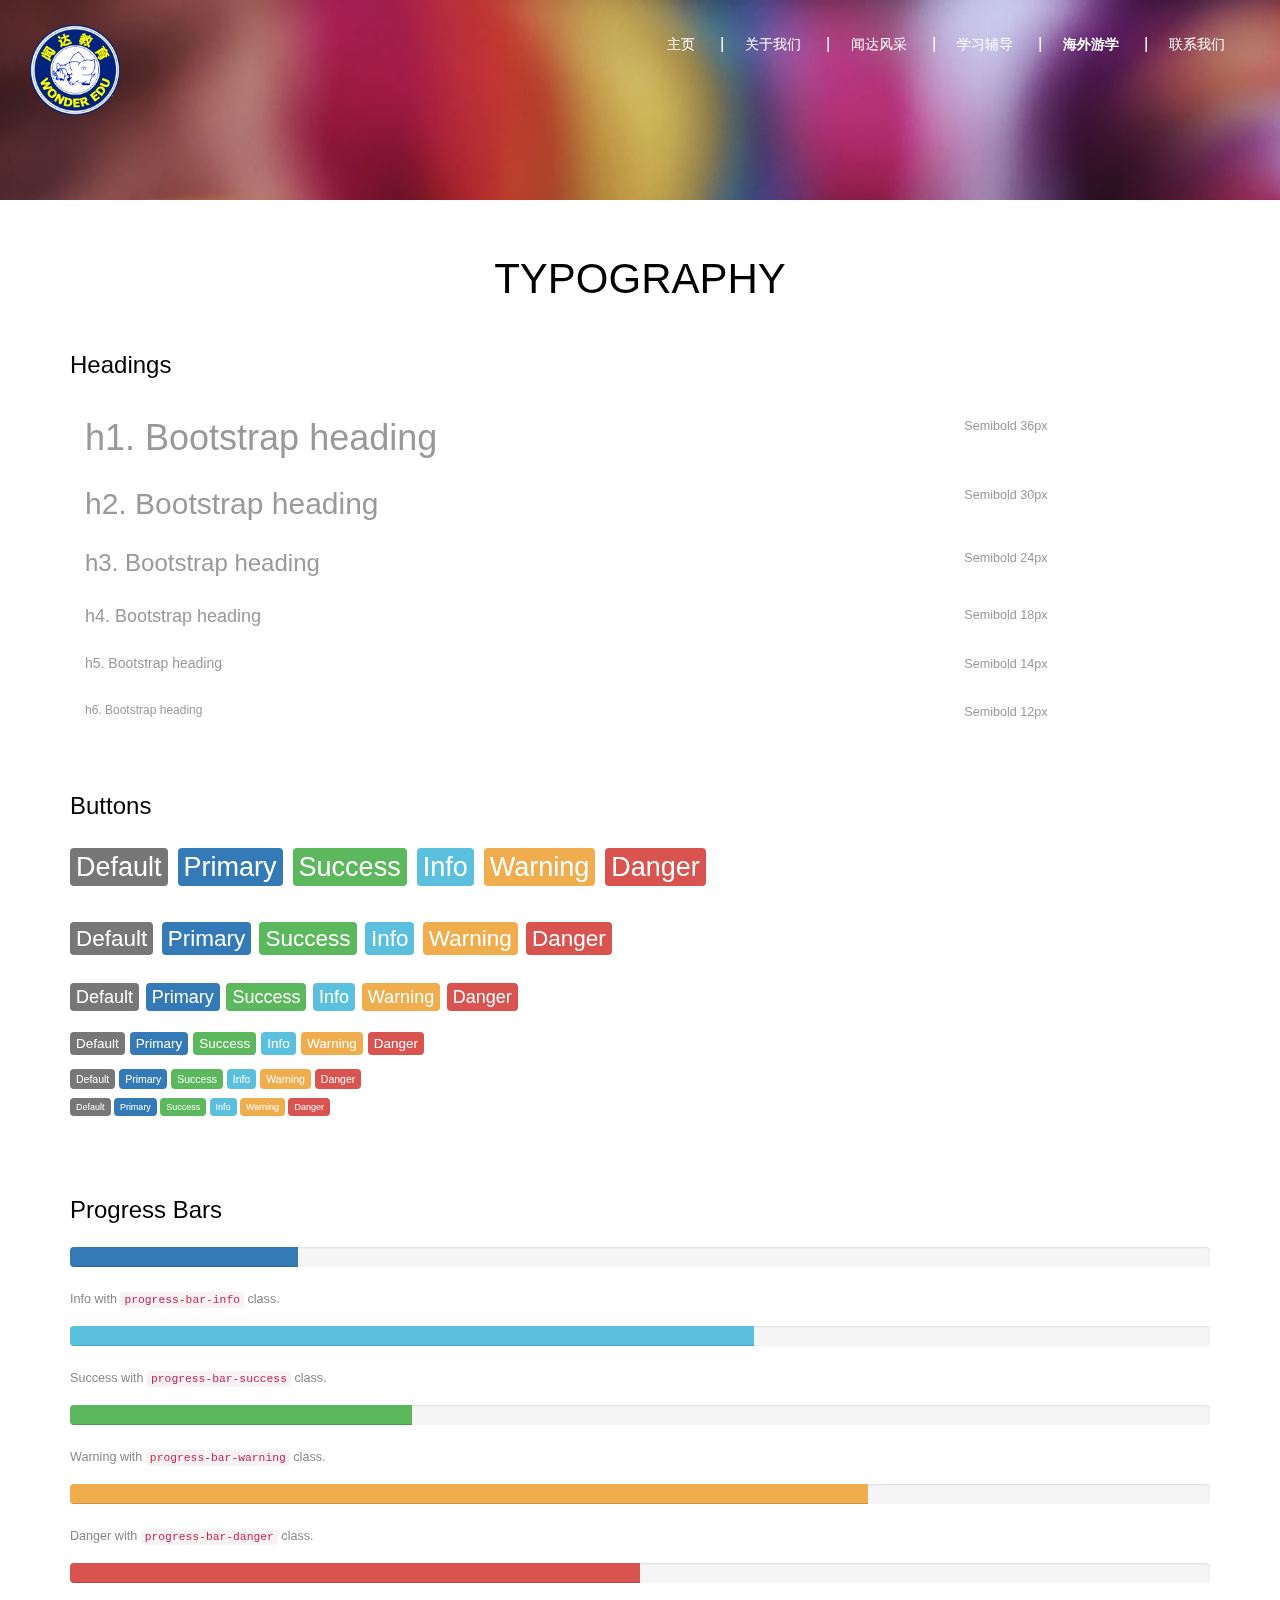
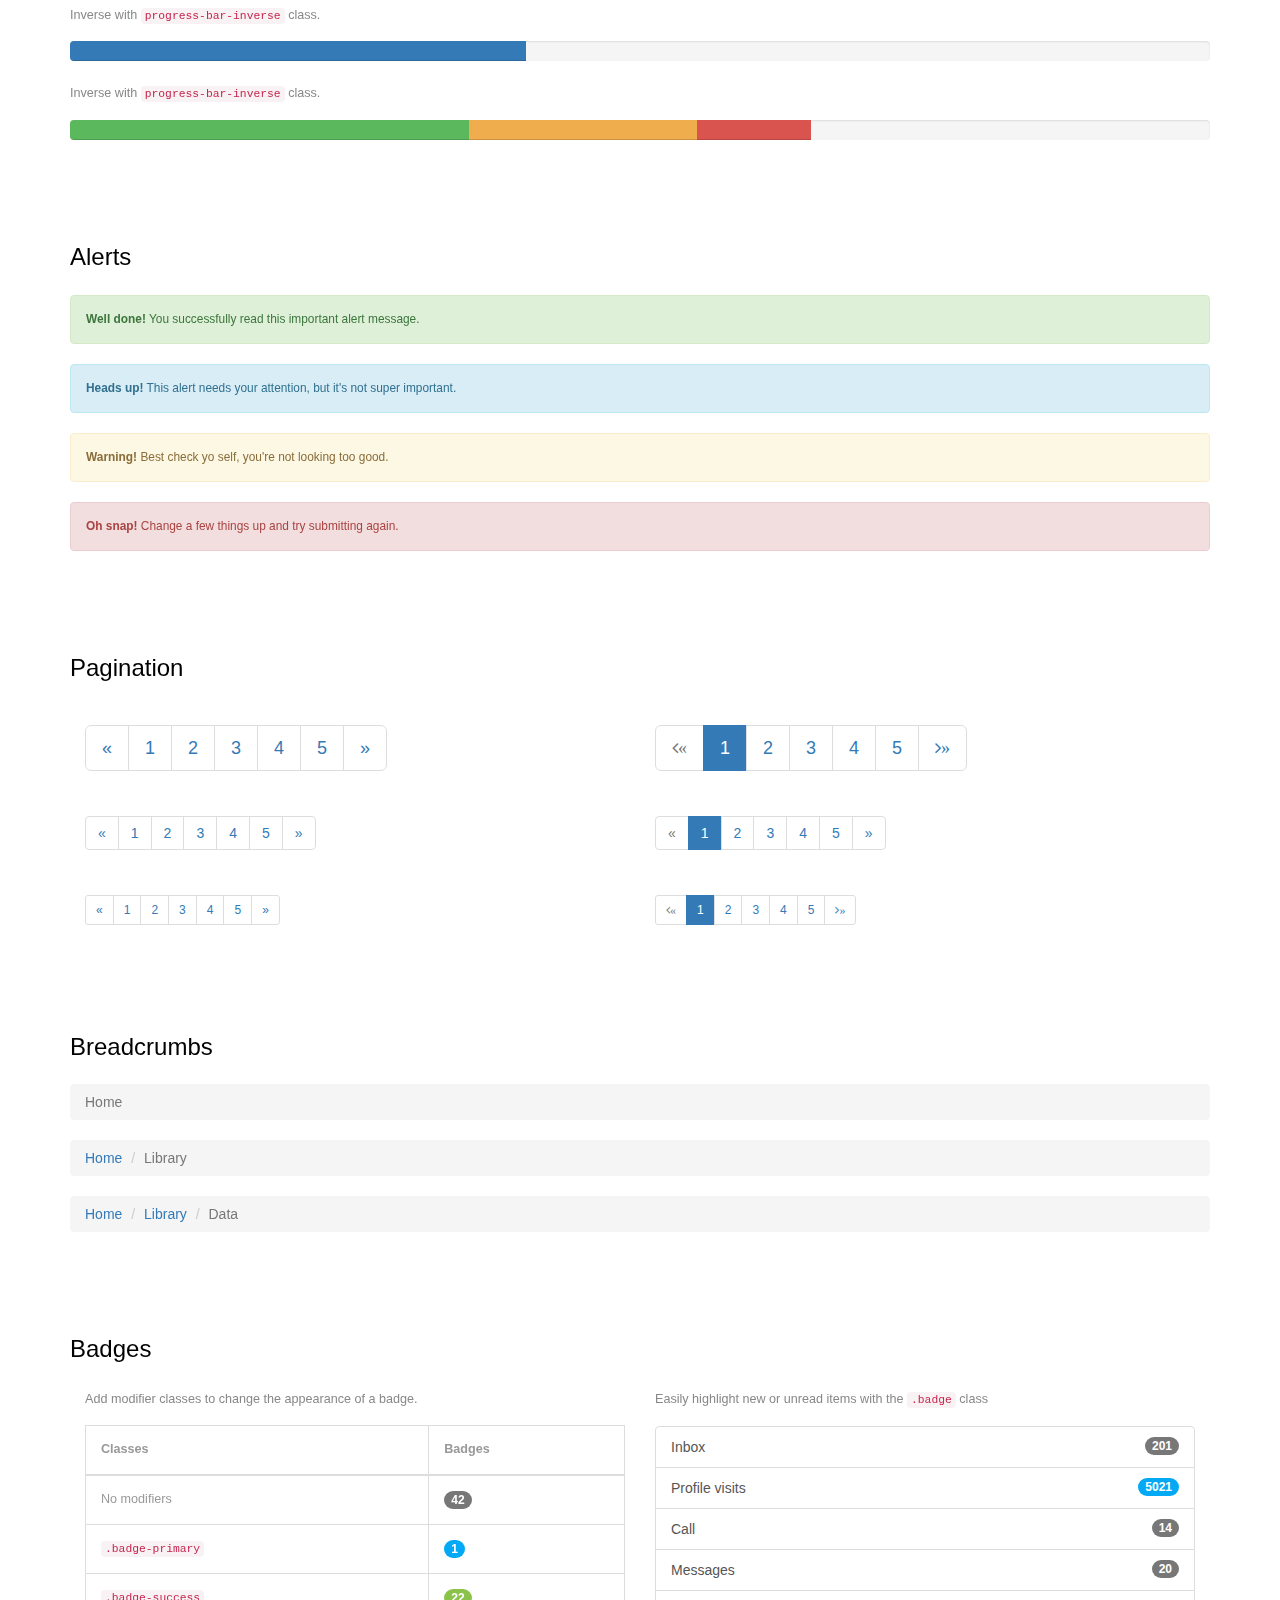
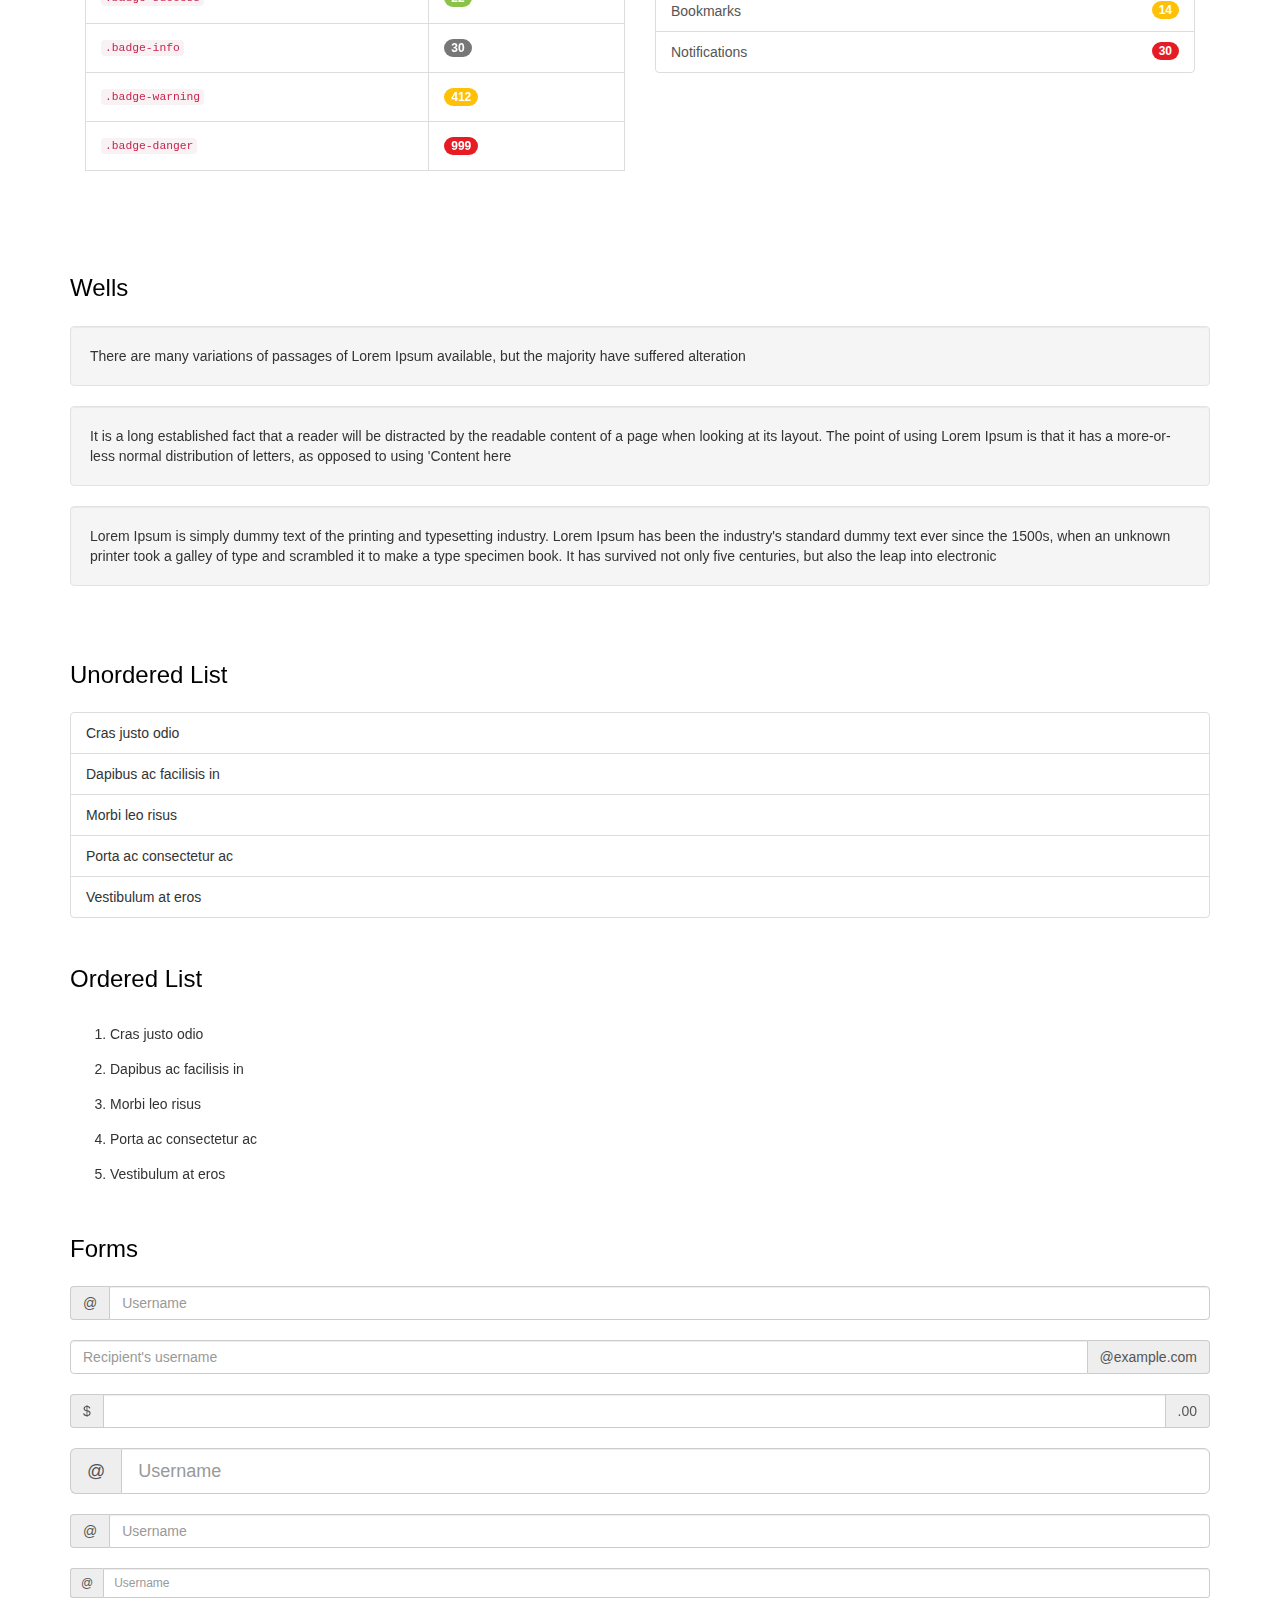
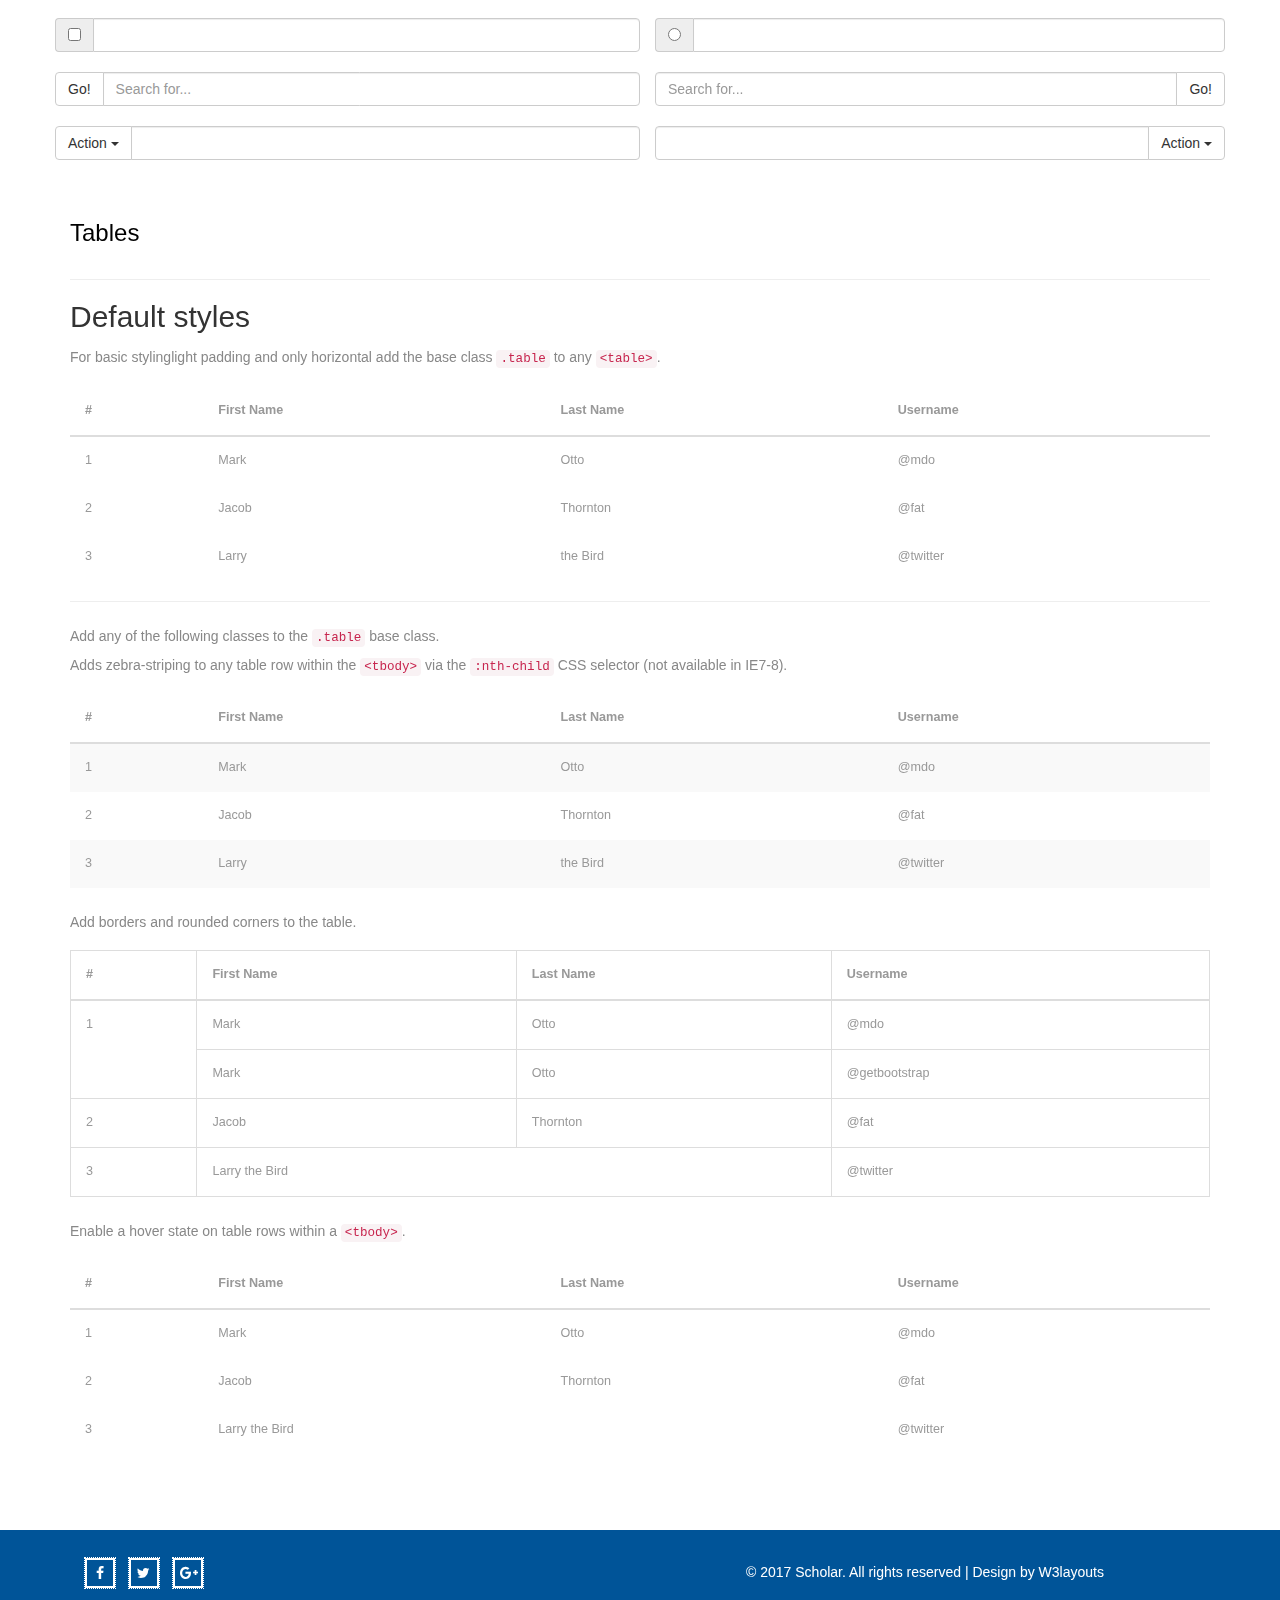
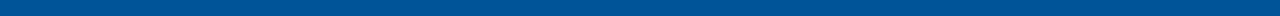
<file: html/typography.html>
<!--Author: W3layouts
Author URL: http://w3layouts.com
License: Creative Commons Attribution 3.0 Unported
License URL: http://creativecommons.org/licenses/by/3.0/
-->
<!DOCTYPE HTML>
<html lang="zh">
<head>
<link rel="icon" href="images/logo.png">
<title>闻达教育</title>
<meta name="viewport" content="width=device-width, initial-scale=1">
<meta http-equiv="Content-Type" content="text/html; charset=utf-8" />
<meta name="keywords" content="Scholar Responsive web template, Bootstrap Web Templates, Flat Web Templates, Android Compatible web template, 
Smartphone Compatible web template, free webdesigns for Nokia, Samsung, LG, SonyEricsson, Motorola web design" />
<!-- css files -->
<link href="css/bootstrap.css" rel="stylesheet" type="text/css" media="all" />
<link href="css/font-awesome.css" rel="stylesheet" type="text/css" media="all" />
<link rel="stylesheet" type="text/css" href="css/set2.css" />
<link href="css/imagelightbox.css" rel="stylesheet" type="text/css">
<link href="css/style.css" rel="stylesheet" type="text/css" media="all" />
<!-- /css files -->
<!-- fonts -->
<script src="js/jquery-1.11.1.min.js"></script>
<script src="js/bootstrap.js"></script>
</head>
<body>
<!-- navigation -->
<div class="navbar-wrapper">
    <div class="container-fluid">
		<nav class="navbar navbar-inverse navbar-static-top cl-effect-5">
			<div class="container">
				<div class="navbar-header">
					<button type="button" class="navbar-toggle collapsed" data-toggle="collapse" data-target="#navbar" aria-expanded="false" aria-controls="navbar">
						<span class="sr-only">Toggle navigation</span>
						<span class="icon-bar"></span>
						<span class="icon-bar"></span>
						<span class="icon-bar"></span>
					</button>
					<a class="navbar-brand" href="index.html"><img style="width:90px;height:90px;" src="images/logo.png" alt="home" /></a>
				</div>
				<div id="navbar" class="navbar-collapse collapse">
					<ul class="nav navbar-nav navbar-right">
						<li><a href="index.html"><span data-hover="主页">主页</span></a></li>
						<li><a href="about.html"><span data-hover="关于我们">关于我们</span></a><span class="line1">|</span></li>
						<li><a href="gallery.html"><span data-hover="闻达风采">闻达风采</span></a><span class="line1">|</span></li>
						<li><a href="service.html"><span data-hover="学习辅导">学习辅导</span></a><span class="line1">|</span></li>
						<li class="active"><a href="service.html"><span data-hover="海外游学">海外游学</span></a><span class="line1">|</span></li>
						<li><a href="contact.html"><span data-hover="联系我们">联系我们</span></a><span class="line1">|</span></li>
					</ul>
				</div>
			</div>
        </nav>
	</div>
</div>	
<!-- //navigation -->
<!--//banner section starts here-->
    <!-- Slider  -->
    <div class="jarallax agile-about-bg"></div>
     <!-- /Slider  -->
<!--//banner-->
<!-- typo -->
	<div class="jarallax w3ls-services agile-section" id="services">
	<div class="container">
		<h3 class="agileits-title">typography</h3>
			<div class="grid_3 grid_4 w3layouts">
				<h3 class="hdg">Headings</h3>
				<div class="bs-example">
					<table class="table">
						<tbody>
							<tr>
								<td><h1 id="h1.-bootstrap-heading">h1. Bootstrap heading<a class="anchorjs-link" href="#h1.-bootstrap-heading"><span class="anchorjs-icon"></span></a></h1></td>
								<td class="type-info">Semibold 36px</td>
							</tr>
							<tr>
								<td><h2 id="h2.-bootstrap-heading">h2. Bootstrap heading<a class="anchorjs-link" href="#h2.-bootstrap-heading"><span class="anchorjs-icon"></span></a></h2></td>
								<td class="type-info">Semibold 30px</td>
							</tr>
							<tr>
								<td><h3 id="h3.-bootstrap-heading">h3. Bootstrap heading<a class="anchorjs-link" href="#h3.-bootstrap-heading"><span class="anchorjs-icon"></span></a></h3></td>
								<td class="type-info">Semibold 24px</td>
							</tr>
							<tr>
								<td><h4 id="h4.-bootstrap-heading">h4. Bootstrap heading<a class="anchorjs-link" href="#h4.-bootstrap-heading"><span class="anchorjs-icon"></span></a></h4></td>
								<td class="type-info">Semibold 18px</td>
							</tr>
							<tr>
								<td><h5 id="h5.-bootstrap-heading">h5. Bootstrap heading<a class="anchorjs-link" href="#h5.-bootstrap-heading"><span class="anchorjs-icon"></span></a></h5></td>
								<td class="type-info">Semibold 14px</td>
							</tr>
							<tr>
								<td><h6>h6. Bootstrap heading</h6></td>
								<td class="type-info">Semibold 12px</td>
							</tr>
						</tbody>
					</table>
				</div>
			</div>
			<div class="grid_3 grid_5 w3">
				<h3>Buttons</h3>
				<h1>
					<a href="#"><span class="label label-default">Default</span></a>
					<a href="#"><span class="label label-primary">Primary</span></a>
					<a href="#"><span class="label label-success">Success</span></a>
					<a href="#"><span class="label label-info">Info</span></a>
					<a href="#"><span class="label label-warning">Warning</span></a>
					<a href="#"><span class="label label-danger">Danger</span></a>
				</h1>
				<h2>
					<a href="#"><span class="label label-default">Default</span></a>
					<a href="#"><span class="label label-primary">Primary</span></a>
					<a href="#"><span class="label label-success">Success</span></a>
					<a href="#"><span class="label label-info">Info</span></a>
					<a href="#"><span class="label label-warning">Warning</span></a>
					<a href="#"><span class="label label-danger">Danger</span></a>
				</h2>
				<h3>
					<a href="#"><span class="label label-default">Default</span></a>
					<a href="#"><span class="label label-primary">Primary</span></a>
					<a href="#"><span class="label label-success">Success</span></a>
					<a href="#"><span class="label label-info">Info</span></a>
					<a href="#"><span class="label label-warning">Warning</span></a>
					<a href="#"><span class="label label-danger">Danger</span></a>
				</h3>
				<h4>
					<a href="#"><span class="label label-default">Default</span></a>
					<a href="#"><span class="label label-primary">Primary</span></a>
					<a href="#"><span class="label label-success">Success</span></a>
					<a href="#"><span class="label label-info">Info</span></a>
					<a href="#"><span class="label label-warning">Warning</span></a>
					<a href="#"><span class="label label-danger">Danger</span></a>
				</h4>
				<h5>
					<a href="#"><span class="label label-default">Default</span></a>
					<a href="#"><span class="label label-primary">Primary</span></a>
					<a href="#"><span class="label label-success">Success</span></a>
					<a href="#"><span class="label label-info">Info</span></a>
					<a href="#"><span class="label label-warning">Warning</span></a>
					<a href="#"><span class="label label-danger">Danger</span></a>
				</h5>
				<h6>
					<a href="#"><span class="label label-default">Default</span></a>
					<a href="#"><span class="label label-primary">Primary</span></a>
					<a href="#"><span class="label label-success">Success</span></a>
					<a href="#"><span class="label label-info">Info</span></a>
					<a href="#"><span class="label label-warning">Warning</span></a>
					<a href="#"><span class="label label-danger">Danger</span></a>
				</h6>
			</div>		
			<div class="grid_3 grid_5 w3l">
				<h3>Progress Bars</h3>
				<div class="tab-content">
					<div class="tab-pane active" id="domprogress">
						<div class="progress">    
							<div class="progress-bar progress-bar-primary" style="width: 20%"></div>
						</div>
						<p>Info with <code>progress-bar-info</code> class.</p>
						<div class="progress">    
							<div class="progress-bar progress-bar-info" style="width: 60%"></div>
						</div>
						<p>Success with <code>progress-bar-success</code> class.</p>
						<div class="progress">
							<div class="progress-bar progress-bar-success" style="width: 30%"></div>
						</div>
						<p>Warning with <code>progress-bar-warning</code> class.</p>
						<div class="progress">
							<div class="progress-bar progress-bar-warning" style="width: 70%"></div>
						</div>
						<p>Danger with <code>progress-bar-danger</code> class.</p>
						<div class="progress">
							<div class="progress-bar progress-bar-danger" style="width: 50%"></div>
						</div>
						<p>Inverse with <code>progress-bar-inverse</code> class.</p>
						<div class="progress">
							<div class="progress-bar progress-bar-inverse" style="width: 40%"></div>
						</div>
						<p>Inverse with <code>progress-bar-inverse</code> class.</p>
						<div class="progress">
							<div class="progress-bar progress-bar-success" style="width: 35%"><span class="sr-only">35% Complete (success)</span></div>
							<div class="progress-bar progress-bar-warning" style="width: 20%"><span class="sr-only">20% Complete (warning)</span></div>
							<div class="progress-bar progress-bar-danger" style="width: 10%"><span class="sr-only">10% Complete (danger)</span></div>
						</div>
					</div>
				</div>
			</div>
			<div class="grid_3 grid_5 w3ls">
				<h3>Alerts</h3>
				<div class="alert alert-success" role="alert">
					<strong>Well done!</strong> You successfully read this important alert message.
				</div>
				<div class="alert alert-info" role="alert">
					<strong>Heads up!</strong> This alert needs your attention, but it's not super important.
				</div>
				<div class="alert alert-warning" role="alert">
					<strong>Warning!</strong> Best check yo self, you're not looking too good.
				</div>
				<div class="alert alert-danger" role="alert">
					<strong>Oh snap!</strong> Change a few things up and try submitting again.
				</div>
			</div>
			<div class="grid_3 grid_5 agileits">
				<h3>Pagination</h3>
				<div class="col-md-6">
					<nav>
						<ul class="pagination pagination-lg">
							<li><a href="#" aria-label="Previous"><span aria-hidden="true">«</span></a></li>
							<li><a href="#">1</a></li>
							<li><a href="#">2</a></li>
							<li><a href="#">3</a></li>
							<li><a href="#">4</a></li>
							<li><a href="#">5</a></li>
							<li><a href="#" aria-label="Next"><span aria-hidden="true">»</span></a></li>
						</ul>
					</nav>
					<nav>
						<ul class="pagination">
							<li><a href="#" aria-label="Previous"><span aria-hidden="true">«</span></a></li>
							<li><a href="#">1</a></li>
							<li><a href="#">2</a></li>
							<li><a href="#">3</a></li>
							<li><a href="#">4</a></li>
							<li><a href="#">5</a></li>
							<li><a href="#" aria-label="Next"><span aria-hidden="true">»</span></a></li>
						</ul>
					</nav>
					<nav>
						<ul class="pagination pagination-sm">
							<li><a href="#" aria-label="Previous"><span aria-hidden="true">«</span></a></li>
							<li><a href="#">1</a></li>
							<li><a href="#">2</a></li>
							<li><a href="#">3</a></li>
							<li><a href="#">4</a></li>
							<li><a href="#">5</a></li>
							<li><a href="#" aria-label="Next"><span aria-hidden="true">»</span></a></li>
						</ul>
					</nav>
				</div>
				<div class="col-md-6">
					<ul class="pagination pagination-lg">
						<li class="disabled"><a href="#"><i class="fa fa-angle-left">«</i></a></li>
						<li class="active"><a href="#">1</a></li>
						<li><a href="#">2</a></li>
						<li><a href="#">3</a></li>
						<li><a href="#">4</a></li>
						<li><a href="#">5</a></li>
						<li><a href="#"><i class="fa fa-angle-right">»</i></a></li>
					</ul>
					<nav>
						<ul class="pagination">
							<li class="disabled"><a href="#" aria-label="Previous"><span aria-hidden="true">«</span></a></li>
							<li class="active"><a href="#">1 <span class="sr-only">(current)</span></a></li>
							<li><a href="#">2</a></li>
							<li><a href="#">3</a></li>
							<li><a href="#">4</a></li>
							<li><a href="#">5</a></li>
							<li><a href="#" aria-label="Next"><span aria-hidden="true">»</span></a></li>
						</ul>
					</nav>
					<ul class="pagination pagination-sm">
						<li class="disabled"><a href="#"><i class="fa fa-angle-left">«</i></a></li>
						<li class="active"><a href="#">1</a></li>
						<li><a href="#">2</a></li>
						<li><a href="#">3</a></li>
						<li><a href="#">4</a></li>
						<li><a href="#">5</a></li>
						<li><a href="#"><i class="fa fa-angle-right">»</i></a></li>
					</ul>
				</div>
				<div class="clearfix"> </div>
			</div>
			<div class="grid_3 grid_5 agileinfo">
				<h3>Breadcrumbs</h3>
				<ol class="breadcrumb">
					<li class="active">Home</li>
				</ol>
				<ol class="breadcrumb">
					<li><a href="#">Home</a></li>
					<li class="active">Library</li>
				</ol>
				<ol class="breadcrumb">
					<li><a href="#">Home</a></li>
					<li><a href="#">Library</a></li>
					<li class="active">Data</li>
				</ol>
			</div>
			<div class="grid_3 grid_5 wthree">
				<h3>Badges</h3>
				<div class="col-md-6 agileits-w3layouts">
					<p>Add modifier classes to change the appearance of a badge.</p>
					<table class="table table-bordered">
						<thead>
							<tr>
								<th>Classes</th>
								<th>Badges</th>
							</tr>
						</thead>
						<tbody>
							<tr>
								<td>No modifiers</td>
								<td><span class="badge">42</span></td>
							</tr>
							<tr>
								<td><code>.badge-primary</code></td>
								<td><span class="badge badge-primary">1</span></td>
							</tr>
							<tr>
								<td><code>.badge-success</code></td>
								<td><span class="badge badge-success">22</span></td>
							</tr>
							<tr>
								<td><code>.badge-info</code></td>
								<td><span class="badge badge-info">30</span></td>
							</tr>
							<tr>
								<td><code>.badge-warning</code></td>
								<td><span class="badge badge-warning">412</span></td>
							</tr>
							<tr>
								<td><code>.badge-danger</code></td>
								<td><span class="badge badge-danger">999</span></td>
							</tr>
						</tbody>
					</table>                    
				</div>
				<div class="col-md-6 w3-agileits">
					<p>Easily highlight new or unread items with the <code>.badge</code> class</p>
					<div class="list-group list-group-alternate"> 
						<a href="#" class="list-group-item"><span class="badge">201</span> <i class="ti ti-email"></i> Inbox </a> 
						<a href="#" class="list-group-item"><span class="badge badge-primary">5021</span> <i class="ti ti-eye"></i> Profile visits </a> 
						<a href="#" class="list-group-item"><span class="badge">14</span> <i class="ti ti-headphone-alt"></i> Call </a> 
						<a href="#" class="list-group-item"><span class="badge">20</span> <i class="ti ti-comments"></i> Messages </a> 
						<a href="#" class="list-group-item"><span class="badge badge-warning">14</span> <i class="ti ti-bookmark"></i> Bookmarks </a> 
						<a href="#" class="list-group-item"><span class="badge badge-danger">30</span> <i class="ti ti-bell"></i> Notifications </a> 
					</div>
				</div>
			   <div class="clearfix"> </div>
			</div>	 
			<div class="grid_3 grid_5 agile">
				<h3>Wells</h3>
				<div class="well">
					There are many variations of passages of Lorem Ipsum available, but the majority have suffered alteration
				</div>
				<div class="well">
					It is a long established fact that a reader will be distracted by the readable content of a page when looking at its layout. The point of using Lorem Ipsum is that it has a more-or-less normal distribution of letters, as opposed to using 'Content here
				</div>
				<div class="well">
						Lorem Ipsum is simply dummy text of the printing and typesetting industry. Lorem Ipsum has been the industry's standard dummy text ever since the 1500s, when an unknown printer took a galley of type and scrambled it to make a type specimen book. It has survived not only five centuries, but also the leap into electronic
				</div>
			</div>
			<h3 class="bars">Unordered List</h3>
			<ul class="list-group w3-agile">
			  <li class="list-group-item">Cras justo odio</li>
			  <li class="list-group-item">Dapibus ac facilisis in</li>
			  <li class="list-group-item">Morbi leo risus</li>
			  <li class="list-group-item">Porta ac consectetur ac</li>
			  <li class="list-group-item">Vestibulum at eros</li>
			</ul>
			<h3 class="bars">Ordered List</h3>
			<ol>
				<li class="list-group-item1">Cras justo odio</li>
				<li class="list-group-item1">Dapibus ac facilisis in</li>
				<li class="list-group-item1">Morbi leo risus</li>
				<li class="list-group-item1">Porta ac consectetur ac</li>
				<li class="list-group-item1">Vestibulum at eros</li>
			</ol>
			<h3 class="bars">Forms</h3>
			<div class="input-group w3_w3layouts">
				<span class="input-group-addon" id="basic-addon1">@</span>
				<input type="text" class="form-control" placeholder="Username" aria-describedby="basic-addon1">
			</div>
			<div class="input-group w3_w3layouts">
				<input type="text" class="form-control" placeholder="Recipient's username" aria-describedby="basic-addon2">
				<span class="input-group-addon" id="basic-addon2">@example.com</span>
			</div>
			<div class="input-group w3_w3layouts">
				<span class="input-group-addon">$</span>
					<input type="text" class="form-control" aria-label="Amount (to the nearest dollar)">
				<span class="input-group-addon">.00</span>
			</div>
			<div class="input-group input-group-lg w3_w3layouts">
				<span class="input-group-addon" id="sizing-addon1">@</span>
				<input type="text" class="form-control" placeholder="Username" aria-describedby="sizing-addon1">
			</div>
			<div class="input-group w3_w3layouts">
				<span class="input-group-addon" id="sizing-addon2">@</span>
				<input type="text" class="form-control" placeholder="Username" aria-describedby="sizing-addon2">
			</div>
			<div class="input-group input-group-sm w3_w3layouts">
				<span class="input-group-addon" id="sizing-addon3">@</span>
				<input type="text" class="form-control" placeholder="Username" aria-describedby="sizing-addon3">
			</div>
			<div class="row">
				<div class="col-lg-6 in-gp-tl">
					<div class="input-group">
						<span class="input-group-addon">
							<input type="checkbox" aria-label="...">
						</span>
						<input type="text" class="form-control" aria-label="...">
					</div><!-- /input-group -->
				</div><!-- /.col-lg-6 -->
				<div class="col-lg-6 in-gp-tb">
					<div class="input-group">
						<span class="input-group-addon">
							<input type="radio" aria-label="...">
						</span>
						<input type="text" class="form-control" aria-label="...">
					</div><!-- /input-group -->
				</div><!-- /.col-lg-6 -->
			</div><!-- /.row -->
			<div class="row">
				<div class="col-lg-6 in-gp-tl">
					<div class="input-group">
						<span class="input-group-btn">
							<button class="btn btn-default" type="button">Go!</button>
						</span>
						<input type="text" class="form-control" placeholder="Search for...">
					</div><!-- /input-group -->
				</div><!-- /.col-lg-6 -->
				<div class="col-lg-6 in-gp-tb">
					<div class="input-group">
						<input type="text" class="form-control" placeholder="Search for...">
						<span class="input-group-btn">
							<button class="btn btn-default" type="button">Go!</button>
						</span>
					</div><!-- /input-group -->
				</div><!-- /.col-lg-6 -->
			</div><!-- /.row -->
			<div class="row">
				<div class="col-lg-6 in-gp-tl">
					<div class="input-group">
						<div class="input-group-btn">
							<button type="button" class="btn btn-default dropdown-toggle" data-toggle="dropdown" aria-haspopup="true" aria-expanded="false">Action <span class="caret"></span></button>
							<ul class="dropdown-menu">
								<li><a href="#">Action</a></li>
								<li><a href="#">Another action</a></li>
								<li><a href="#">Something else here</a></li>
								<li role="separator" class="divider"></li>
								<li><a href="#">Separated link</a></li>
							</ul>
						</div><!-- /btn-group -->
						<input type="text" class="form-control" aria-label="...">
					</div><!-- /input-group -->
				</div><!-- /.col-lg-6 -->
				<div class="col-lg-6 in-gp-tb">
					<div class="input-group">
						<input type="text" class="form-control" aria-label="...">
						<div class="input-group-btn">
							<button type="button" class="btn btn-default dropdown-toggle" data-toggle="dropdown" aria-haspopup="true" aria-expanded="false">Action <span class="caret"></span></button>
							<ul class="dropdown-menu dropdown-menu-right">
								<li><a href="#">Action</a></li>
								<li><a href="#">Another action</a></li>
								<li><a href="#">Something else here</a></li>
								<li role="separator" class="divider"></li>
								<li><a href="#">Separated link</a></li>
							</ul>
						</div><!-- /btn-group -->
					</div><!-- /input-group -->
				</div><!-- /.col-lg-6 -->
			</div><!-- /.row -->
			<div class="page-header">
				<h3 class="bars">Tables</h3>
			</div>
			<h2 class="typoh2">Default styles</h2>
			<p>For basic stylinglight padding and only horizontal add the base class <code>.table</code> to any <code>&lt;table&gt;</code>.</p>
			<div class="bs-docs-example">
				<table class="table">
					<thead>
						<tr>
							<th>#</th>
							<th>First Name</th>
							<th>Last Name</th>
							<th>Username</th>
						</tr>
					</thead>
					<tbody>
						<tr>
							<td>1</td>
							<td>Mark</td>
							<td>Otto</td>
							<td>@mdo</td>
						</tr>
						<tr>
							<td>2</td>
							<td>Jacob</td>
							<td>Thornton</td>
							<td>@fat</td>
						</tr>
						<tr>
							<td>3</td>
							<td>Larry</td>
							<td>the Bird</td>
							<td>@twitter</td>
						</tr>
					</tbody>
				</table>
			</div>
			<hr class="bs-docs-separator">
			<p>Add any of the following classes to the <code>.table</code> base class.</p>
			<p>Adds zebra-striping to any table row within the <code>&lt;tbody&gt;</code> via the <code>:nth-child</code> CSS selector (not available in IE7-8).</p>
			<div class="bs-docs-example">
				<table class="table table-striped">
					<thead>
						<tr>
							<th>#</th>
							<th>First Name</th>
							<th>Last Name</th>
							<th>Username</th>
						</tr>
					</thead>
					<tbody>
						<tr>
							<td>1</td>
							<td>Mark</td>
							<td>Otto</td>
							<td>@mdo</td>
						</tr>
						<tr>
							<td>2</td>
							<td>Jacob</td>
							<td>Thornton</td>
							<td>@fat</td>
						</tr>
						<tr>
							<td>3</td>
							<td>Larry</td>
							<td>the Bird</td>
							<td>@twitter</td>
						</tr>
					</tbody>
				</table>
			</div>
			<p>Add borders and rounded corners to the table.</p>
			<div class="bs-docs-example">
				<table class="table table-bordered">
					<thead>
						<tr>
							<th>#</th>
							<th>First Name</th>
							<th>Last Name</th>
							<th>Username</th>
						</tr>
					</thead>
					<tbody>
						<tr>
							<td rowspan="2">1</td>
							<td>Mark</td>
							<td>Otto</td>
							<td>@mdo</td>
						</tr>
						<tr>
							<td>Mark</td>
							<td>Otto</td>
							<td>@getbootstrap</td>
						</tr>
						<tr>
							<td>2</td>
							<td>Jacob</td>
							<td>Thornton</td>
							<td>@fat</td>
						</tr>
						<tr>
							<td>3</td>
							<td colspan="2">Larry the Bird</td>
							<td>@twitter</td>
						</tr>
					</tbody>
				</table>
			</div>
			<p>Enable a hover state on table rows within a <code>&lt;tbody&gt;</code>.</p>
			<div class="bs-docs-example">
				<table class="table table-hover">
					<thead>
						<tr>
						  <th>#</th>
						  <th>First Name</th>
						  <th>Last Name</th>
						  <th>Username</th>
						</tr>
					</thead>
					<tbody>
						<tr>
						  <td>1</td>
						  <td>Mark</td>
						  <td>Otto</td>
						  <td>@mdo</td>
						</tr>
						<tr>
						  <td>2</td>
						  <td>Jacob</td>
						  <td>Thornton</td>
						  <td>@fat</td>
						</tr>
						<tr>
						  <td>3</td>
						  <td colspan="2">Larry the Bird</td>
						  <td>@twitter</td>
						</tr>
					</tbody>
				</table>
			</div>
		</div>
	</div>
<!-- //typo -->
<!-- footer -->
<div class="agileits_w3layouts-footer">
	<div class="container">
		<div class="agileinfo-footer">
			<div class="col-md-6 col-sm-6 social-icons">
				<ul>
					<li><a href="#" class="fa fa-facebook icon-border facebook"> </a></li>
					<li><a href="#" class="fa fa-twitter  icon-border twitter"> </a></li>
					<li><a href="#" class="fa fa-google-plus  icon-border googleplus"> </a></li>
				</ul>
			</div>
			<div class="col-md-6 col-sm-6 w3_agile-copyright text-center">
				<p>© 2017 Scholar. All rights reserved | Design by <a href="//w3layouts.com/">W3layouts</a></p>
			</div>
		</div>
	</div>
</div>
<!-- //footer -->
<script src="js/jarallax.js"></script>
<script src="js/SmoothScroll.min.js"></script>
<script type="text/javascript">
	/* init Jarallax */
	$('.jarallax').jarallax({
		speed: 0.5,
		imgWidth: 1366,
		imgHeight: 768
	})
</script>
<!-- here starts scrolling icon -->
		<script type="text/javascript">
			$(document).ready(function() {
				/*
					var defaults = {
					containerID: 'toTop', // fading element id
					containerHoverID: 'toTopHover', // fading element hover id
					scrollSpeed: 1200,
					easingType: 'linear' 
					};
				*/
										
				$().UItoTop({ easingType: 'easeOutQuart' });
									
				});
		</script>
		
		<!-- start-smoth-scrolling -->
		<script type="text/javascript" src="js/move-top.js"></script>
		<script type="text/javascript" src="js/easing.js"></script>
		<script type="text/javascript">
			jQuery(document).ready(function($) {
				$(".scroll").click(function(event){		
					event.preventDefault();
					$('html,body').animate({scrollTop:$(this.hash).offset().top},1000);
				});
			});
		</script>
		<!-- /ends-smoth-scrolling -->
	<!-- //here ends scrolling icon -->
</body>
</html>
</file>
<file: html/css/set2.css>
*, *:after, *:before { -webkit-box-sizing: border-box; box-sizing: border-box; }
.clearfix:before, .clearfix:after { display: table; content: ''; }
.clearfix:after { clear: both; }
.grid {
	position: relative;
	clear: both;
	margin: 0 auto;
	padding: 1em 0;
	list-style: none;
	text-align: center;
}

/* Common style */
.grid figure {
	position: relative;
	float: left;
	overflow: hidden;
    margin: 0;
    padding: 0;
	background: #000;
	text-align: center;
	cursor: pointer;
}

.grid figure img {
    position: relative;
    display: block;
    opacity: 0.8;
    width: 100%;
}

.grid figure figcaption {
	padding: 2em;
	color: #fff;
	font-size: 1.25em;
	-webkit-backface-visibility: hidden;
	backface-visibility: hidden;
}

.grid figure figcaption::before,
.grid figure figcaption::after {
	pointer-events: none;
}

.grid figure figcaption,
.grid figure figcaption > a {
	position: absolute;
	top: 5em;
	left: 0;
	width: 100%;
	height: 100%;
}

/* Anchor will cover the whole item by default */
/* For some effects it will show as a button */
.grid figure figcaption > a {
	z-index: 1000;
	text-indent: 200%;
	white-space: nowrap;
	font-size: 0;
	opacity: 0;
}

.grid figure h4 {
    word-spacing: -0.15em;
    font-weight: 600;
    font-size: 1em;
    color: #005498;
    background: #ffb600;
    padding: 0 0.5em;
    display: inline-block;
}
.grid figure h4 span {
	font-weight: 800;
}

.grid figure h4,
.grid figure p {
	margin: 0;
}

.grid figure p {
	letter-spacing: 1px;
}
/***** Kira *****/
/*-----------------*/

figure.effect-kira {
	text-align: left;
}

figure.effect-kira img {
	-webkit-transition: opacity 0.35s;
	transition: opacity 0.35s;
}

figure.effect-kira figcaption {
	z-index: 1;
}

figure.effect-kira p {
    padding: 2em 0.5em;
    font-weight: 600;
    line-height: 1;
	opacity: 0;

}

figure.effect-kira p a {
    margin: 0 0.5em;
    color: #ffb600;
}

figure.effect-kira p a:hover,
figure.effect-kira p a:focus {
	color:#ffb600;
}

figure.effect-kira figcaption::before {
	position: absolute;
    top: 1em;
	right: 2em;
	left: 2em;
	z-index: -1;
	height: 3.5em;
	background: #005498;
	content: '';
	-webkit-transition: opacity 0.35s, -webkit-transform 0.35s;
	transition: opacity 0.35s, transform 0.35s;
	-webkit-transform: translate3d(0,4em,0) scale3d(1,0.023,1) ;
	transform: translate3d(0,4em,0) scale3d(1,0.023,1);
	-webkit-transform-origin: 50% 0;
	transform-origin: 50% 0;
}

figure.effect-kira:hover img {
	opacity: 0.5;
}

figure.effect-kira:hover p {
	opacity: 1;
	-webkit-transform: translate3d(0,0,0);
	transform: translate3d(0,0,0);
}

figure.effect-kira:hover figcaption::before {
	opacity: 0.7;
	-webkit-transform: translate3d(0,5em,0) scale3d(1,1,1) ;
	transform: translate3d(0,5em,0) scale3d(1,1,1);
}
figcaption h5 {
    text-transform: capitalize;
    font-size: .9em;
    margin: 0.5em 0;
    text-align: right;
    color: #fff;
}

/*-----------------*/
/* Media queries */
@media screen and (max-width: 50em) {
	.content {
		padding: 0 10px;
		text-align: center;
	}
	.grid figure {
		display: inline-block;
		width: 100%;
	}
}
</file>
<file: html/css/imagelightbox.css>
/* IMAGE LIGHTBOX SELECTOR */

#imagelightbox {
    cursor: pointer;
    position: fixed;
    z-index: 10000;
    touch-action: none;
    box-shadow: 0 0 3.125em rgba(0, 0, 0, .75); /* 50 */
	margin: 10em auto;
}

.imagelightbox-scroll-lock {
    overflow: hidden;
}

.imagelightbox-disable-select {
    user-select: none;
}

/* WITH ACTIVITY INDICATION */

.imagelightbox-loading,
.imagelightbox-loading div {
    border-radius: 9999px;
}

.imagelightbox-loading {
    background-color: rgb(128, 128, 128);
    background-color: rgba(0, 0, 0, .5);
    position: fixed;
    z-index: 10003;
    top: 50%;
    left: 50%;
    padding: 0.65em;
    margin: -1.3em 0 0 -1.3em;
    box-shadow: 0 0 2.5em rgba(0, 0, 0, .75); /* 40 */
}

.imagelightbox-loading div {
    width: 1.3em;
    height: 1.3em;
    background-color: #fff;
    animation: imagelightbox-loading .5s ease infinite;
}

@keyframes imagelightbox-loading {
    from {
        opacity: .5;
        transform: scale(.75);
    }
    50% {
        opacity: 1;
        transform: scale(1);
    }
    to {
        opacity: .5;
        transform: scale(.75);
    }
}

/* WITH OVERLAY */

.imagelightbox-overlay {
    background-color: #fff;
    background-color: rgba(255, 255, 255, .9);
    position: fixed;
    z-index: 9998;
    top: 0;
    right: 0;
    bottom: 0;
    left: 0;
}

/* WITH "CLOSE" BUTTON */

.imagelightbox-close {
    cursor: pointer;
    width: 2.5em; /* 40 */
    height: 2.5em; /* 40 */
    background-color: #666;
    position: fixed;
    z-index: 10002;
    top: 2.5em; /* 40 */
    right: 2.5em; /* 40 */
    border-radius: 50%;
    transition: color .3s ease;
}

.imagelightbox-close:hover {
    background-color: #111;
}

.imagelightbox-close:before,
.imagelightbox-close:after {
    width: 2px;
    background-color: #fff;
    content: '';
    position: absolute;
    top: 20%;
    bottom: 20%;
    left: 50%;
    margin-left: -1px;
}

.imagelightbox-close:before {
    transform: rotate(45deg);
}

.imagelightbox-close:after {
    transform: rotate(-45deg);
}

/* WITH CAPTION */

.imagelightbox-caption {
    text-align: center;
    color: #fff;
    background-color: #005498;
    position: fixed;
    z-index: 10001;
    left: 0;
    right: 0;
    bottom: 0;
    padding: 0.625em; /* 10 */
}

/* WITH NAVIGATION */

.imagelightbox-nav {
    background-color: #fff;
    position: fixed;
    z-index: 10001;
    left: 50%;
    bottom: 3.75em; /* 60 */
    padding: 0.313em; /* 5 */
    transform: translateX(-50%);
    border-radius: 20px;
	display:none;
}

.imagelightbox-nav a {
    position: relative;
    top: 0.2em;
    width: 1em; /* 20 */
    height: 1em; /* 20 */
    border: 1px solid  #9b0000;
    display: inline-block;
    margin: 0 0.313em; /* 5 */
    border-radius: 50%;
}

.imagelightbox-nav .active {
    background-color: #9b0000;
}

/* WITH ARROWS */

.imagelightbox-arrow {
    cursor: pointer;
    width: 3.75em; /* 60 */
    height: 4em; /* 120 */
    background-color: #444;
    background-color: rgba( 0, 0, 0, .5 );
    vertical-align: middle;
    display: none;
    position: fixed;
    z-index: 10001;
    top: 50%;
    margin-top: -3.75em; /* 60 */
}
.imagelightbox-arrow:hover,
.imagelightbox-arrow:focus {
    background-color: #666;
    background-color: rgba( 0, 0, 0, .75 );
}
.imagelightbox-arrow:active {
    background-color: #111;
}
.imagelightbox-arrow-left {
    left: 2.5em; /* 40 */
}
.imagelightbox-arrow-right {
    right: 2.5em; /* 40 */
}
.imagelightbox-arrow:before {
    width: 0;
    height: 0;
    border: 1em solid transparent;
    content: '';
    display: inline-block;
    margin-bottom: -0.125em; /* 2 */
}
.imagelightbox-arrow-left:before {
    border-left: none;
    border-right-color: #fff;
    margin-left: -0.313em; /* 5 */
}
.imagelightbox-arrow-right:before {
    border-right: none;
    border-left-color: #fff;
    margin-right: -0.313em; /* 5 */
}

.imagelightbox-loading,
.imagelightbox-overlay,
.imagelightbox-close,
.imagelightbox-nav,
.imagelightbox-arrow {
    animation: fade-in .25s linear;
}

@keyframes fade-in {
    from	{ opacity: 0; }
    to		{ opacity: 1; }
}

@media only screen and (max-width: 41.250em) { /* 660 */
    #container {
        width: 100%;
    }
    .imagelightbox-close {
        top: 1.25em; /* 20 */
        right: 1.25em; /* 20 */
    }
    .imagelightbox-arrow {
        width: 2.5em; /* 40 */
        height: 3.75em; /* 60 */
        margin-top: -1.875em; /* 30 */
    }
    .imagelightbox-arrow-left {
        left: 1.25em; /* 20 */
    }
    .imagelightbox-arrow-right {
        right: 1.25em; /* 20 */
    }
}

@media only screen and (max-width: 20em) { /* 320 */
    .imagelightbox-arrow-left {
        left: 0;
    }
    .imagelightbox-arrow-right {
        right: 0;
    }
}
</file>
<file: html/css/style.css>
/*--Author: W3Layouts
	Author URL: http://w3layouts.com
	License: Creative Commons Attribution 3.0 Unported
	License URL: http://creativecommons.org/licenses/by/3.0/
 --*/
/*-- Reset Code --*/
body { 
	padding: 0;
	margin: 0;
	background: #fff;
	font-family: 'Open Sans', sans-serif;
}
body a {
	transition: 0.5s all;
	-webkit-transition: 0.5s all;
	-moz-transition: 0.5s all;
	-o-transition: 0.5s all;
	-ms-transition: 0.5s all;
	text-decoration: none;
}
body a:hover {
	text-decoration: none;
}

body a:focus, a:hover {
	text-decoration: none;
	outline:none;
}
input[type="button"], input[type="submit"], button.btn {
	-webkit-transition: 0.5s all;
	-moz-transition: 0.5s all;
	-o-transition: 0.5s all;
	-ms-transition: 0.5s all;
	transition: 0.5s all;
}
h1, h2, h3, h4, h5, h6 {
	margin: 0;
	padding: 0;
	font-family: 'Rajdhani', sans-serif;
}
ul {
	margin: 0;
	padding: 0;
}
label {
	margin: 0;
}
.text-center {
	text-align: center;
}
/*-- //Reset-Code --*/
p {
	margin: 0;
	line-height: 2;
	font-size: 1em;
	color:#888;
}

/*-- navigation section --*/
.navbar-wrapper {
  position: absolute;
  top: 0;
  right: 0;
  left: 0;
  z-index: 20;
}
.navbar-wrapper > .container {
  padding-right: 0;
  padding-left: 0;
}
.navbar-wrapper .navbar {
  padding-right: 15px;
  padding-left: 15px;
}
.navbar-wrapper .navbar .container {
  width: auto;
}
.navbar-inverse .navbar-collapse, .navbar-inverse .navbar-form {
    border-color:transparent;
}
.navbar-inverse {
    background-color:transparent;
    border-color:transparent;
}
.navbar-brand {
    float: left;
    height: 50px;
    padding: 5px 15px;
    font-size: 18px;
    line-height: 20px;
}
.navbar-brand h1 {
    color: #005498;
    font-size: 2em;
    background: #e0b243;
    outline: 2px solid #005498;
    border: 1px dotted #fff;
    padding: 0 10px;
    text-transform: uppercase;
    letter-spacing: 1px;
    font-weight: 600;
}
.navbar-inverse .navbar-nav>li>a {
    color: #fff;
	padding-bottom:0;
	padding-top:0;
	font-size: 14px;
    font-weight: normal;
}
.navbar-inverse .navbar-nav>.active>a, .navbar-inverse .navbar-nav>.active>a:focus, .navbar-inverse .navbar-nav>.active>a:hover {
	background-color:transparent;
}
ul.nav.navbar-nav.navbar-right {
	margin:1em 0 0 0;
}
 .nav>li>a {
    position: relative;
    display: block;
    padding: 10px 25px;
}
.navbar-inverse .navbar-nav > .open > a, .navbar-inverse .navbar-nav > .open > a:hover, .navbar-inverse .navbar-nav > .open > a:focus {
    color: #fff;
    background-color: transparent;
}
.dropdown-menu > li > a {
    display: block;
    padding: 4px 15px;
}	
.dropdown-menu {
    min-width: 133px;
}	

@media (min-width: 768px) {
  .navbar-wrapper {
    margin-top: 20px;
  }
  .navbar-wrapper .container {
    padding-right: 15px;
    padding-left: 15px;
  }
  .navbar-wrapper .navbar {
    padding-right: 0;
    padding-left: 0;
  }
  .navbar-wrapper .navbar {
    border-radius: 4px;
  }
}
.jarallax {
    position: relative;
    background-size: cover;
    background-repeat: no-repeat;
    background-position: 50% 50%;
}
/* Effect  */
.cl-effect-5 li a {
	overflow: hidden;
	text-transform:uppercase;
}
.cl-effect-5 li a span {
	position: relative;
	display: inline-block;
	-webkit-transition: -webkit-transform 0.3s;
	-moz-transition: -moz-transform 0.3s;
	transition: transform 0.3s;
}
.cl-effect-5 li a span::before {
	position: absolute;
	top: 100%;
	content: attr(data-hover);
	font-weight: 700;
	-webkit-transform: translate3d(0,0,0);
	-moz-transform: translate3d(0,0,0);
	transform: translate3d(0,0,0);
}
.cl-effect-5 li.active a span,
.cl-effect-5 li a:active span,
.cl-effect-5 li a:hover span,
.cl-effect-5 li a:focus span {
	-webkit-transform: translateY(-100%);
	-moz-transform: translateY(-100%);
	transform: translateY(-100%);
}
/* /Effect */
span.line1 {
    position: absolute;
    top: -2px;
    font-size: 17px;
    color: #fff;
}  
/*-- /navigation section --*/
/*-- //banner styling ends here --*/
.callbacks_container {
  position: relative;
  width: 100%;
  }

.callbacks {
  position: relative;
  list-style: none;
  overflow: hidden;
  width: 100%;
  padding: 0;
  margin: 0;
  }

.callbacks li {
  position: absolute;
  width: 100%;
  left: 0;
  top: 0;
  }

.callbacks img {
  display: block;
  background-size: cover;
  position: relative;
  z-index: 1;
  height: auto;
  width: 100%;
  border: 0;
  }
.callbacks span {
	color: #e6ebeb;
    font-size: 32px;
    font-weight: 700;
    text-transform: uppercase
}
.callbacks .caption {
    display: block;
    position: absolute;
    z-index: 2;
    font-size: 16px;
    text-shadow: none;
    color: #b5a9a9;
	background:rgba(0, 0, 0, 0);
    left: 0;
    right: 0;
    bottom: 0; 
   padding: 20em 5em 0em;
    margin: 0;
	line-height: 2;
    max-width: none;
    width: 100%;
    top: 0;
  }
.caption h3 {
    color: #ffab29;
    width: 41%;
    margin: 0 auto;
    font-size: 3em;
    font-weight: 400;
    text-transform: capitalize;
}
.caption p{
	padding-top: 1em;
    line-height: 2;
    color: #fff;
	font-size: 1em;
    text-transform: capitalize;
}

.callbacks_nav {
  position: absolute;
  -webkit-tap-highlight-color: rgba(0,0,0,0);
  top: 50%;
  left: 0;
  opacity: 0.7;
  z-index: 3;
  text-indent: -9999px;
  overflow: hidden;
  text-decoration: none;
  height: 61px;
  width: 38px;
  background: transparent url("../images/b.png") no-repeat left top;
  margin-top: -45px;
  }

.callbacks_nav:active {
  opacity: 1.0;
  }

.callbacks_nav.next {
  left: auto;
  background: transparent url("../images/c.png") no-repeat left top;
  background-position: right top;
  right: 0;
  }

#slider3-pager a {
  display: inline-block;
}

#slider3-pager img {
  float: left;
}

#slider3-pager .rslides_here a {
  background: transparent;
  box-shadow: 0 0 0 2px #666;
}

#slider3-pager a {
  padding: 0;
}
/*-- //banner --*/  
/*-- //about --*/
.w3ls-about h3.agileits-title{
	text-align:left;
	margin:0;
    color: #ffb600;
}
.agile-about-left {
    padding: 2em;	
    background: #005498;
}
h2.agileits-title {
    color: #fff;
    font-size: 3em;
}
.agile-about-left h5 {
    color: #b1acac;
    font-style: italic;
    font-size: 1em;
    text-transform: uppercase;
    margin: 1em 0;
    line-height: 1.8em;
    font-weight: 600;
    letter-spacing: 1px;
}
.agile-about-left p,.agileits_service_right p{
	color:#d4c6c6;
	font-size:.9em;
	line-height:1.8em;
	margin:0;
}
.agile-about-left p span{
	display:block;
	margin:1em 0;
}
h3.agileits-title.head {
    color: #000;
    text-align: center;
    margin-bottom: 1em;
}
.agile-about-right {
    background: url(../images/a2.jpg) no-repeat center;
    min-height: 381px;
}
.agile-about-bottom-left h3.agileits-title {
    color: #000;
	text-align:right;
    font-size: 2.6em;
}
.agile-about-bottom-left h3.agileits-title span {
    color: #005498;
}
.agile-about-bottom-left {
    padding: 0.5em 3em;
}
.agile-about-bottom-right h5 {
    line-height: 1.5;
    color: #000;
    font-size: 1.4em;
	margin-bottom:1em;
}
.agile-about-bottom-right {
    padding: 0 1em;
}
i.fa.fa-quote-right {
    display: block;
    text-align: right;
    font-size: 5em;
    color: #e2e2e2;
}
/* form  */
.w3ls-about-form {
    background: url(../images/a6.jpg) center no-repeat;
    background-size: cover;
}
.about-adm-form-w3l form {
    padding: 2em;
    background: rgba(245, 245, 245, 0.44);
}
.about-adm-form-w3l {
    width: 73%;
    margin: 0 auto;
}
.section_class_agileits select,.country select {
    border: 1px solid #000;
    outline: none;
    font-size: 0.9em;
    background: url(../images/arrow1.png) no-repeat 96% center transparent;
    padding: 0.8em 1em;
    color: #000!important;
    -webkit-appearance: none;
	width:100%;	
    margin-bottom: 1em;
	float:left;
}  
.section_class_agileits {
    float: left;
    width: 48.8%;
}
.section_class_agileits.s2 {
    margin-left: 1.3em;
}
.about-adm-form-w3l input[type="text"],.about-adm-form-w3l input[type="email"]{
    font-size: 1em;
    border: 1px solid #000;
    background: transparent;
    outline: none;
    padding: 0.7em;
    width: 48.8%;
    margin-bottom: 1em;
    color: #000;
}
.about-adm-form-w3l input[type="text"]:nth-child(1),.about-adm-form-w3l input[type="email"],.about-adm-form-w3l input[type="text"]:nth-child(6),.about-adm-form-w3l input[type="text"]:nth-child(8){
    margin-right:1em;
}
.about-adm-form-w3l textarea{
	width:100%;
	padding: 0.7em;
	outline:none;
	resize:none;
	height:100px;
	border:1px solid #000;
	font-size:1em;
	background: transparent;
	color:#000;
}
.about-adm-form-w3l input[type="submit"] {
    background: white;
    color: #000;
    padding: .9em 1.8em;
    margin-top: 1.3em;
    border: 1px solid #ffffff;
    outline: none;
    font-size: 0.9em;
}
.about-adm-form-w3l input[type="submit"]:hover {
    background: transparent;
    color: #000;
    border: 1px solid #005498;
}
.date {
    background: url(../images/date-icon.png) no-repeat 95.5% 45% transparent !important;
    cursor: pointer;
}
.about-adm-form-w3l ::-webkit-input-placeholder {
   color: #000;    
} 
.about-adm-form-w3l :-moz-placeholder { /* Firefox 18- */
   color: #000; 
} 
.about-adm-form-w3l ::-moz-placeholder {  /* Firefox 19+ */
   color: #000;  
} 
.about-adm-form-w3l :-ms-input-placeholder {  
   color:#000;
}
/* //form  */
/*-- //about --*/
/*-- gallery --*/
.agile-section {
	padding:4em 0;
}
h3.agileits-title {
    font-size: 3em;
    text-transform: uppercase;
    color: #000;
    text-align: center;
	margin-bottom:1em;
}  
 ul.w3l-grid li{
	 list-style-type: none;
 }
.w3ls-gallery ul.w3l-grid li{
    float: left;
    overflow: hidden;
    padding: 0;
    width: 24.3%;
    margin: 5px;	
    border: 1px solid #dcd8d8;
}  
 /*-- //gallery--*/
/*-- services --*/
.agile-service-left h5 {
    font-size: 2.8em;
    line-height: 1.2;
    color: #005498;
}
.w3-agileits-service-grids {
    outline: 1px dashed #005498;
}
.agile-service-left,.agile-service-right {
    padding: 1em;
}
.w3_service_bottom_grid1 {
    padding: 2em;
    background: #005498;
    width: 32.5%;
}
.w3l-s2{
	margin:0 1em;
}
.agile_service_bottom_grids {
    margin-top: 1em;
}
.agileits_service_left {
    padding: 1em;
}
.agileits_service_left i {
    font-size: 2em;
    color: #ffb600;
    border: 2px solid #fff;
    padding: 0.4em;
    outline: 1px dotted #fff;
}
.agileits_service_right h4 {
    font-size: 1.5em;
    color: #fff;
    margin: 0.8em 0;
}
p.agile-p {
    margin: 0.5em 0;
}
/*-- //services  --*/
/*-- services-bottom --*/
.services-bottom {
    background: url(../images/a6.jpg) no-repeat 0px 0px;
    background-size: cover;
    -webkit-background-size: cover;
    -moz-background-size: cover;
    -o-background-size: cover;
    -ms-background-size: cover;
    min-height: 417px;
    position: relative;
    margin: 5em 0 0;
}
.services_bottom_grid_left1{
	position: absolute;
    top: -19.5%;
    left: 20%;
}

.services_bottom_grid_right {
    margin: 3em 0;
}
.services_bottom_grid_right p{
	color:#fff;
	margin:1em 0 3em;
	line-height:1.8em;
}
.services_bottom_grid_right h3.agileits-title {
    text-align: left;
}
/*-- bars --*/
body .bar_group__bar.thin::before, body .bar_group__bar.thick::before {
  display: block;
  content: '';
  position: absolute;
  z-index: -1;
}

body .bar_group__bar.thin::before {
  width: 100%;
  height: 10px;
  background: #fff;
}

body .bar_group__bar.thin {
  width: 0%;
  height: 10px;
  background: #005498;
  margin-bottom: 20px;
  -webkit-transition: width 1s;
          transition: width 1s;
}
.bar_group{
    position: relative;
    z-index: 1;
}
body .bar_group__bar.thin:last-child {
    margin-bottom: 0;
}
p.b_label {
    font-size: .9em;
    text-transform: uppercase;
    color:#fff;
    margin-bottom: .8em;
}
/*-- //bars --*/
/*-- //services-bottom --*/
/*-- featured services--*/
.w3_agileits_services1_grid1{
	padding:4em 2em 2em;
	border:1px solid #999;
	text-align:center;
	position:relative;
	margin-top:2em
}
.w3_agileits_services1_grid:hover .w3_agileits_services1_grid1_pos i{
	background: #ffb600;
    color:#005498;
}
.w3_agileits_services1_grid:hover .w3_agileits_services1_grid1 p{
	color:#000;
}
.w3_agileits_services1_grid1_pos{
	position: absolute;
    top: -17%;
    left: 36%;
}
.w3_agileits_services1_grid1_pos i{
	border: 1px solid #999;
    width: 85px;
    height: 85px;
    border-radius: 65px;
    background: #fff;
    font-size: 1.5em;
    color: #005498;
    line-height: 4em;;
	 transition: 0.5s all;
    -webkit-transition: 0.5s all;
    -o-transition: 0.5s all;
    -ms-transition: 0.5s all;
    -moz-transition: 0.5s all;
}
.w3_agileits_services1_grid1 h3 {
    font-size: 1.3em;
    color: #005498;
    text-transform: capitalize;
}
.w3_agileits_services1_grid1 p {
    margin: 1em 0 2em;
    color: #999;
    line-height: 1.5em;
    font-size: 1em;
}
.wthree_more_service a{
	margin:0 auto;
}
.w3_agileits_services1_grid1 .w3-button a {
    width: 30%;
    margin: 0 auto;
}	
/*-- //services-bottom --*/
/*-- stats --*/
.w3ls-stats h3.agileits-title{
	text-transform:capitalize;
}
.projects-right1 {
    background: url(../images/a4.jpg)no-repeat center;
    min-height: 336px;
}
.stats {
    background: url(../images/a3.jpg)no-repeat center fixed;
    background-size: cover; 
    padding: 0;
}  
.stats-img {
    background: #ffb600;
    padding: 1.47em;
    margin-bottom: 2em;
}
.stats-info {
    padding: 7em 0;
	text-align: center;
	background: rgba(0, 0, 0, 0.62);
} 
.stats i.fa {
    font-size: 2em;
    color:#005498;
}
.numscroller {
    font-size: 3em;
    font-weight: 200;
    color: #fff;
    margin-bottom: 0;
    line-height: 1em;
}
.stats-info p {
    color: #fff;
    font-size: 1.5em;
    text-transform: capitalize;
}
.stat2 {
    background: #005498;
	padding:1em;
	padding-left: 0;
}
/*-- //stats --*/ 
/*-- contact --*/
.agileits_w3layouts-map iframe{
	width:100%;
	min-height:300px;
}
.agileits-contact {
    background: url(../images/a6.jpg) no-repeat center;
	background-size:cover;
}
.w3agile-contact {
    background: rgba(0, 84, 152, 0.79);
    padding: 3em 1em 1em;
}
.agileits_w3layouts-contact{
	position:relative;
}
.w3_agileits-contact-left {
    padding: 0em 2em 2em;
}
.w3_agile-contact-text p {
    color: #a5b8ca;
    font-size: 0.85em;
    letter-spacing: 1px;
}
.w3_agile-contact-text {
    padding: 0 2em 2em;
}
.w3_agile-contact-text a {
    color: #a5b8ca;
    font-size: 0.9em;
    letter-spacing: 1px;
}
.w3_agile-contact-text  a:hover{
	color:#fff;
}
.w3_agile-contact-text h5 {
    color: #ffb600;
    letter-spacing: 1px;
    font-size: 1.4em;
    margin-bottom: .5em;
    text-transform: capitalize;
}
.contact-right-w3l ::-webkit-input-placeholder {
   color: #bdbdbd;    
} 
.contact-right-w3l:-moz-placeholder { /* Firefox 18- */
   color: #bdbdbd; 
} 
.contact-right-w3l ::-moz-placeholder {  /* Firefox 19+ */
   color: #bdbdbd;  
} 
.contact-main :-ms-input-placeholder {  
   color:#bdbdbd;
}	
.contact-right-w3l input[type="text"],.contact-right-w3l input[type="email"]{
    font-size: 1em;
    border: 1px solid #fff;
    background: transparent;
    outline: none;
    padding: 0.7em;
    width: 48.5%;
    margin-bottom: 1em;
    color: #fff;
}
.contact-right-w3l input[type="text"]:nth-child(1),.contact-right-w3l input[type="email"] {
    margin-right:2%;
}
.contact-right-w3l textarea{
	width:100%;
	padding: 0.7em;
	outline:none;
	resize:none;
	height:100px;
	border:1px solid #fff;
	font-size:1em;
	background: transparent;
	color:#fff;
}
.contact-right-w3l input[type="submit"] {
    background: white;
    color: #000;
    padding: .9em 1.8em;
    margin-top: 1.3em;
    border: 1px solid #ffffff;
    outline: none;
    font-size: 0.9em;
}
.contact-right-w3l input[type="submit"]:hover {
    background: #ffb600;
    color: #005498;
    border: 1px solid #ffb600;
}
.contact-right-w3l {
    padding: 0em 3em;
}
.agile-icon span {
    outline: 1px dotted #ffffff;
    padding: 0.5em;
    border: 1px solid #ffb600;
    font-size: 1.1em;
    color: #ffb600;
}
/*-- //contact --*/
/*-- footer --*/
.agileits_w3layouts-footer {
    padding: 2em 0;
    background: #005498;
}
.social-icons ul li {
    display: inline-block;
    font-size: inherit;
    text-align: center;
    margin: 0;
}
.social-icons ul li a.fa {
    font-size: 1em;
    color: #fff;
    border: 2px solid #fff;
    padding: 0.4em;
    outline: 1px dotted #fff;
    width: 30px;
    height: 30px;
	line-height:1;
    margin-right: 10px;
}
.social-icons ul li a.fa:hover {
    border-color: #c7c7c7;
    color: #005498;
    background: #ffb600;
}
.w3_agile-copyright p {
    color: #fff;
}
.w3_agile-copyright a{
	color:#fff;
}
.w3_agile-copyright a:hover{
	color:#ffb600;
}
/*-- //footer --*/
.agile-about-bg{
	background:url(../images/2.jpg) center no-repeat;
	background-size:cover;
    min-height: 200px;
}
/*-- to-top --*/
#toTop {
	display: none;
	text-decoration: none;
	position: fixed;
	bottom: 20px;
	right: 2%;
	overflow: hidden;
	z-index: 999; 
	width: 35px;
	height: 35px;
	border: none;
	text-indent: 100%;
	background: url(../images/top-arrow.png) no-repeat 0px 0px;
	border-radius: 50%;
	-webkit-border-radius: 50%;
	-o-border-radius: 50%;
	-moz-border-radius: 50%;
}
#toTopHover {
	width: 35px;
	height: 35px;
	display: block;
	overflow: hidden;
	float: right;
	opacity: 0;
	-moz-opacity: 0;
	filter: alpha(opacity=0);
}
/*-- //to-top --*/
/*-- icons --*/
ul.bs-glyphicons-list li:hover {
    background: #000;
    transition: 0.5s all;
    -webkit-transition: 0.5s all;
    -o-transition: 0.5s all;
    -ms-transition: 0.5s all;
    -moz-transition: 0.5s all;
}
ul.bs-glyphicons-list li:hover span {
    color: #fff;
}
.codes a {
    color: #999;
}
.row.fontawesome-icon-list {
    margin: 0;
}
.icon-box {
    padding: 8px 15px;
    background:rgba(149, 149, 149, 0.18);
    margin: 1em 0 1em 0;
    border: 5px solid #ffffff;
    text-align: left;
    -moz-box-sizing: border-box;
    -webkit-box-sizing: border-box;
    box-sizing: border-box;
    font-size: 13px;
    transition: 0.5s all;
    -webkit-transition: 0.5s all;
    -o-transition: 0.5s all;
    -ms-transition: 0.5s all;
    -moz-transition: 0.5s all;
    cursor: pointer;
} 
.icon-box:hover {
    background: #000;
	transition:0.5s all;
	-webkit-transition:0.5s all;
	-o-transition:0.5s all;
	-ms-transition:0.5s all;
	-moz-transition:0.5s all;
}
.icon-box:hover i.fa {
	color:#fff !important;
}
.icon-box:hover a.agile-icon {
	color:#fff !important;
}
.codes .bs-glyphicons li {
    float: left;
    width: 12.5%;
    height: 115px;
    padding: 10px; 
    line-height: 1.4;
    text-align: center;  
    font-size: 12px;
    list-style-type: none;	
}
.codes .bs-glyphicons .glyphicon {
    margin-top: 5px;
    margin-bottom: 10px;
    font-size: 24px;
}
.codes .glyphicon {
    position: relative;
    top: 1px;
    display: inline-block;
    font-family: 'Glyphicons Halflings';
    font-style: normal;
    font-weight: 400;
    line-height: 1;
    -webkit-font-smoothing: antialiased;
    -moz-osx-font-smoothing: grayscale;
	color: #777;
} 
.codes .bs-glyphicons .glyphicon-class {
    display: block;
    text-align: center;
    word-wrap: break-word;
}
h3.icon-subheading {
	font-size: 25px;
    color:#000!important;
    margin: 30px 0 15px;
}
h3.agileits-icons-title {
    text-align: center;
    font-size: 30px;
    color: #000;
}
.icons a {
    color: #999;
}
.icon-box i {
    margin-right: 10px !important;
    font-size: 20px !important;
    color: #282a2b !important;
}
.bs-glyphicons li {
    float: left;
    width: 18%;
    height: 115px;
    padding: 10px;
    line-height: 1.4;
    text-align: center;
    font-size: 12px;
    list-style-type: none;
    background:rgba(149, 149, 149, 0.18);
    margin: 1%;
	cursor: pointer;
}
.bs-glyphicons .glyphicon {
    margin-top: 5px;
    margin-bottom: 10px;
    font-size: 24px;
	color: #282a2b;
}
.glyphicon {
    position: relative;
    top: 1px;
    display: inline-block;
    font-family: 'Glyphicons Halflings';
    font-style: normal;
    font-weight: 400;
    line-height: 1;
    -webkit-font-smoothing: antialiased;
    -moz-osx-font-smoothing: grayscale;
	color: #777;
} 
.bs-glyphicons .glyphicon-class {
    display: block;
    text-align: center;
    word-wrap: break-word;
}
@media (max-width:1080px){
	.icon-box {
		width:33.33%;
	}
}
@media (max-width:991px){
	h3.agileits-icons-title {
		font-size: 28px;
	}
	h3.icon-subheading {
		font-size: 22px;
	}
	.icon-box {
		width: 50%;
	}
}
@media (max-width:768px){
	h3.agileits-icons-title {
		font-size: 28px;
	}
	h3.icon-subheading {
		font-size: 25px;
	}
	.row {
		margin-right: 0;
		margin-left: 0;
	}
	.icon-box {
		margin: 0;
	}
}
@media (max-width: 640px){
	.icon-box {
		float: left;
		width: 50%;
	}
	h3.icon-subheading {
		font-size: 22px;
	}
	.grid_3.grid_4.w3_agileits_icons_page {
		margin-top: 25px;
	}
}
@media (max-width: 480px){
	.bs-glyphicons li {
		width: 31%;
	}
}
@media (max-width: 414px){
	h3.agileits-icons-title {
		font-size: 23px;
	}
	h3.icon-subheading {
		font-size: 18px;
	}
	.bs-glyphicons li {
		width: 31.33%;
	}
}
@media (max-width: 384px){
	.icon-box {
		float: none;
		width: 100%;
	}
}
@media (max-width: 375px){
	.w3_agileits_icons_page {
		margin: 25px 0 0 !important;
	}
}
/*-- //icons --*/
/*--Typography--*/
.well {
    font-weight: 300;
    font-size: 14px;
}
.list-group-item {
    font-weight: 300;
    font-size: 14px;
}
li.list-group-item1 {
    font-size: 14px;
    font-weight: 300;
}
.typo p {
    margin: 0;
    font-size: 14px;
    font-weight: 300;
}
.show-grid [class^=col-] {
    background: #fff;
	text-align: center;
	margin-bottom: 10px;
	line-height: 2em;
	border: 10px solid #f0f0f0;
}
.show-grid [class*="col-"]:hover {
	background: #e0e0e0;
}
.grid_3{
	margin-bottom:2em;
}
.xs h3, h3.m_1{
	color:#000;
	font-size:1.7em;
	font-weight:300;
	margin-bottom: 1em;
}
.grid_3 p{
	color: #999;
	font-size: 0.85em;
	margin-bottom: 1em;
	font-weight: 300;
}
.grid_4{
	background:none;
	margin-top:50px;
}
.label {
	font-weight: 300 !important;
	border-radius:4px;
}  
.grid_5{
	background:none;
	padding:2em 0;
}
.grid_5 h3, .grid_5 h2, .grid_5 h1, .grid_5 h4, .grid_5 h5, h3.hdg, h3.bars {
	margin-bottom: 1em;
    color:#000;
}
.table > thead > tr > th, .table > tbody > tr > th, .table > tfoot > tr > th, .table > thead > tr > td, .table > tbody > tr > td, .table > tfoot > tr > td {
	border-top: none !important;
}
.tab-content > .active {
	display: block;
	visibility: visible;
}
.pagination > .active > a, .pagination > .active > span, .pagination > .active > a:hover, .pagination > .active > span:hover, .pagination > .active > a:focus, .pagination > .active > span:focus {
	z-index: 0;
}
.badge-primary {
	background-color: #03a9f4;
}
.badge-success {
	background-color: #8bc34a;
}
.badge-warning {
	background-color: #ffc107;
}
.badge-danger {
	background-color: #e51c23;
}
.grid_3 p{
	line-height: 2em;
	color: #888;
	font-size: 0.9em;
	margin-bottom: 1em;
	font-weight: 300;
}
.bs-docs-example {
	margin: 1em 0;
}
section#tables  p {
	margin-top: 1em;
}
.tab-container .tab-content {
	border-radius: 0 2px 2px 2px;
	border: 1px solid #e0e0e0;
	padding: 16px;
	background-color: #ffffff;
}
.table td, .table>tbody>tr>td, .table>tbody>tr>th, .table>tfoot>tr>td, .table>tfoot>tr>th, .table>thead>tr>td, .table>thead>tr>th {
	padding: 15px!important;
}
.table > thead > tr > th, .table > tbody > tr > th, .table > tfoot > tr > th, .table > thead > tr > td, .table > tbody > tr > td, .table > tfoot > tr > td {
	font-size: 0.9em;
	color: #999;
	border-top: none !important;
}
.tab-content > .active {
	display: block;
	visibility: visible;
}
.label {
	font-weight: 300 !important;
}
.label {
	padding: 4px 6px;
	border: none;
	text-shadow: none;
}
.alert {
	font-size: 0.85em;
}
h1.t-button,h2.t-button,h3.t-button,h4.t-button,h5.t-button {
	line-height:2em;
	margin-top:0.5em;
	margin-bottom: 0.5em;
}
li.list-group-item1 {
	line-height: 2.5em;
}
.input-group {
	margin-bottom: 20px;
}
.in-gp-tl{
	padding:0;
}
.in-gp-tb{
	padding-right:0;
}
.list-group {
	margin-bottom: 48px;
}
ol {
	margin-bottom: 44px;
}
h2.typoh2{
    margin: 0 0 10px;
}
@media (max-width:768px){
	.grid_5 {
		padding: 0 0 1em;
	}
	.grid_3 {
		margin-bottom: 0em;
	}
	.grid_3.grid_5.w3l {
		margin-top: 1.5em;
	}
}
@media (max-width:640px){
	h1, .h1, h2, .h2, h3, .h3 {
		margin-top: 0px;
		margin-bottom: 0px;
	}
	.grid_5 h3, .grid_5 h2, .grid_5 h1, .grid_5 h4, .grid_5 h5, h3.hdg, h3.bars {
		margin-bottom: .5em;
	}
	.progress {
		height: 10px;
		margin-bottom: 10px;
	}
	ol.breadcrumb li,.grid_3 p,ul.list-group li,li.list-group-item1 {
		font-size: 14px;
	}
	.breadcrumb {
		margin-bottom: 25px;
	}
	.well {
		font-size: 14px;
		margin-bottom: 10px;
	}
	h2.typoh2 {
		font-size: 1.5em;
	}
	.label {
		font-size: 60%;
	}
	.in-gp-tl {
		padding: 0 1em;
	}
	.in-gp-tb {
		padding-right: 1em;
	}
	.list-group {
		margin-bottom: 20px;
	}
}
@media (max-width:480px){
	.grid_5 h3, .grid_5 h2, .grid_5 h1, .grid_5 h4, .grid_5 h5, h3.hdg, h3.bars {
		font-size: 1.2em;
	}
	.table h1 {
		font-size: 26px;
	}
	.table h2 {
		font-size: 23px;
	}
	.table h3 {
		font-size: 20px;
	}
	.label {
		font-size: 53%;
	}
	.alert,p {
		font-size: 14px;
	}
	.pagination {
		margin: 20px 0 0px;
	}
	.grid_3.grid_4.w3layouts {
		margin-top: 0;
	}
}
@media (max-width: 320px){
	.grid_4 {
		margin-top: 18px;
	}
	h3.title {
		font-size: 1.6em;
	}
	.alert, p,ol.breadcrumb li, .grid_3 p,.well, ul.list-group li, li.list-group-item1,a.list-group-item {
		font-size: 13px;
	}
	.alert {
		padding: 10px;
		margin-bottom: 10px;
	}
	ul.pagination li a {
		font-size: 14px;
		padding: 5px 11px;
	}
	.list-group {
		margin-bottom: 10px;
	}
	.well {
		padding: 10px;
	}
	.nav > li > a {
		font-size: 14px;
	}
	table.table.table-striped,.table-bordered,.bs-docs-example {
		display: none;
	}
}
/*-- //typography --*/
/*-- team --*/
.w3ls_team_grid1{
	position:relative;
}
.w3ls_team_grid1_pos{
	position:absolute;
	right:0%;
	bottom:-5%;
	background: none;
}
.w3ls_team_grid1_pos ul li:nth-child(2),.w3ls_team_grid1_pos ul li:nth-child(3){
	opacity:0;
}
.w3ls_team_grid:hover .w3ls_team_grid1_pos ul li:nth-child(2),.w3ls_team_grid:hover  .w3ls_team_grid1_pos ul li:nth-child(3){
	opacity:1;
}
.w3ls_team_grid{
	text-align: center;
    position: relative;
    overflow: hidden;
}
.w3ls_team_grid h4{
	margin:2em 0 0.3em;
	color:#212121;
	text-transform:uppercase;
	letter-spacing:2px;
	font-size: 1.1em;
}
.w3ls_team_grid p{
	color:#13b3bb;
}
/*--client--*/
.wthree-testimonials-left {
}
.wthree-testimonials-left h3.agileits-title{
	text-align:left;
    margin-bottom: 0.5em;
}
.wthree-testimonials-left {
    padding: 11em 3em 0 11em;
}
.wthree-testimonials-right {
    background: #005498;
}
.quotes img {
    width: 50px;
    border-radius: 50%;
	margin-right: 1em;
	-webkit-border-radius: 50%;
	-mox-border-radius: 50%;
	-o-border-radius: 50%;
	-ms-border-radius: 50%;
}
.de_testi_by,.de_testi_by a{
	color: #005498;
}
.de_testi_by h4 {
    color: #005498;
}
.de_testi_by {
    border-bottom: 1px solid #005498;
}
.de_testi {
    margin: 0;
    border: none;
    padding: 2em;
    background: #fff;
    font-style: normal;
    line-height: 1.6em;
    font-weight: 400;
    text-align: left;
    color: #fff
}
h5.w3l {
    font-size: 1.2em;
    color: #ffb600;
    margin: 1em 0;
}
.quotes {
    float: left;
	margin-top: 1em;
}
.de_testi_by p {
    color: #000;
    font-size:0.9em;
    font-weight: 400;
    line-height: 2em;
	display:inline-block;
	margin-bottom: 1em;
}
.customer-say {
    margin-top:5em;
}
/*-- //tooltip --*/
.modal-header h2{
    color: #212121;
    font-size: 2em;
    margin: 0;
    text-transform: uppercase;
    font-weight: 700;
    letter-spacing: 1px;
}
.modal-body p{
    margin: 1em 0 0 0;
    font-size: .875em;
    color: #000;
    line-height: 1.8em;
}
.w3-button a {
    color: #000;
    display: block;
    width: 16%;
    font-size: 1em;
    border-bottom: 2px solid #000;
    background: none;
    font-weight: 700;
    text-transform: uppercase;
    transition: 0.5s all;
    -webkit-transition: 0.5s all;
    -moz-transition: 0.5s all;
    -o-transition: 0.5s all;
    -ms-transition: 0.5s all;
    text-decoration: none;
}
.w3-button a:hover {
    color: #005498;
    border-bottom: 2px solid #005498;
}
.w3-button {
    margin: 1.2em 0 0;
}
/*-- //tootiip --*/
/* -- Responsive code -- */
 @media screen and (max-width: 1680px){ 
	.w3ls-gallery ul.w3l-grid li {
		width: 24.39%;
	}
}
@media screen and (max-width: 1600px){ 
	.w3ls-gallery ul.w3l-grid li {
		width: 24.36%;
	}
}	
@media screen and (max-width: 1440px){
	.caption h3 {
		width: 44%;
	}
	.w3ls-gallery ul.w3l-grid li {
		width: 24.29%;
	}
}
@media screen and (max-width: 1366px){
	.caption h3 {
		width: 47%;
	}
	.w3ls-gallery ul.w3l-grid li {
		width: 24.25%;
	}
}
@media screen and (max-width: 1280px){
	.caption h3 {
		width: 51%;
	}
	.w3ls-gallery ul.w3l-grid li {
		width: 24.2%;
	}
}
@media screen and (max-width: 1080px){
	.caption h3 {
		width: 62%;
	}
	.callbacks_nav {
		top: 54%;
	}	
	.callbacks .caption {
		padding: 14em 5em 0em;
	}
	.agile-about-right {
		min-height: 403px;
	}
	.w3_service_bottom_grid1 {
		width: 32.3%;
	}
	.wthree-testimonials-left {
		padding: 11em 3em 0 5em;
	}
	.customer-grid{
		width: 47%;
		margin-right: 1em;
	}
	.de_testi {
		padding: 1em;
	}
	.grid figure figcaption, .grid figure figcaption > a {
		top: 3em;
	}
	.stats-img.stat1 {
		padding: 1.47em 1.47em 1.47em 1em;
	}
	.w3ls-gallery ul.w3l-grid li {
		width: 24.05%;
	}
	.services-bottom {
		min-height: 385px;
	}
	.services_bottom_grid_left1 {
		top: -23%;
		left: 13%;
	}
	.w3_agileits_services1_grid1 .w3-button a {
		width: 40%;
	}
	.agile-about-bottom-right .w3-button a {
		width: 20%;
	}
	.about-adm-form-w3l {
		width: 89%;
	}
}
@media screen and (max-width: 1050px){
	.caption h3 {
		width: 64%;
	}
	.projects-right1 {
		min-height: 378px;
	}
	.stats-info p {
		font-size: 1.3em;
	}
	.stats-img.stat1 {
		padding: 1.4em 1.4em 1.1em 1em;
	}
	.projects-right1 {
		min-height: 330px;
	}
	.grid figure figcaption, .grid figure figcaption > a {
		top: 2em;
	}
	.w3ls-gallery ul.w3l-grid li {
		width: 24%;
	}
}
@media screen and (max-width: 1024px){
	.caption h3 {
		width: 66%;
	}
	h5.w3l {
		font-size: 1.1em;
	}
	.agile-service-left h5 {
		font-size: 2.2em;
	}
}	
@media screen and (max-width: 991px){
	.caption h3 {
		width: 69%;
	}
	.agile-about-right {
		min-height: 330px;
	}
	.agile-section {
		padding: 3em 0;
	}
	.w3_service_bottom_grid1 {
		width: 32%;
	}
	figure.effect-kira {
		width: 25%;
	}
	.grid figure figcaption, .grid figure figcaption > a {
		top: 1em;
	}
	.wthree-testimonials-left {
		padding: 0;
		margin-bottom: 1em;
	}
	.owl-theme .owl-controls {
		margin: 2em 2em 0 0;
	}
	.de_testi {
		padding: 2em;
	}
	.w3_agile-contact-text {
		width: 87%;
	}
	.contact-right-w3l input[type="text"], .contact-right-w3l input[type="email"] {
		width: 48%;
	}
	div#contact .container {
		width: 95%;
		padding: 0 10px;
	}
	.w3_agile-contact-text {
		padding: 0 4em 2em;
	}
	.w3_agileits-contact-left {
		padding: 0 2em 2em 2em;
	}
	.caption h3 {
		width: 77%;
	}
	.caption p {
		font-size: 0.9em;
	}
	.stats-img.stat1 {
		padding: 1.25em;
	}
	.agileits_w3layouts-footer .container {
		width: 100%;
		padding: 0 10px;
	}
	.w3ls-gallery ul.w3l-grid li {
		width: 23.97%;
	}
	.w3_agileits_services1_grid1_pos i {
		width: 65px;
		height: 65px;
		font-size: 1.3em;
		line-height: 3.4em;
	}
	.services_bottom_grid_right {
		margin: 2em 0 0;
		width: 65%;
		float: right;
	}
	.services-bottom {
		min-height: 360px;
		margin: 4em 0 0;
	}
	.services_bottom_grid_left1 {
		top: -8.7%;
		width: 27%;
		left: 10%;
	}
	.services_bottom_grid_right p {
		margin: 1em 0 1em;
	}
	.w3_agileits_services1_grid1 {
		padding: 3.5em 1em 2em;
	}
	.w3_agileits_services1_grid1_pos {
		left: 35%;
	}
	.w3_agileits_services1_grid1 .w3-button a {
		width: 50%;
	}
	.agile-about-bottom-right .w3-button a {
		width: 26%;
	}
	.section_class_agileits {
		width: 48.4%;
	}
	.about-adm-form-w3l input[type="text"], .about-adm-form-w3l input[type="email"] {
		width: 48.3%;
	}
	.ui-datepicker {
		width: 29.2%;
	}
	.agile-about-bg {
		min-height: 170px;
	}
}	
@media screen and (max-width: 900px){
	.nav>li>a {
		padding: 10px 20px;
	}
	figure.effect-kira {
		width: 33.33%;
	}
	.w3_agile-contact-text {
		padding: 0 0em 2em 4em;
	}
	.callbacks_nav {
		top: 62%;
	}
	.contact-right-w3l input[type="text"], .contact-right-w3l input[type="email"] {
		width: 48.4%;
	}
	.w3ls-gallery ul.w3l-grid li {
		width: 23.86%;
	}
	.services_bottom_grid_left1 {
		top: -9.7%;
		width: 30%;
		left: 6%;
	}
	
}
@media screen and (max-width: 800px){
	.caption h3 {
		width: 90%;
	}
	.nav>li>a {
		padding: 10px 11px;
	}
	.grid figure figcaption, .grid figure figcaption > a {
		padding: 1em;
	}
	.callbacks .caption {
		padding: 11em 5em 0em;
	}
	figure.effect-kira p {
		padding: 3em 2em;
	}
	figure.effect-kira {
		width: 33.33%;
	}
	.w3_agileits-contact-left ,.contact-right-w3l {
		width: 100%;
	}
	.caption h3 {
		font-size: 2.8em;
	}
	.contact-right-w3l input[type="text"], .contact-right-w3l input[type="email"] {
		width: 48.6%;
	}
	.w3ls-gallery ul.w3l-grid li {
		width: 23.72%;
	}
	.services_bottom_grid_left1 {
		top: -10.2%;
		width: 34%;
		left: 2%;
	}
	.agile-about-bottom-left {
		width: 30%;
	}
	.agile-about-bottom-right {
		width: 70%;
	}
	.agile-about-bottom-right .w3-button a {
		width: 19%;
	}
	
}
@media screen and (max-width: 768px){
	.navbar-brand {
		padding: 5px 3px;
	}
	figure.effect-kira p {
		padding: 3em 1em;
	}
	.customer-grid {
		width: 48%;
		margin-right: 0.5em;
	}
	.w3ls-gallery ul.w3l-grid li {
		width: 23.67%;
	}
	.imagelightbox-arrow {
		width: 3em;
		height: 3em;
	}
	.services-bottom {
		min-height: 365px;
	}
	
}
@media screen and (max-width: 736px){
	ul.nav.navbar-nav.navbar-right {
		text-align: center;
	}
	ul.nav.navbar-nav.navbar-right li {
		padding: 1em 0;
	}
	div#navbar {
		background: rgba(0, 0, 0, 0.47);
	}
	span.line1 {
		display: none;
	}
	ul.dropdown-menu {
		text-align: center;
	}
	.caption h3 {
		font-size: 2.5em;
	}
	.navbar-wrapper {;
		top: 3%;
	}
	.w3_service_bottom_grid1 {
		width: 100%;
	}
	.agile-service-left h5 {
		font-size: 2.3em;
	}	
	.w3l-s2 {
		margin: 1em 0;
	}
	.stats-img {
		margin-bottom: 0;
	}
	.stats-img.stat2 {
		margin-bottom: 1em;
	}
	.customer-grid {
		padding: 0;
	}
	.social-icons {
		width: 100%;
		text-align: center;
		margin-bottom:1em;
	}
	.w3ls-gallery ul.w3l-grid li {
		width: 23.6%;
	}
	.imagelightbox-arrow:before {
		border: 0.8em solid transparent;
	}
	.imagelightbox-arrow-right:before {
		border-right: none;
		border-left-color: #fff;
	}
	.imagelightbox-arrow-left:before {
		border-left: none;
		border-right-color: #fff;
	}
	.imagelightbox-arrow-left {
		left: 1.5em;
	}
	.imagelightbox-arrow-right{
		right: 1.5em;
	}
	.w3_agileits_services1_grid1 .w3-button a {
		width: 52%;
	}
	.w3_agileits_services1_grid1_pos {
		left: 33%;
	}
	.section_class_agileits {
		width: 48.3%;
	}
	#imagelightbox {
		margin: 3em auto;
	}
}	
@media screen and (max-width: 667px){
	.caption h3 {
		font-size: 2.3em;
	}
	.callbacks .caption {
		padding: 9em 5em 0em;
	}
	figure.effect-kira p {
		padding: 3em 0.6em;
	}
	.de_testi {
		padding: 2em 1em;
	}
	.contact-right-w3l input[type="text"], .contact-right-w3l input[type="email"] {
		width: 48.5%;
	}
	.numscroller {
		font-size: 2.5em;
	}
	.w3ls-gallery ul.w3l-grid li {
		width: 23.46%;
	}
	.imagelightbox-arrow-right {
		right: 2.5em;
	}
	.imagelightbox-arrow-left {
		left: 2.5em;
	}
	.imagelightbox-arrow {
		top: 59%;
	}
	.w3_agileits_services1_grid1 .w3-button a {
		width: 60%;
	}
	.agile-about-bottom-right .w3-button a {
		width: 21%;
	}
	.about-adm-form-w3l {
		width: 96%;
	}
}	
@media screen and (max-width: 640px){
	.navbar-toggle{
		margin-right:0;
	}
	figure.effect-kira {
		width: 50%;
	}
	.caption h3 {
		width: 92%;
	}
	figure.effect-kira p {
		padding: 3em 2em;
	}
	.w3ls-gallery ul.w3l-grid li {
		width: 23.39%;
	}
	.imagelightbox-arrow {
		top: 47%;
	}
	.imagelightbox-arrow-right {
		right: 2.2em;
	}
	.imagelightbox-arrow-left {
		left: 2.2em;
	}
	.services_bottom_grid_right h3 {
		font-size: 1.7em;
	}
	.services_bottom_grid_right p {
		margin: 1em 0 2em;
	}
	.services_bottom_grid_left1 {
		width: 39.8%;
		left: 1%;
	}
	p.b_label {
		margin: 0 0 .5em !important;
	}
	.services_bottom_grid_left1 {
		width: 43.2%;
		left: 1%;
	}
	.w3_agileits_services1_grid {
		float: none;
		width: 60%;
		margin: 4em auto 0;
	}
	.w3_agileits_services1_grid1_pos {
		left: 39%;
		top: -21%;
	}
	.w3_agileits_services1_grid1 .w3-button a {
		width: 30%;
	}
	.agile-about-bottom-right .w3-button a {
		width: 23%;
	}
	.about-adm-form-w3l form {
		padding: 2em 1.4em;
	}
	.section_class_agileits {
		width: 48.2%;
	}
}
@media screen and (max-width: 600px){
	.caption h3 {
		width: 100%;
		font-size: 2.2em;
	}
	.callbacks .caption {
		padding: 8em 5em 0em;
	}
	.w3ls-gallery ul.w3l-grid li {
		width: 31.6%;
	}
	.w3_agileits_services1_grid1 .w3-button a {
		width: 33%;
	}
	.agile-about-bottom-right {
		padding-left: 3em;
	}
	.agile-about-bottom-right .w3-button a {
		width: 26%;
	}
	.about-adm-form-w3l input[type="text"]:nth-child(1), .about-adm-form-w3l input[type="email"], .about-adm-form-w3l input[type="text"]:nth-child(6), .about-adm-form-w3l input[type="text"]:nth-child(8) {
		margin-right: 0.9em;
	}
	.section_class_agileits {
		width: 48.1%;
	}
	
}
@media screen and (max-width: 568px){
	.callbacks .caption {
		padding: 8em 4em 0em;
	}
	.customer-grid {
		width: 100%;
		margin-bottom: 1em;
	}
	div#contact .container {
		width: 99%;
	}
	.callbacks .caption {
		padding: 7em 2em 0em;
	}
	.caption h3 {
		width: 78%;
		font-size: 2em;
	}
	.agile-section {
		padding: 2em 0;
	}
	.agile-service-left h5 {
		font-size: 2em;
	}
	.w3ls-gallery ul.w3l-grid li {
		width: 31.5%;
	}
	.imagelightbox-arrow {
		top: 43%;
	}
	.services_bottom_grid_left1 {
		width: 38%;
	}
	.w3_agileits_services1_grid1_pos {
		left: 38%;
		top: -17%;
	}
	.w3_agileits_services1_grid1 .w3-button a {
		width: 35%;
	}
	.agile-about-bottom-right .w3-button a {
		width: 28%;
	}
	.about-adm-form-w3l {
		width: 100%;
	}
	.about-adm-form-w3l input[type="text"]:nth-child(1), .about-adm-form-w3l input[type="email"], .about-adm-form-w3l input[type="text"]:nth-child(6), .about-adm-form-w3l input[type="text"]:nth-child(8) {
		margin-right: 0.8em;
	}
}
@media screen and (max-width: 480px){
	h2.agileits-title {
		font-size: 2.7em;
	}
	h3.agileits-title {
		font-size: 2.6em;
	}
	.agile-service-left h5 {
		font-size: 1.7em;
	}
	.agile-service-left{
		padding: 1em 1em 0;
	}
	h3.agileits-title {
		margin-bottom: 0.5em;
	}
	.agile-about-bottom-left h3.agileits-title {
		font-size: 2.1em;
	}
	.agile-about-bottom-right h5 {
		font-size: 1.2em;
	}
	i.fa.fa-quote-right {
		font-size: 4em;
	}
	.stats-info p {
		font-size: 1em;
	}
	.stat2 {
		padding: 1em;
	}
	.contact-right-w3l input[type="text"], .contact-right-w3l input[type="email"] {
		width: 100%;
	}
	.callbacks .caption {
		padding: 6em 2em 0em;
	}
	.caption h3 {
		width: 93%;
	}
	.callbacks_nav {
		top: 69%;
	}
	.w3ls-gallery ul.w3l-grid li {
		width: 47.8%;
	}
	.imagelightbox-arrow {
		width: 2em;
		height: 2em;
	}
	.imagelightbox-arrow {
		top: 40%;
	}
	.imagelightbox-arrow:before {
		border: 0.5em solid transparent;
	}
	.imagelightbox-arrow-right:before {
		border-right: none;
		border-left-color: #fff;
	}
	.imagelightbox-arrow-left:before {
		border-left: none;
		border-right-color: #fff;
	}

	.services_bottom_grid_left1 {
		width: 40%;
		left: 27%;
		top: -18%;
	}
	.services-bottom {
		min-height: auto;
		margin: 6em 0 0;
	}
	.services_bottom_grid_right {
		margin: 15em 0 2em;
		width: 100%;
		float: none;
	}
	.services_bottom_grid_right p {
		margin: 1em 0;
	}
	.w3_agileits_services1_grid {
		width: 80%;
	}
	.agile-about-bottom-left ,.agile-about-bottom-right{
		width: 100%;
	}
	.agile-about-bottom-right .w3-button a {
		width: 23%;
	}
	.about-adm-form-w3l input[type="text"], .about-adm-form-w3l input[type="email"] {
		width: 48%;
	}
	.section_class_agileits {
		width: 47.6%;
	}
	h3.agileits-title.head {
		margin-bottom: 0.5em;
	}
}
@media screen and (max-width: 414px){
	.callbacks .caption {
		padding: 5em 0.3em 0em;
	}
	.caption h3 {
		width: 86%;
		font-size: 1.8em;
	}
	.caption p {
		margin: 0 1em;
	}
	figure.effect-kira {
		width: 100%;
	}
	figure.effect-kira p a {
		font-size: 1.5em;
	}
	.stats-grid {
		width: 50%;
	}
	.stats-grid.stat1 {
		margin-top: 2em;
	}
	.w3ls-gallery ul.w3l-grid li {
		width: 47.4%;
	}
	.imagelightbox-arrow {
		top: 37%;
	}
	.services_bottom_grid_left1 {
		width: 48%;
	}
	.w3_agileits_services1_grid1 .w3-button a {
		width: 39%;
	}
	.w3_agileits_services1_grid {
		width: 90%;
	}
	.w3_agileits_services1_grid1_pos {
		left: 39%;
	}
	.agile-about-bottom-right .w3-button a {
		width: 28%;
	}
	.about-adm-form-w3l input[type="text"]:nth-child(1), .about-adm-form-w3l input[type="email"], .about-adm-form-w3l input[type="text"]:nth-child(6), .about-adm-form-w3l input[type="text"]:nth-child(8) {
		margin-bottom: 1em;
		margin-right:0;
	}
	.about-adm-form-w3l input[type="text"], .about-adm-form-w3l input[type="email"],.section_class_agileits{
		width:100%;
	}
	.section_class_agileits.s2 {
		margin-left:0;
	}	
	div#stats.w3ls-stats h3.agileits-title {
		font-size: 2.2em;
	}
	.agile-about-bottom-left h3.agileits-title {
		font-size: 1.98em;
	}
}
@media screen and (max-width: 384px){
	i.fa.fa-quote-right {
		font-size: 3em;
	}
	h3.agileits-title {
      margin-bottom: 0.5em;
	}
	.navbar-brand h1 {
		font-size: 1.8em;
		padding: 0 5px;
	}
	.caption h3 {
		font-size: 1.5em;
		width: 81%;
	}
	.caption p {
		font-size: 0.875em;
	}
	.callbacks_nav {
		top: 72%;
	}
	div#stats.w3ls-stats h3.agileits-title {
		font-size: 2em;
	}
	h3.agileits-title {
		font-size: 2.4em;
	}
	h2.agileits-title {
		font-size: 2.5em;
	}
	.contact-right-w3l {
		padding: 0em 1em;
	}
	.agile-service-left h5 {
		font-size: 1.8em;
	}
	.w3ls-gallery ul.w3l-grid li {
		width: 47.2%;
	}
	.agile-about-bottom-right .w3-button a {
		width: 31%;
	}
	.agile-about-bg {
		min-height: 140px;
	}
	#imagelightbox {
		margin: 10em auto;
	}
	.imagelightbox-arrow {
		top: 48%;
	}
}
@media screen and (max-width: 375px){
	.caption p {
		font-size: 0.8em;
	}
	.imagelightbox-arrow {
		top: 47%;
	}
	.imagelightbox-arrow-right {
		right: 1.5em;
	}
	.imagelightbox-arrow-left {
		left: 1.5em;
	}
	.w3_agileits_services1_grid {
		width: 100%;
	}
	.agile-about-bottom-right .w3-button a {
		width: 33%;
	}
	h2.agileits-title {
		font-size: 2.4em;
	}
}
@media screen and (max-width: 320px){
	.navbar-wrapper {
		top: 4px;
	}
	.agile-about-left {
		padding: 2em 1.9em;
	}
	h2.agileits-title {
		font-size: 2em;
	}
	.caption h3 {
		font-size: 1.3em;
		width: 84%;
	}
	.callbacks_nav {
		top: 82%;
	}
	.callbacks .caption {
		padding: 3.7em 0.3em 0em;
	}
	.caption p {
		padding-top: 0.5em;
		line-height:1.5
	}
	nav.navbar.navbar-inverse.navbar-static-top.cl-effect-5 .container {
		padding: 0 2px;
	}
	.navbar-wrapper .navbar {
		padding:0 3px;
	}	
	.agile-service-left h5 {
		font-size: 1.5em;
	}
	.w3_agile-contact-text {
		width: 100%;
	}
	.w3_agile-contact-text {
		padding: 2em 1em;
	}
	.w3ls-gallery ul.w3l-grid li {
		width: 97%;
	}
	.imagelightbox-arrow-right {
		right: 1.2em;
	}
	.imagelightbox-arrow-left {
		left: 1.2em;
	}
	.imagelightbox-arrow {
		top: 53%;
	}
	.services_bottom_grid_left1 {
		width: 64%;
		left: 17%;
	}
	.w3_agileits_services1_grid1 .w3-button a {
		width: 42%;
	}
	.agile-about-bottom-right .w3-button a {
		width: 40%;
	}
	.about-adm-form-w3l form {
		padding: 2em 1em;
	}
	.agile-about-bg {
		min-height: 100px;
	}
}
/* -- //Responsive code -- */
</file>
